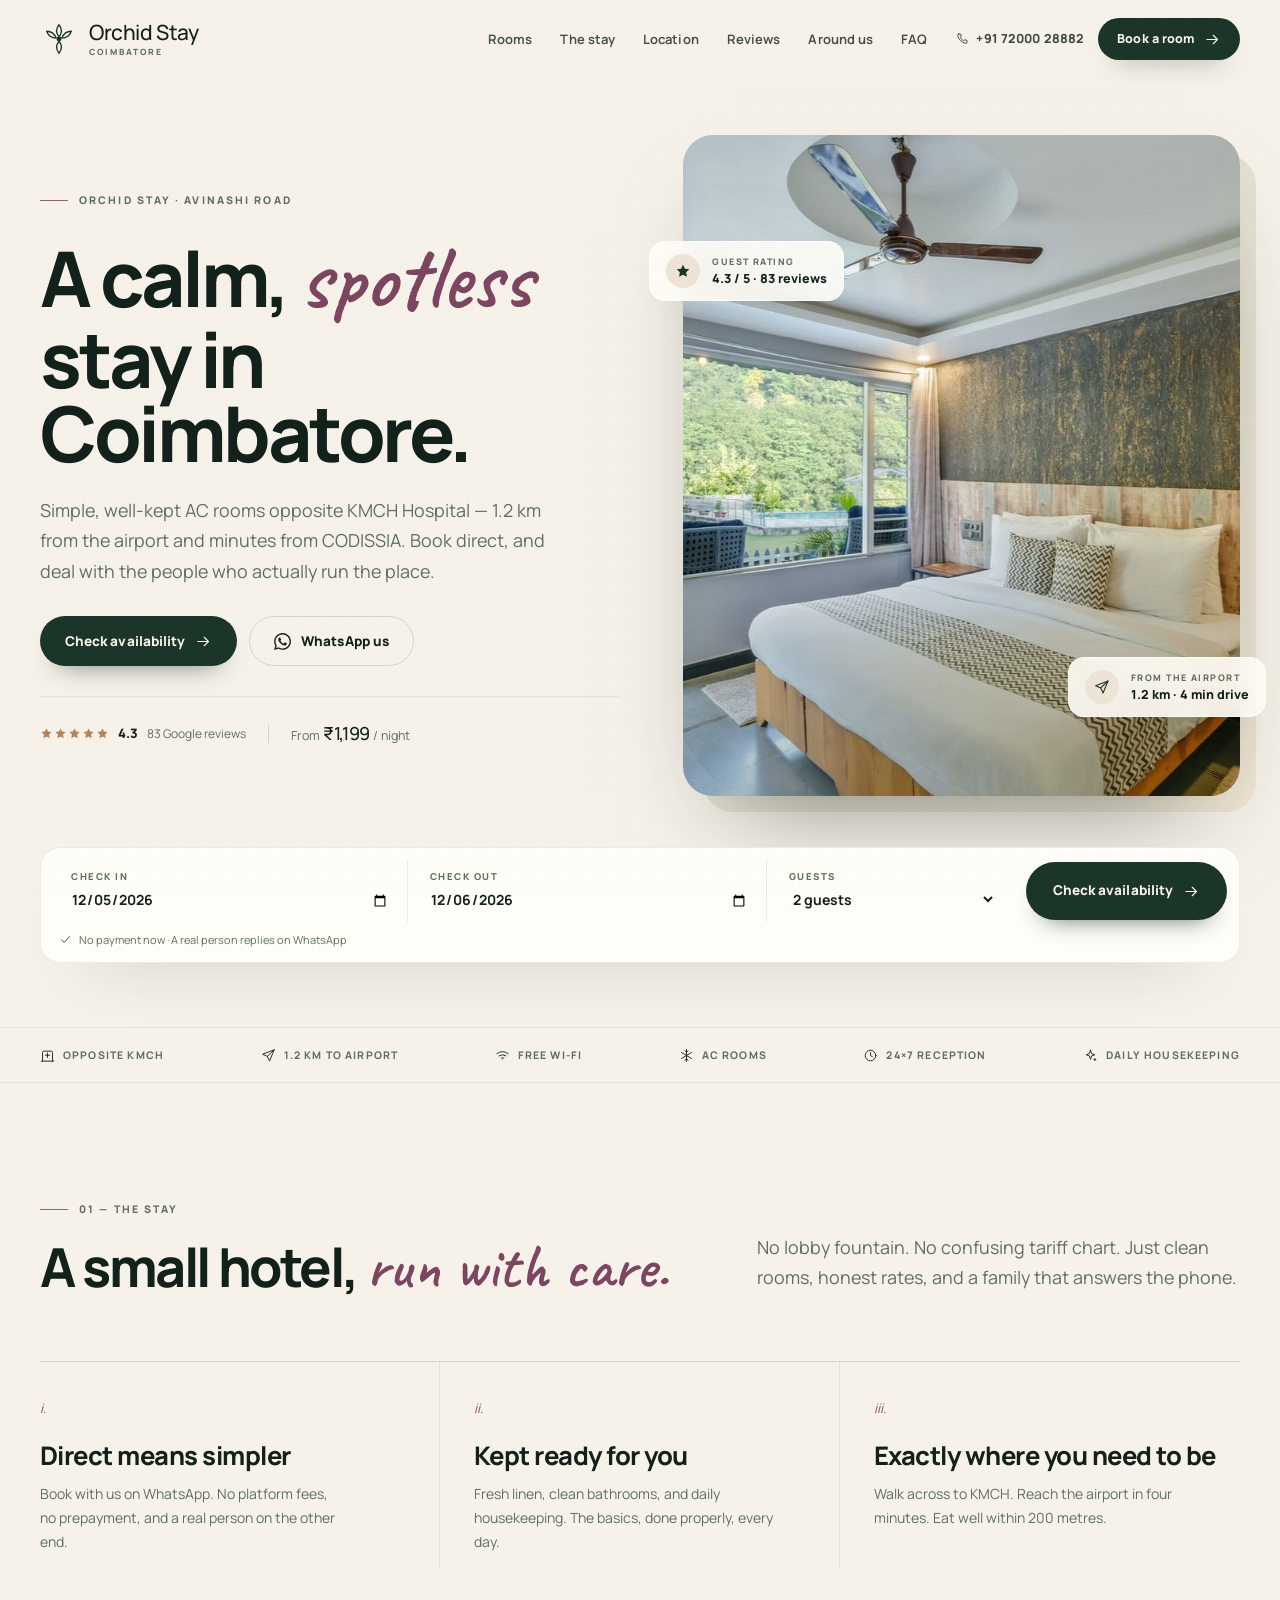
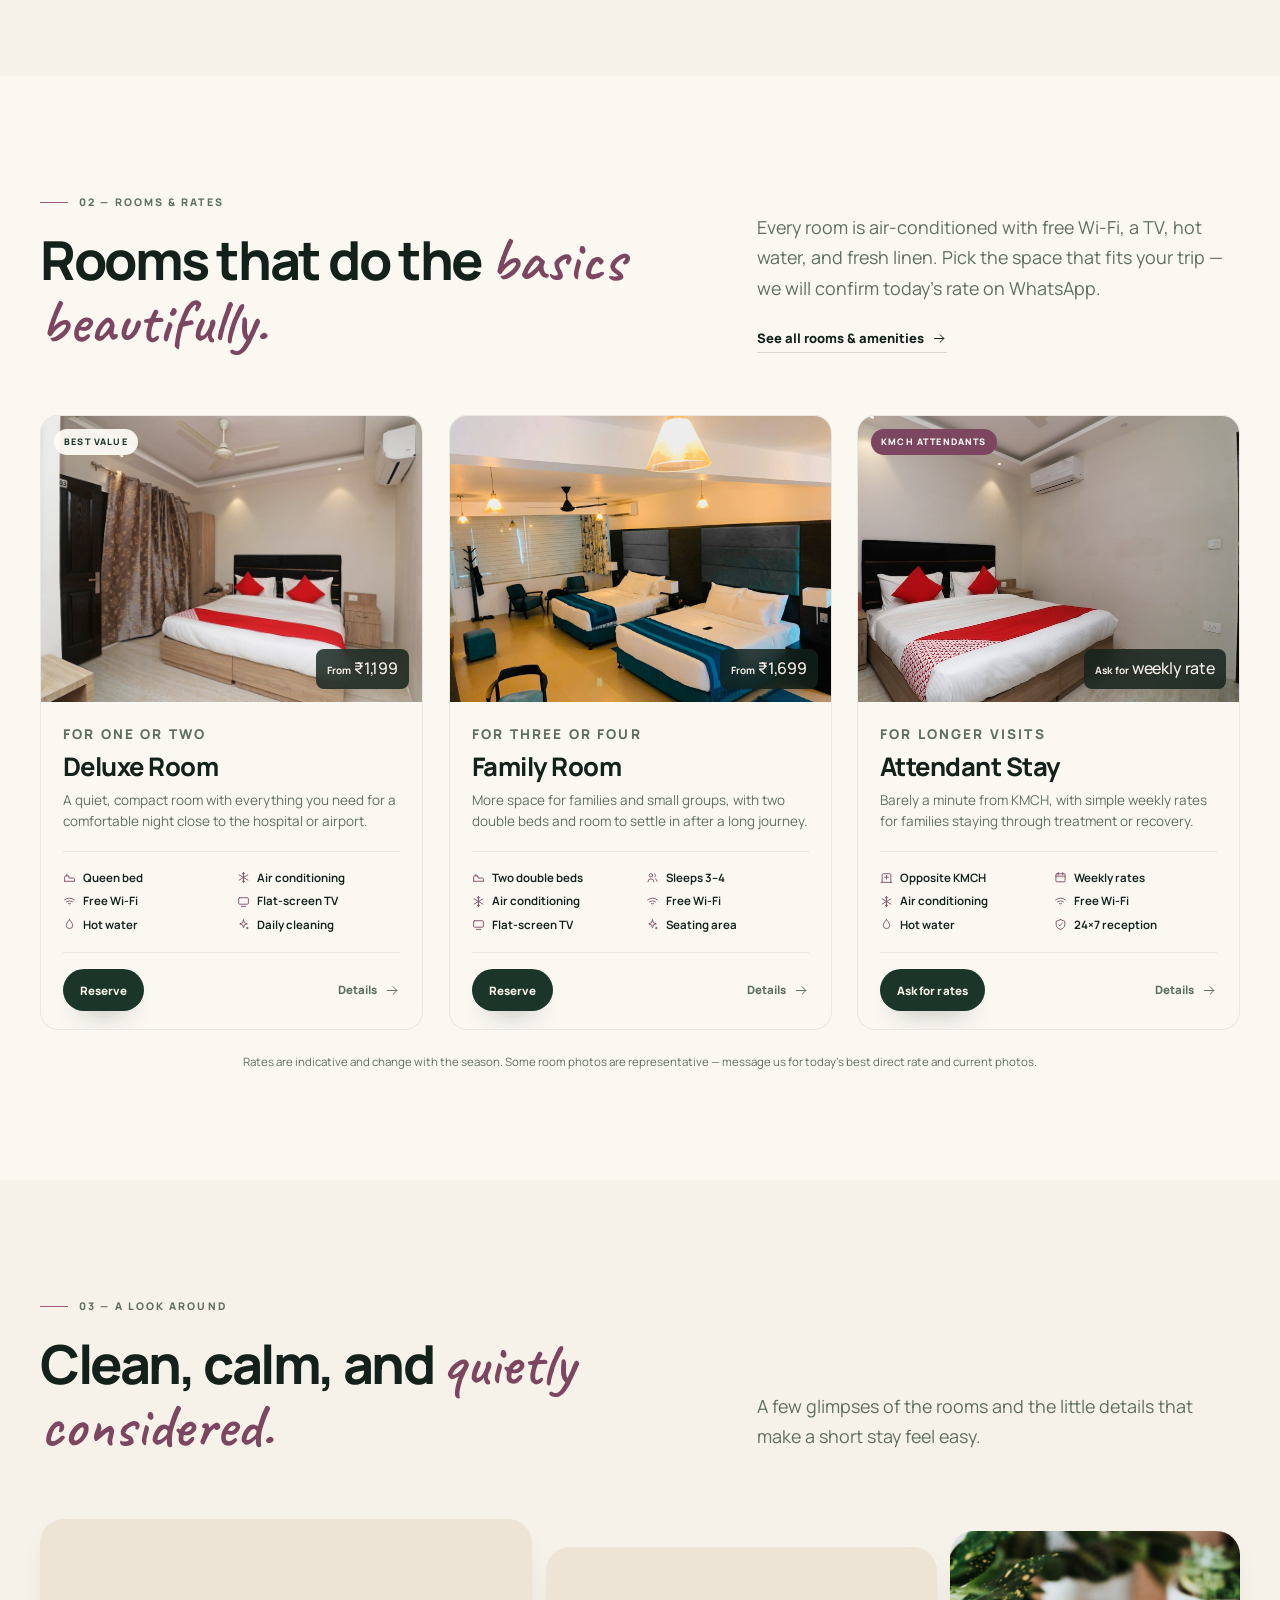
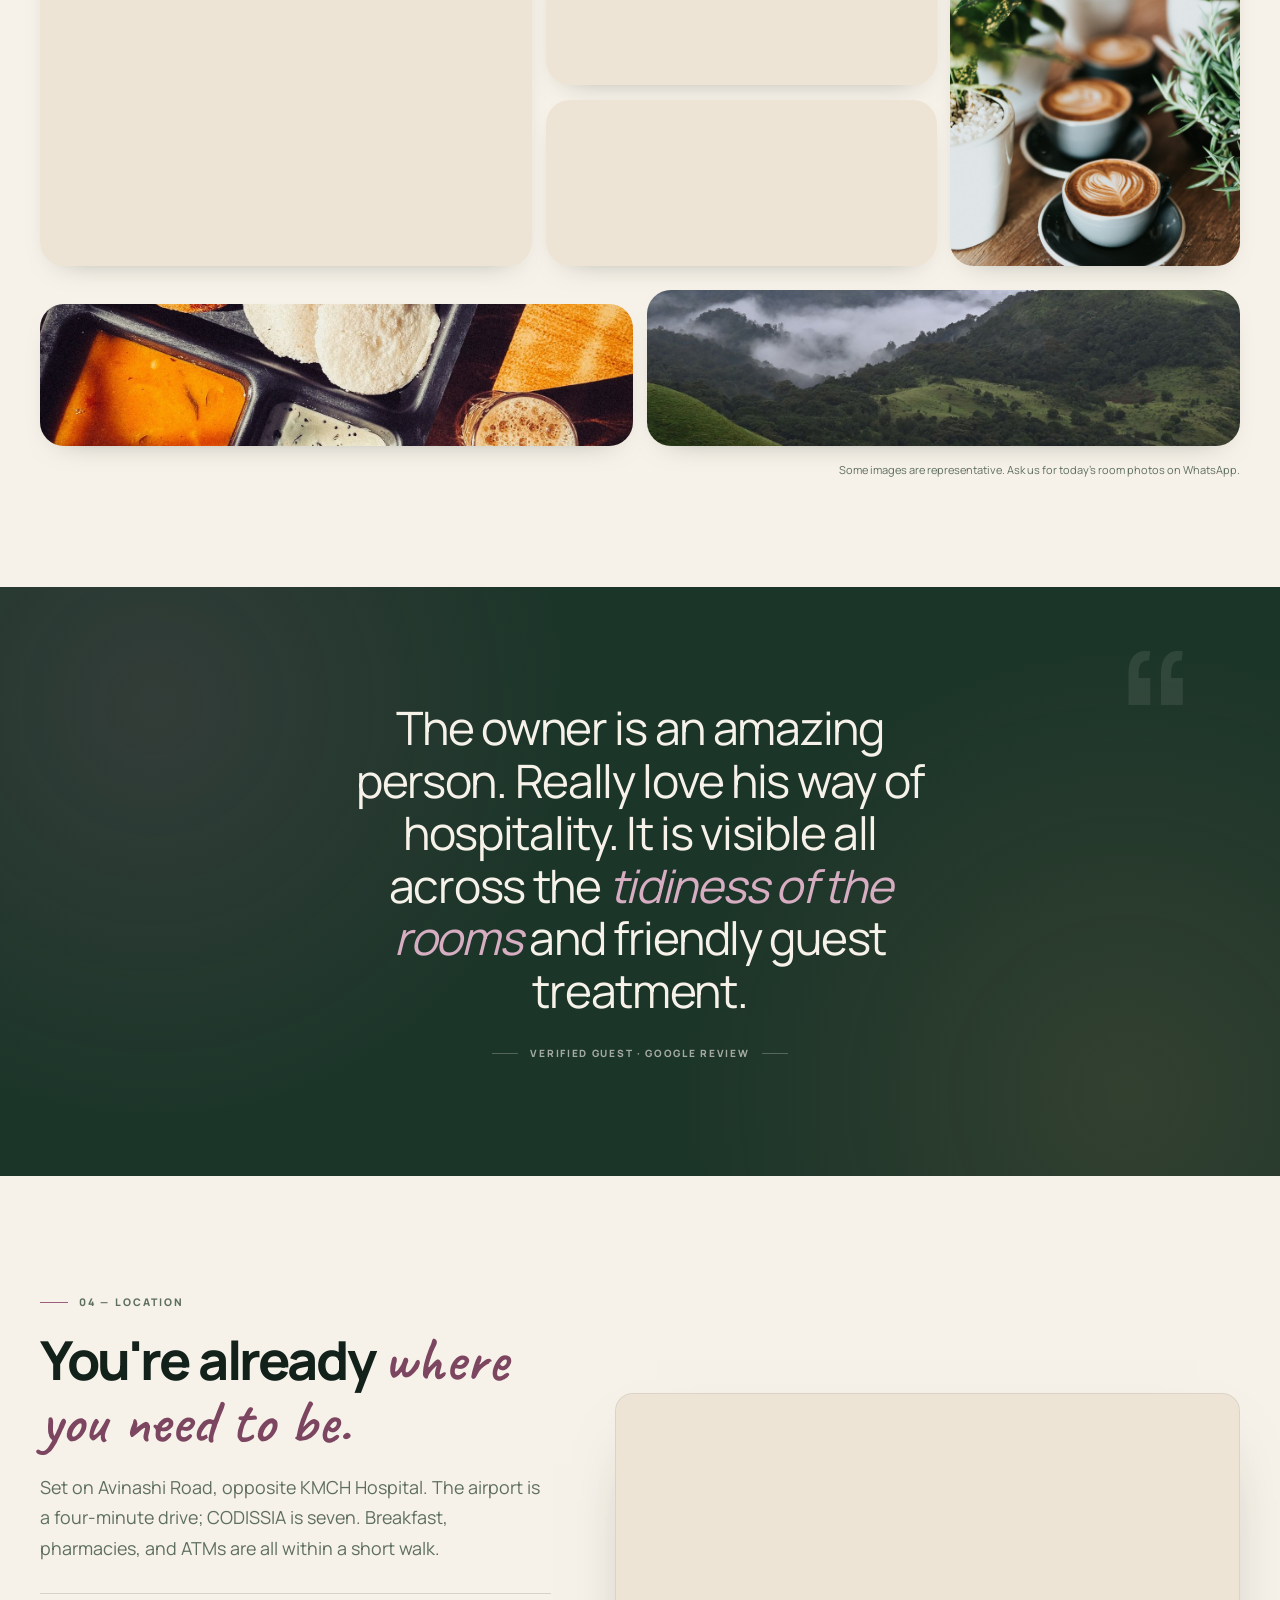
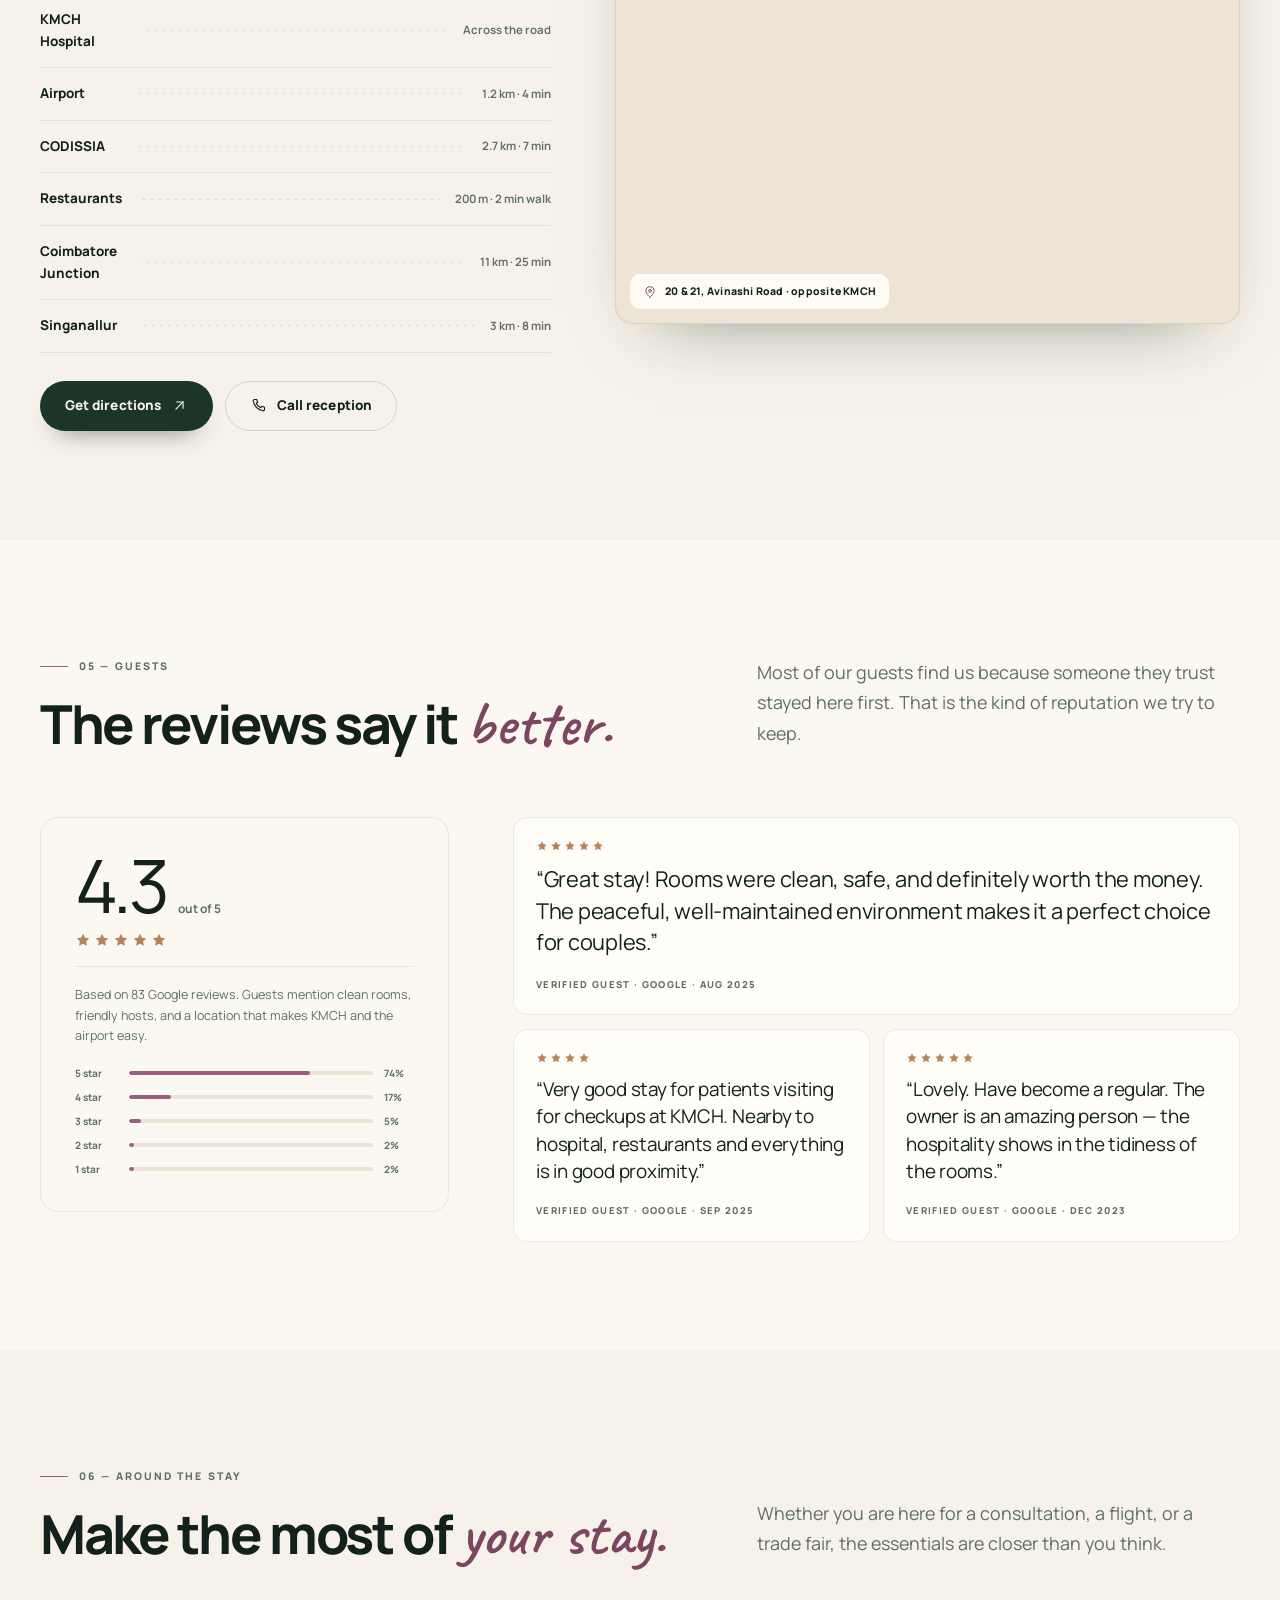
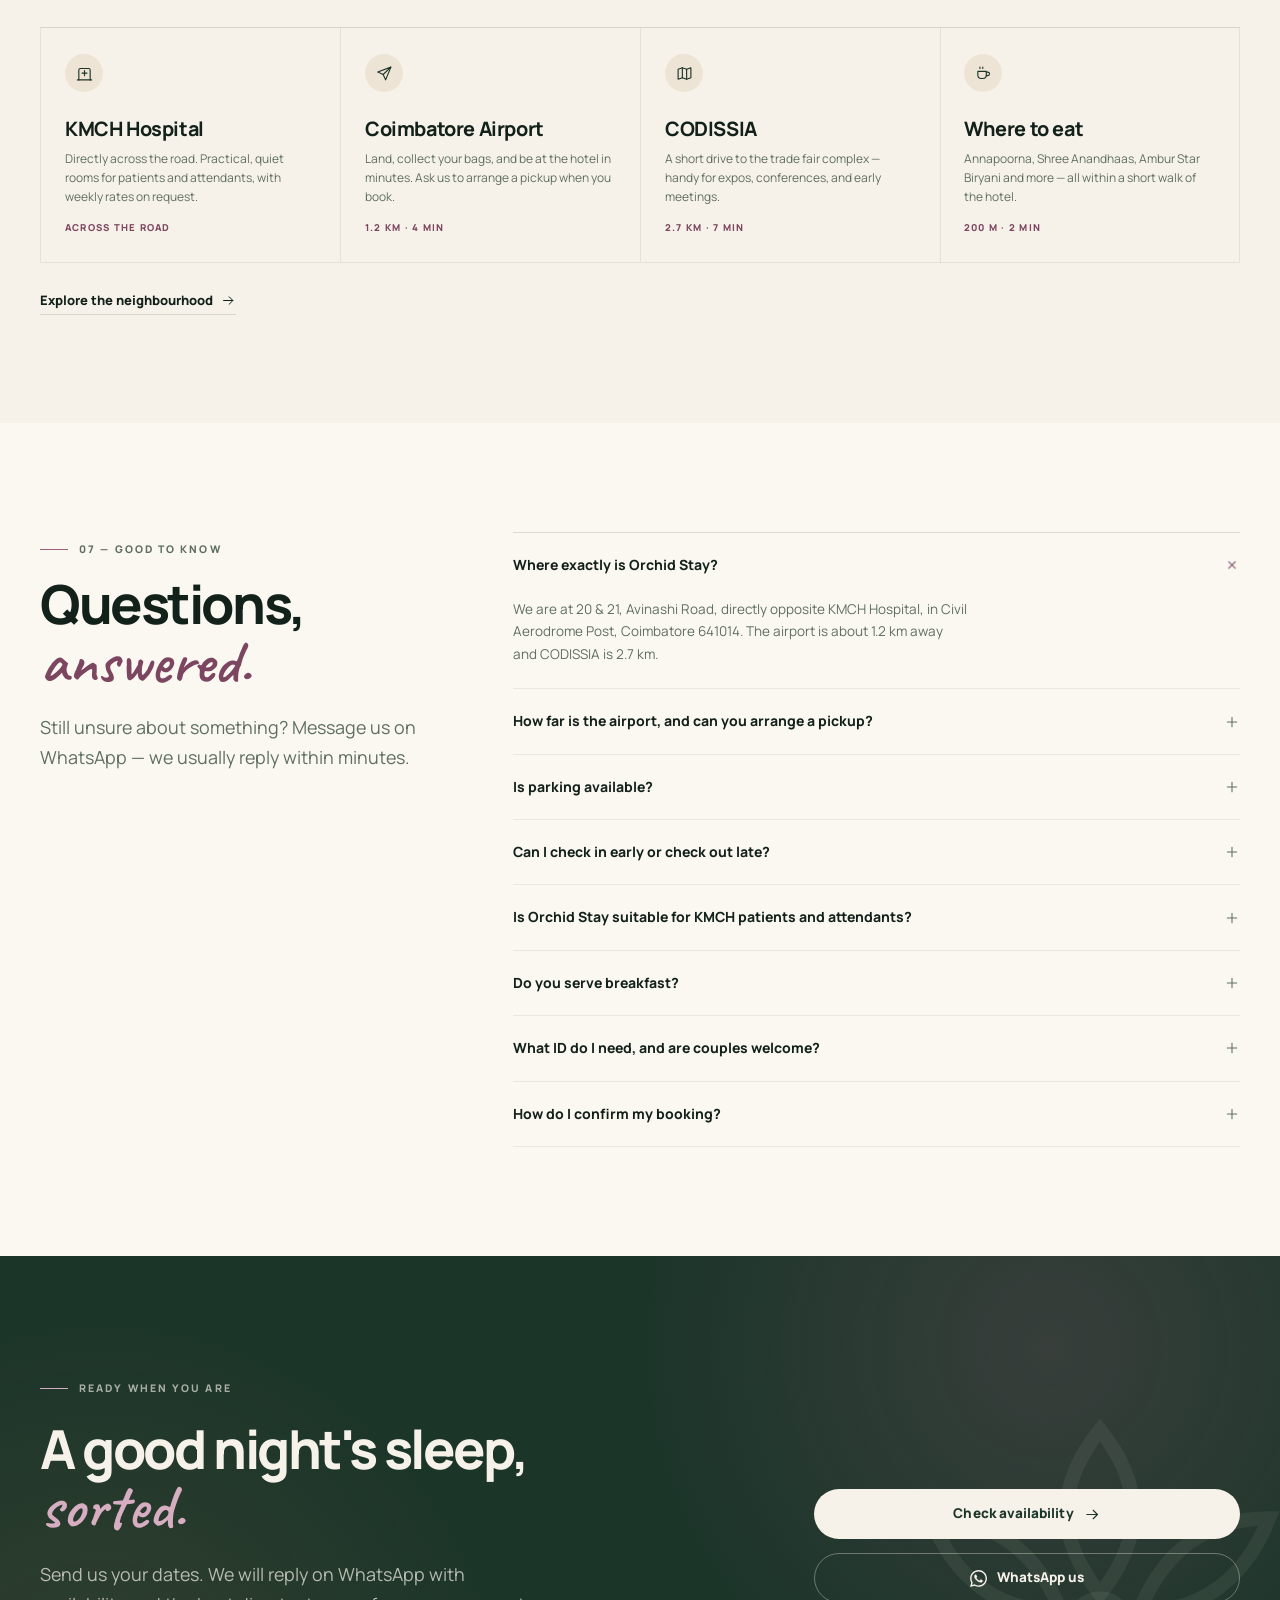
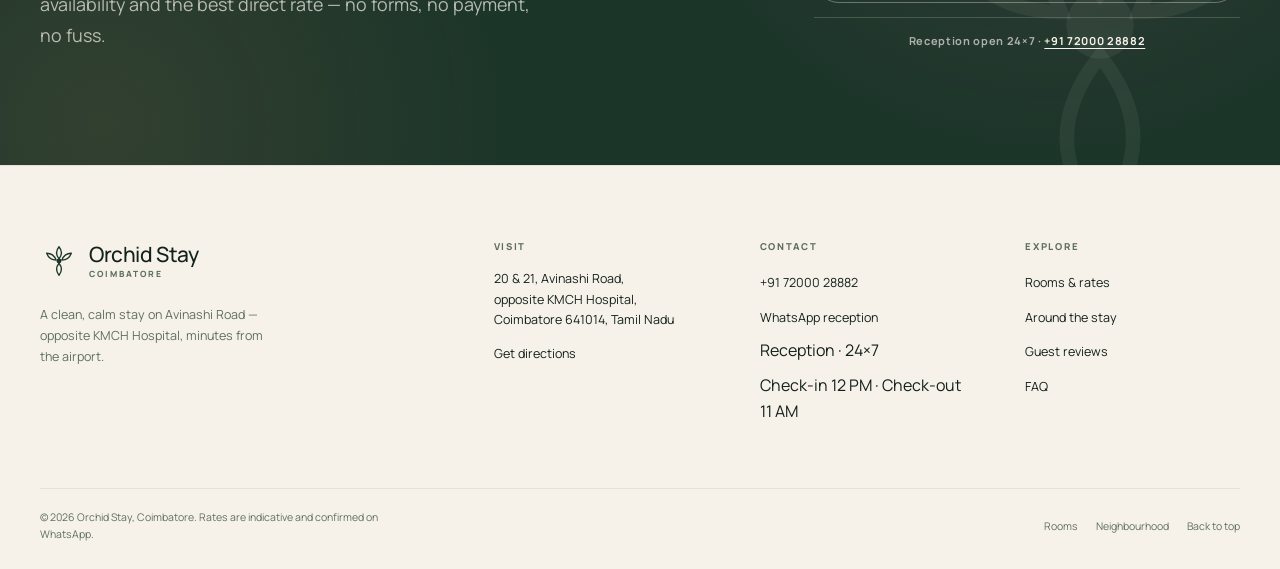
<file: index.html>
<!DOCTYPE html>
<html lang="en">
<head>
  <meta charset="utf-8">
  <meta name="viewport" content="width=device-width, initial-scale=1">
  <title>Orchid Stay Coimbatore | Rooms Opposite KMCH, 1.2 km from Airport</title>
  <meta name="description" content="Orchid Stay is a clean, calm budget hotel on Avinashi Road, Coimbatore — opposite KMCH Hospital, 1.2 km from Coimbatore International Airport and minutes from CODISSIA. Book direct on WhatsApp.">
  <meta name="theme-color" content="#1c3529">
  <link rel="canonical" href="https://orchidstay.in/">
  <meta name="robots" content="index, follow">
  <meta name="geo.region" content="IN-TN">
  <meta name="geo.placename" content="Coimbatore">
  <meta name="geo.position" content="11.041106;77.042745">
  <meta name="ICBM" content="11.041106, 77.042745">
  <link rel="icon" href="assets/favicon.svg" type="image/svg+xml">

  <meta property="og:type" content="website">
  <meta property="og:site_name" content="Orchid Stay Coimbatore">
  <meta property="og:title" content="Orchid Stay Coimbatore — A calm, spotless stay on Avinashi Road">
  <meta property="og:description" content="Clean AC rooms opposite KMCH, 1.2 km from the airport. Honest rates, friendly hosts, direct booking on WhatsApp.">
  <meta property="og:image" content="https://orchidstay.in/assets/img/05-room-c.jpg">
  <meta property="og:url" content="https://orchidstay.in/">
  <meta name="twitter:card" content="summary_large_image">

  <link rel="preconnect" href="https://fonts.googleapis.com">
  <link rel="preconnect" href="https://fonts.gstatic.com" crossorigin>
  <link href="https://fonts.googleapis.com/css2?family=Manrope:wght@300..800&family=Caveat:wght@600&display=swap" rel="stylesheet">
  <link rel="stylesheet" href="assets/css/styles.css">

  <script type="application/ld+json">
  {
    "@context": "https://schema.org",
    "@type": "Hotel",
    "name": "Orchid Stay",
    "description": "A clean, calm budget hotel on Avinashi Road, Coimbatore, opposite KMCH Hospital and 1.2 km from Coimbatore International Airport.",
    "url": "https://orchidstay.in/",
    "telephone": "+91-72000-28882",
    "priceRange": "₹1,199 – ₹1,699",
    "hasMap": "https://www.google.com/maps/search/?api=1&query=Orchid+Stay,+Avinashi+Road,+Coimbatore",
    "openingHoursSpecification": [
      {
        "@type": "OpeningHoursSpecification",
        "dayOfWeek": ["Monday", "Tuesday", "Wednesday", "Thursday", "Friday", "Saturday", "Sunday"],
        "opens": "00:00",
        "closes": "23:59"
      }
    ],
    "image": [
      "https://orchidstay.in/assets/img/05-room-c.jpg",
      "https://orchidstay.in/assets/img/real-01.jpg",
      "https://orchidstay.in/assets/img/15-corridor.jpg"
    ],
    "address": {
      "@type": "PostalAddress",
      "streetAddress": "20 & 21, Avinashi Road, opposite KMCH Hospital, TNHB Colony, Poongothai Nagar, Civil Aerodrome Post",
      "addressLocality": "Coimbatore",
      "addressRegion": "Tamil Nadu",
      "postalCode": "641014",
      "addressCountry": "IN"
    },
    "geo": {
      "@type": "GeoCoordinates",
      "latitude": 11.041106,
      "longitude": 77.042745
    },
    "checkinTime": "12:00",
    "checkoutTime": "11:00",
    "petsAllowed": false,
    "amenityFeature": [
      { "@type": "LocationFeatureSpecification", "name": "Free Wi-Fi", "value": true },
      { "@type": "LocationFeatureSpecification", "name": "Air conditioning", "value": true },
      { "@type": "LocationFeatureSpecification", "name": "Parking", "value": true },
      { "@type": "LocationFeatureSpecification", "name": "24-hour reception", "value": true },
      { "@type": "LocationFeatureSpecification", "name": "Daily housekeeping", "value": true },
      { "@type": "LocationFeatureSpecification", "name": "Airport shuttle on request", "value": true }
    ],
    "aggregateRating": {
      "@type": "AggregateRating",
      "ratingValue": "4.3",
      "reviewCount": "83",
      "bestRating": "5"
    },
    "review": [
      {
        "@type": "Review",
        "author": { "@type": "Person", "name": "Verified guest" },
        "reviewRating": { "@type": "Rating", "ratingValue": "5", "bestRating": "5" },
        "reviewBody": "Great stay! Rooms were clean, safe, and definitely worth the money. The peaceful, well-maintained environment makes it a perfect choice for couples."
      },
      {
        "@type": "Review",
        "author": { "@type": "Person", "name": "Verified guest" },
        "reviewRating": { "@type": "Rating", "ratingValue": "4", "bestRating": "5" },
        "reviewBody": "Very good stay for patients visiting for checkups at KMCH. Nearby to hospital, restaurants and everything is in good proximity."
      }
    ]
  }
  </script>

  <script type="application/ld+json">
  {
    "@context": "https://schema.org",
    "@type": "FAQPage",
    "mainEntity": [
      { "@type": "Question", "name": "Where exactly is Orchid Stay?", "acceptedAnswer": { "@type": "Answer", "text": "We are at 20 & 21, Avinashi Road, directly opposite KMCH Hospital, in Civil Aerodrome Post, Coimbatore 641014. The airport is about 1.2 km away and CODISSIA is 2.7 km." } },
      { "@type": "Question", "name": "How far is the airport, and can you arrange a pickup?", "acceptedAnswer": { "@type": "Answer", "text": "Coimbatore International Airport is roughly 1.2 km away — about four minutes by car. Tell us your flight details when you book and we will help arrange a pickup." } },
      { "@type": "Question", "name": "Is parking available?", "acceptedAnswer": { "@type": "Answer", "text": "On-site parking is limited. Let us know in advance if you are arriving by car and we will do our best to reserve a spot for you. There is also space on the street nearby." } },
      { "@type": "Question", "name": "Can I check in early or check out late?", "acceptedAnswer": { "@type": "Answer", "text": "Standard check-in is 12:00 PM and check-out is 11:00 AM. Early check-in and late check-out are often possible depending on the day — message us and we will try to accommodate you." } },
      { "@type": "Question", "name": "Is Orchid Stay suitable for KMCH patients and attendants?", "acceptedAnswer": { "@type": "Answer", "text": "Yes. We are directly opposite KMCH, which makes early appointments and long days much easier. Ask about weekly rates for attendants, and let us know if you need a quieter room away from the road." } },
      { "@type": "Question", "name": "Do you serve breakfast?", "acceptedAnswer": { "@type": "Answer", "text": "We do not have a restaurant on-site, but Annapoorna, Shree Anandhaas, Ambur Star Biryani and several local messes are within a two-minute walk. Tea and coffee are easy to find nearby." } },
      { "@type": "Question", "name": "What ID do I need, and are couples welcome?", "acceptedAnswer": { "@type": "Answer", "text": "Couples are welcome. Please carry a valid government-issued photo ID for every adult guest. PAN cards are not accepted as ID proof." } },
      { "@type": "Question", "name": "How do I confirm my booking?", "acceptedAnswer": { "@type": "Answer", "text": "Send us your dates on WhatsApp or call reception. We will confirm availability and the rate directly. No payment is taken online; payment is made at check-in." } }
    ]
  }
  </script>
</head>
<body>
  <a class="skip-link" href="#main">Skip to content</a>

  <noscript>
    <div class="noscript">JavaScript is off. You can still book by calling <a href="tel:+917200028882">+91 72000 28882</a> or messaging us on <a href="https://wa.me/917200028882">WhatsApp</a>.</div>
  </noscript>

  <!-- SVG icon sprite -->
  <svg width="0" height="0" style="position:absolute" aria-hidden="true" focusable="false">
    <defs>
      <symbol id="i-orchid" viewBox="0 0 40 40">
        <path d="M20 5c3.4 4.2 3.4 8.4 0 12.6C16.6 13.4 16.6 9.2 20 5Z"/>
        <path d="M20 22.4c3.4 4.2 3.4 8.4 0 12.6-3.4-4.2-3.4-8.4 0-12.6Z"/>
        <path d="M7 11.8c4.8 0 8.2 2.6 10 7.2-4.8 0-8.2-2.6-10-7.2Z"/>
        <path d="M33 11.8c-4.8 0-8.2 2.6-10 7.2 4.8 0 8.2-2.6 10-7.2Z"/>
        <circle cx="20" cy="20" r="2.6" fill="currentColor" stroke="none"/>
      </symbol>
      <symbol id="i-arrow" viewBox="0 0 24 24"><path d="M4 12h15"/><path d="m13 6 6 6-6 6"/></symbol>
      <symbol id="i-arrow-up" viewBox="0 0 24 24"><path d="M7 17 17 7"/><path d="M8 7h9v9"/></symbol>
      <symbol id="i-star" viewBox="0 0 24 24"><path d="m12 2.6 2.9 5.9 6.5.95-4.7 4.6 1.1 6.5-5.8-3.05-5.8 3.05 1.1-6.5-4.7-4.6 6.5-.95L12 2.6Z"/></symbol>
      <symbol id="i-wifi" viewBox="0 0 24 24"><path d="M3 9a15 15 0 0 1 18 0"/><path d="M6.5 12.5a10 10 0 0 1 11 0"/><path d="M10 16a5 5 0 0 1 4 0"/><circle cx="12" cy="19" r=".7" fill="currentColor" stroke="none"/></symbol>
      <symbol id="i-snow" viewBox="0 0 24 24"><path d="M12 2.5v19M4 7.2l16 9.6M20 7.2 4 16.8"/><path d="m9.5 4.5 2.5 2 2.5-2M9.5 19.5l2.5-2 2.5 2"/></symbol>
      <symbol id="i-plane" viewBox="0 0 24 24"><path d="m21 3-7.4 18-3.5-7.6L2.5 10 21 3Z"/><path d="M10.1 13.4 21 3"/></symbol>
      <symbol id="i-hospital" viewBox="0 0 24 24"><path d="M4 21V7a2 2 0 0 1 2-2h12a2 2 0 0 1 2 2v14"/><path d="M2 21h20"/><path d="M12 8v7M8.5 11.5h7"/></symbol>
      <symbol id="i-shield" viewBox="0 0 24 24"><path d="M12 3 20 6v6c0 4.6-3.4 7.8-8 9-4.6-1.2-8-4.4-8-9V6l8-3Z"/><path d="m8.5 12 2.3 2.3 4.7-4.7"/></symbol>
      <symbol id="i-clock" viewBox="0 0 24 24"><circle cx="12" cy="12" r="8.5"/><path d="M12 7.5V12l3 2"/></symbol>
      <symbol id="i-car" viewBox="0 0 24 24"><path d="M4 16.5v-3l1.9-4.3A2 2 0 0 1 7.7 8h8.6a2 2 0 0 1 1.8 1.2L20 13.5v3"/><path d="M4 16.5h16M6.5 16.5V19M17.5 16.5V19"/><circle cx="7.6" cy="13.8" r=".9"/><circle cx="16.4" cy="13.8" r=".9"/></symbol>
      <symbol id="i-coffee" viewBox="0 0 24 24"><path d="M4 9h12v5a5 5 0 0 1-5 5H9a5 5 0 0 1-5-5V9Z"/><path d="M16 10h2a2.5 2.5 0 0 1 0 5h-2"/><path d="M7 3v2M11 3v2"/></symbol>
      <symbol id="i-pin" viewBox="0 0 24 24"><path d="M12 21s7-5.6 7-11a7 7 0 1 0-14 0c0 5.4 7 11 7 11Z"/><circle cx="12" cy="10" r="2.4"/></symbol>
      <symbol id="i-phone" viewBox="0 0 24 24"><path d="M6.5 3.5h3l1.4 4-2 1.4a13 13 0 0 0 6.2 6.2l1.4-2 4 1.4v3a2 2 0 0 1-2.2 2A18.5 18.5 0 0 1 4.5 5.7a2 2 0 0 1 2-2.2Z"/></symbol>
      <symbol id="i-whatsapp" viewBox="0 0 24 24"><path d="M17.47 14.38c-.3-.15-1.76-.87-2.03-.97-.27-.1-.47-.15-.67.15-.2.3-.77.97-.94 1.16-.17.2-.35.22-.64.08-.3-.15-1.26-.46-2.4-1.48-.88-.79-1.48-1.76-1.65-2.06-.17-.3-.02-.46.13-.6.13-.14.3-.35.45-.52.15-.18.2-.3.3-.5.1-.2.05-.37-.03-.52-.07-.15-.67-1.61-.92-2.2-.24-.58-.49-.5-.67-.51h-.57c-.2 0-.52.07-.8.37-.27.3-1.03 1.02-1.03 2.48 0 1.46 1.06 2.87 1.21 3.07.15.2 2.1 3.2 5.08 4.49.7.3 1.26.49 1.69.62.71.23 1.36.2 1.87.12.57-.09 1.76-.72 2-1.41.25-.7.25-1.29.18-1.42-.08-.12-.28-.2-.57-.34M12.05 21.8h-.01a9.87 9.87 0 0 1-5.03-1.38l-.36-.21-3.74.98 1-3.65-.24-.37a9.86 9.86 0 0 1-1.51-5.26c0-5.45 4.44-9.88 9.89-9.88 2.64 0 5.12 1.03 6.99 2.9a9.82 9.82 0 0 1 2.89 6.99c0 5.45-4.44 9.88-9.88 9.88m8.41-18.3A11.82 11.82 0 0 0 12.05 0C5.5 0 .16 5.34.16 11.9c0 2.1.55 4.14 1.59 5.94L.06 24l6.3-1.65a11.88 11.88 0 0 0 5.68 1.45h.01c6.55 0 11.89-5.33 11.89-11.89 0-3.18-1.24-6.17-3.48-8.41"/></symbol>
      <symbol id="i-check" viewBox="0 0 24 24"><path d="m4.5 12.5 5 5 10-11"/></symbol>
      <symbol id="i-plus" viewBox="0 0 24 24"><path d="M12 5v14M5 12h14"/></symbol>
      <symbol id="i-menu" viewBox="0 0 24 24"><path d="M3.5 7h17M3.5 12h17M3.5 17h17"/></symbol>
      <symbol id="i-close" viewBox="0 0 24 24"><path d="m5 5 14 14M19 5 5 19"/></symbol>
      <symbol id="i-bed" viewBox="0 0 24 24"><path d="M3 19v-8a2 2 0 0 1 2-2h6v4h8a2 2 0 0 1 2 2v4"/><path d="M3 19h18"/><path d="M7 9V6"/></symbol>
      <symbol id="i-users" viewBox="0 0 24 24"><circle cx="9" cy="8" r="3.2"/><path d="M3.5 20a5.5 5.5 0 0 1 11 0"/><path d="M16 5.4a3 3 0 0 1 0 5.4"/><path d="M17.5 14.4A5.2 5.2 0 0 1 20.5 19"/></symbol>
      <symbol id="i-sparkle" viewBox="0 0 24 24"><path d="M12 3.5 13.8 9 19 10.8 13.8 12.6 12 18.1 10.2 12.6 5 10.8 10.2 9 12 3.5Z"/><path d="M19 17v3M17.5 18.5h3"/></symbol>
      <symbol id="i-chevron-left" viewBox="0 0 24 24"><path d="m14.5 6-6 6 6 6"/></symbol>
      <symbol id="i-chevron-right" viewBox="0 0 24 24"><path d="m9.5 6 6 6-6 6"/></symbol>
      <symbol id="i-key" viewBox="0 0 24 24"><circle cx="8" cy="8" r="4"/><path d="m11 11 8 8M16.5 16.5 19 14M14 14l2-2"/></symbol>
      <symbol id="i-tv" viewBox="0 0 24 24"><rect x="3" y="5" width="18" height="12" rx="2"/><path d="M8 21h8"/></symbol>
      <symbol id="i-water" viewBox="0 0 24 24"><path d="M12 3s6 6.5 6 10.5a6 6 0 0 1-12 0C6 9.5 12 3 12 3Z"/></symbol>
      <symbol id="i-map" viewBox="0 0 24 24"><path d="m9 4 6 2 6-2v14l-6 2-6-2-6 2V6l6-2Z"/><path d="M9 4v14M15 6v14"/></symbol>
      <symbol id="i-calendar" viewBox="0 0 24 24"><rect x="3.5" y="5" width="17" height="15" rx="2"/><path d="M8 3v4M16 3v4M3.5 9.5h17"/></symbol>
      <symbol id="i-train" viewBox="0 0 24 24"><rect x="5" y="3.5" width="14" height="14" rx="3"/><path d="M5 11h14M9 21l2-3.5M15 21l-2-3.5"/><circle cx="9" cy="14" r=".7" fill="currentColor" stroke="none"/><circle cx="15" cy="14" r=".7" fill="currentColor" stroke="none"/></symbol>
    </defs>
  </svg>

  <header class="site-header" data-header>
    <div class="wrap header-inner">
      <a class="brand" href="index.html" aria-label="Orchid Stay, Coimbatore — home">
        <svg class="brand-mark" aria-hidden="true"><use href="#i-orchid"/></svg>
        <span class="brand-text">
          <span class="brand-name">Orchid Stay</span>
          <span class="brand-place">Coimbatore</span>
        </span>
      </a>

      <nav class="nav" aria-label="Primary">
        <a href="#rooms">Rooms</a>
        <a href="#stay">The stay</a>
        <a href="#location">Location</a>
        <a href="#reviews">Reviews</a>
        <a href="explore.html">Around us</a>
        <a href="#faq">FAQ</a>
      </nav>

      <div class="header-actions">
        <a class="header-phone" href="tel:+917200028882">
          <svg class="icon" aria-hidden="true"><use href="#i-phone"/></svg>
          +91&nbsp;72000&nbsp;28882
        </a>
        <button class="btn btn--primary btn--sm" type="button" data-open-booking>
          Book a room
          <svg class="icon icon--arrow" aria-hidden="true"><use href="#i-arrow"/></svg>
        </button>
        <button class="menu-toggle" type="button" aria-expanded="false" aria-controls="mobile-nav" aria-label="Open menu" data-menu-toggle>
          <svg class="icon" aria-hidden="true"><use href="#i-menu"/></svg>
        </button>
      </div>
    </div>

    <div class="mobile-nav" id="mobile-nav">
      <ul>
        <li><a href="#rooms">Rooms <svg class="icon" aria-hidden="true"><use href="#i-arrow-up"/></svg></a></li>
        <li><a href="#stay">The stay <svg class="icon" aria-hidden="true"><use href="#i-arrow-up"/></svg></a></li>
        <li><a href="#location">Location <svg class="icon" aria-hidden="true"><use href="#i-arrow-up"/></svg></a></li>
        <li><a href="#reviews">Reviews <svg class="icon" aria-hidden="true"><use href="#i-arrow-up"/></svg></a></li>
        <li><a href="explore.html">Around us <svg class="icon" aria-hidden="true"><use href="#i-arrow-up"/></svg></a></li>
        <li><a href="#faq">FAQ <svg class="icon" aria-hidden="true"><use href="#i-arrow-up"/></svg></a></li>
      </ul>
      <button class="btn btn--primary" type="button" data-open-booking>Check availability</button>
      <a class="btn btn--ghost" href="tel:+917200028882">Call +91&nbsp;72000&nbsp;28882</a>
    </div>
  </header>

  <main id="main">
    <!-- ============================ HERO ============================ -->
    <section class="hero">
      <div class="wrap">
        <div class="hero-grid">
          <div class="hero-copy">
            <p class="eyebrow">Orchid Stay · Avinashi Road</p>
            <h1>A calm, <em>spotless</em> stay in Coimbatore.</h1>
            <p class="lead">Simple, well-kept AC rooms opposite KMCH Hospital — 1.2 km from the airport and minutes from CODISSIA. Book direct, and deal with the people who actually run the place.</p>

            <div class="hero-actions">
              <button class="btn btn--primary" type="button" data-open-booking>
                Check availability
                <svg class="icon icon--arrow" aria-hidden="true"><use href="#i-arrow"/></svg>
              </button>
              <a class="btn btn--ghost" href="https://wa.me/917200028882?text=Hi%20Orchid%20Stay%2C%20I%27d%20like%20to%20check%20availability." target="_blank" rel="noopener">
                <svg class="icon icon--fill" aria-hidden="true"><use href="#i-whatsapp"/></svg>
                WhatsApp us
              </a>
            </div>

            <div class="hero-proof">
              <div class="rating-inline">
                <span class="stars" aria-hidden="true">
                  <svg class="icon icon--fill" width="13" height="13"><use href="#i-star"/></svg>
                  <svg class="icon icon--fill" width="13" height="13"><use href="#i-star"/></svg>
                  <svg class="icon icon--fill" width="13" height="13"><use href="#i-star"/></svg>
                  <svg class="icon icon--fill" width="13" height="13"><use href="#i-star"/></svg>
                  <svg class="icon icon--fill" width="13" height="13"><use href="#i-star"/></svg>
                </span>
                <strong>4.3</strong>
                <span>83 Google reviews</span>
              </div>
              <span class="divider" aria-hidden="true"></span>
              <p class="price-inline">From <strong>₹1,199</strong> / night</p>
            </div>
          </div>

          <figure class="hero-figure">
            <div class="hero-outline" aria-hidden="true"></div>
            <div class="hero-frame">
              <img src="assets/img/05-room-c.jpg" alt="A tidy, well-lit hotel room with a comfortable double bed and clean, simple finish" width="1200" height="900" fetchpriority="high" decoding="async" data-parallax="0.06">
            </div>

            <div class="float-card float-card--rating">
              <span class="fc-icon"><svg class="icon icon--fill" aria-hidden="true"><use href="#i-star"/></svg></span>
              <span>
                <span class="fc-label">Guest rating</span>
                <span class="fc-value">4.3 / 5 · 83 reviews</span>
              </span>
            </div>

            <div class="float-card float-card--airport">
              <span class="fc-icon"><svg class="icon" aria-hidden="true"><use href="#i-plane"/></svg></span>
              <span>
                <span class="fc-label">From the airport</span>
                <span class="fc-value">1.2 km · 4 min drive</span>
              </span>
            </div>
          </figure>
        </div>

        <div class="booking-shell" id="book">
          <div class="booking-bar">
            <form class="booking-form" data-booking-form novalidate>
              <div class="bfield">
                <label for="checkin">Check in</label>
                <input type="date" id="checkin" name="checkin" required>
              </div>
              <div class="bfield">
                <label for="checkout">Check out</label>
                <input type="date" id="checkout" name="checkout" required>
              </div>
              <div class="bfield">
                <label for="guests">Guests</label>
                <select id="guests" name="guests">
                  <option value="1">1 guest</option>
                  <option value="2" selected>2 guests</option>
                  <option value="3">3 guests</option>
                  <option value="4">4 guests</option>
                  <option value="5+">5+ guests</option>
                </select>
              </div>
              <button class="btn btn--primary" type="submit">
                Check availability
                <svg class="icon icon--arrow" aria-hidden="true"><use href="#i-arrow"/></svg>
              </button>
            </form>
            <p class="booking-note">
              <svg class="icon" aria-hidden="true"><use href="#i-check"/></svg>
              No payment now · A real person replies on WhatsApp
            </p>
          </div>
        </div>
      </div>
    </section>

    <!-- ============================ TRUST STRIP ============================ -->
    <div class="trust-strip">
      <div class="wrap trust-inner" role="group" aria-label="At a glance" tabindex="0">
        <span class="trust-item"><svg class="icon" aria-hidden="true"><use href="#i-hospital"/></svg> Opposite KMCH</span>
        <span class="trust-item"><svg class="icon" aria-hidden="true"><use href="#i-plane"/></svg> 1.2 km to airport</span>
        <span class="trust-item"><svg class="icon" aria-hidden="true"><use href="#i-wifi"/></svg> Free Wi-Fi</span>
        <span class="trust-item"><svg class="icon" aria-hidden="true"><use href="#i-snow"/></svg> AC rooms</span>
        <span class="trust-item"><svg class="icon" aria-hidden="true"><use href="#i-clock"/></svg> 24×7 reception</span>
        <span class="trust-item"><svg class="icon" aria-hidden="true"><use href="#i-sparkle"/></svg> Daily housekeeping</span>
      </div>
    </div>

    <!-- ============================ WHY ============================ -->
    <section class="section" id="stay">
      <div class="wrap">
        <div class="section-head">
          <div data-reveal>
            <p class="eyebrow">01 — The stay</p>
            <h2>A small hotel, <em>run with care.</em></h2>
          </div>
          <p class="lead" data-reveal data-delay="80">No lobby fountain. No confusing tariff chart. Just clean rooms, honest rates, and a family that answers the phone.</p>
        </div>

        <div class="principles">
          <article class="principle" data-reveal>
            <span class="principle-num">i.</span>
            <h3>Direct means simpler</h3>
            <p>Book with us on WhatsApp. No platform fees, no prepayment, and a real person on the other end.</p>
          </article>
          <article class="principle" data-reveal data-delay="80">
            <span class="principle-num">ii.</span>
            <h3>Kept ready for you</h3>
            <p>Fresh linen, clean bathrooms, and daily housekeeping. The basics, done properly, every day.</p>
          </article>
          <article class="principle" data-reveal data-delay="160">
            <span class="principle-num">iii.</span>
            <h3>Exactly where you need to be</h3>
            <p>Walk across to KMCH. Reach the airport in four minutes. Eat well within 200 metres.</p>
          </article>
        </div>
      </div>
    </section>

    <!-- ============================ ROOMS ============================ -->
    <section class="section section--ivory2" id="rooms">
      <div class="wrap">
        <div class="section-head">
          <div data-reveal>
            <p class="eyebrow">02 — Rooms &amp; rates</p>
            <h2>Rooms that do the <em>basics beautifully.</em></h2>
          </div>
          <div data-reveal data-delay="80">
            <p class="lead">Every room is air-conditioned with free Wi-Fi, a TV, hot water, and fresh linen. Pick the space that fits your trip — we will confirm today's rate on WhatsApp.</p>
            <p style="margin-top:16px"><a class="link-arrow" href="rooms.html">See all rooms &amp; amenities <svg class="icon" aria-hidden="true"><use href="#i-arrow"/></svg></a></p>
          </div>
        </div>

        <div class="rooms-grid">
          <article class="room-card" data-reveal>
            <div class="room-media">
              <span class="room-badge">Best value</span>
              <img src="assets/img/real-01.jpg" alt="Deluxe room at Orchid Stay with a double bed, AC, wardrobe and warm lighting" width="960" height="640" loading="lazy" decoding="async">
              <span class="room-price">From <strong>₹1,199</strong></span>
            </div>
            <div class="room-body">
              <p class="room-kicker">For one or two</p>
              <h3>Deluxe Room</h3>
              <p>A quiet, compact room with everything you need for a comfortable night close to the hospital or airport.</p>
              <ul class="room-features">
                <li><svg class="icon" aria-hidden="true"><use href="#i-bed"/></svg> Queen bed</li>
                <li><svg class="icon" aria-hidden="true"><use href="#i-snow"/></svg> Air conditioning</li>
                <li><svg class="icon" aria-hidden="true"><use href="#i-wifi"/></svg> Free Wi-Fi</li>
                <li><svg class="icon" aria-hidden="true"><use href="#i-tv"/></svg> Flat-screen TV</li>
                <li><svg class="icon" aria-hidden="true"><use href="#i-water"/></svg> Hot water</li>
                <li><svg class="icon" aria-hidden="true"><use href="#i-sparkle"/></svg> Daily cleaning</li>
              </ul>
              <div class="room-foot">
                <button class="btn btn--primary" type="button" data-open-booking data-room="Deluxe Room">Reserve</button>
                <a class="link-arrow" href="rooms.html#deluxe">Details <svg class="icon" aria-hidden="true"><use href="#i-arrow"/></svg></a>
              </div>
            </div>
          </article>

          <article class="room-card" data-reveal data-delay="90">
            <div class="room-media">
              <img src="assets/img/15-corridor.jpg" alt="Family room at Orchid Stay with two double beds, AC and a seating area" width="1200" height="900" loading="lazy" decoding="async">
              <span class="room-price">From <strong>₹1,699</strong></span>
            </div>
            <div class="room-body">
              <p class="room-kicker">For three or four</p>
              <h3>Family Room</h3>
              <p>More space for families and small groups, with two double beds and room to settle in after a long journey.</p>
              <ul class="room-features">
                <li><svg class="icon" aria-hidden="true"><use href="#i-bed"/></svg> Two double beds</li>
                <li><svg class="icon" aria-hidden="true"><use href="#i-users"/></svg> Sleeps 3–4</li>
                <li><svg class="icon" aria-hidden="true"><use href="#i-snow"/></svg> Air conditioning</li>
                <li><svg class="icon" aria-hidden="true"><use href="#i-wifi"/></svg> Free Wi-Fi</li>
                <li><svg class="icon" aria-hidden="true"><use href="#i-tv"/></svg> Flat-screen TV</li>
                <li><svg class="icon" aria-hidden="true"><use href="#i-sparkle"/></svg> Seating area</li>
              </ul>
              <div class="room-foot">
                <button class="btn btn--primary" type="button" data-open-booking data-room="Family Room">Reserve</button>
                <a class="link-arrow" href="rooms.html#family">Details <svg class="icon" aria-hidden="true"><use href="#i-arrow"/></svg></a>
              </div>
            </div>
          </article>

          <article class="room-card" data-reveal data-delay="180">
            <div class="room-media">
              <span class="room-badge room-badge--orchid">KMCH attendants</span>
              <img src="assets/img/real-03.jpg" alt="A neat room at Orchid Stay with a double bed, wardrobe and air conditioning" width="960" height="640" loading="lazy" decoding="async">
              <span class="room-price">Ask for <strong>weekly rate</strong></span>
            </div>
            <div class="room-body">
              <p class="room-kicker">For longer visits</p>
              <h3>Attendant Stay</h3>
              <p>Barely a minute from KMCH, with simple weekly rates for families staying through treatment or recovery.</p>
              <ul class="room-features">
                <li><svg class="icon" aria-hidden="true"><use href="#i-hospital"/></svg> Opposite KMCH</li>
                <li><svg class="icon" aria-hidden="true"><use href="#i-calendar"/></svg> Weekly rates</li>
                <li><svg class="icon" aria-hidden="true"><use href="#i-snow"/></svg> Air conditioning</li>
                <li><svg class="icon" aria-hidden="true"><use href="#i-wifi"/></svg> Free Wi-Fi</li>
                <li><svg class="icon" aria-hidden="true"><use href="#i-water"/></svg> Hot water</li>
                <li><svg class="icon" aria-hidden="true"><use href="#i-shield"/></svg> 24×7 reception</li>
              </ul>
              <div class="room-foot">
                <button class="btn btn--primary" type="button" data-open-booking data-room="Attendant / long stay">Ask for rates</button>
                <a class="link-arrow" href="rooms.html#attendant">Details <svg class="icon" aria-hidden="true"><use href="#i-arrow"/></svg></a>
              </div>
            </div>
          </article>
        </div>

        <p class="rate-note">Rates are indicative and change with the season. Some room photos are representative — message us for today's best direct rate and current photos.</p>
      </div>
    </section>

    <!-- ============================ GALLERY ============================ -->
    <section class="section">
      <div class="wrap">
        <div class="section-head">
          <div data-reveal>
            <p class="eyebrow">03 — A look around</p>
            <h2>Clean, calm, and <em>quietly considered.</em></h2>
          </div>
          <p class="lead" data-reveal data-delay="80">A few glimpses of the rooms and the little details that make a short stay feel easy.</p>
        </div>

        <div class="gallery" data-gallery>
          <button class="gallery-item" type="button" data-src="assets/img/real-02.jpg" data-caption="Deluxe room · Orchid Stay" data-reveal>
            <img src="assets/img/real-02.jpg" alt="Deluxe room with a neatly made double bed and air conditioning" width="960" height="640" loading="lazy" decoding="async">
            <span class="gallery-caption">Deluxe room</span>
          </button>
          <button class="gallery-item" type="button" data-src="assets/img/06-bath.jpg" data-caption="Clean, bright bathrooms" data-reveal data-delay="70">
            <img src="assets/img/06-bath.jpg" alt="Clean hotel bathroom with a shower and fresh towels" width="1200" height="800" loading="lazy" decoding="async">
            <span class="gallery-caption">Bathroom</span>
          </button>
          <button class="gallery-item" type="button" data-src="assets/img/09-coffee.jpg" data-caption="Coffee, moments from the hotel" data-reveal data-delay="140">
            <img src="assets/img/09-coffee.jpg" alt="Cups of freshly made coffee on a wooden table" width="1200" height="1800" loading="lazy" decoding="async">
            <span class="gallery-caption">Nearby coffee</span>
          </button>
          <button class="gallery-item" type="button" data-src="assets/img/19-interior.jpg" data-caption="Simple rooms, well kept — representative image" data-reveal data-delay="100">
            <img src="assets/img/19-interior.jpg" alt="Neat hotel room with a wide bed and wardrobe" width="1200" height="675" loading="lazy" decoding="async">
            <span class="gallery-caption">Simple rooms</span>
          </button>
          <button class="gallery-item" type="button" data-src="assets/img/11-breakfast.jpg" data-caption="Idli, vada and filter coffee, a short walk away" data-reveal data-delay="90">
            <img src="assets/img/11-breakfast.jpg" alt="Idli, vada and filter coffee — classic South Indian breakfast" width="1200" height="800" loading="lazy" decoding="async">
            <span class="gallery-caption">Breakfast nearby</span>
          </button>
          <button class="gallery-item" type="button" data-src="assets/img/07-balcony.jpg" data-caption="The Western Ghats, an easy half-day trip" data-reveal data-delay="150">
            <img src="assets/img/07-balcony.jpg" alt="Misty green hills of the Western Ghats near Coimbatore" width="1200" height="797" loading="lazy" decoding="async">
            <span class="gallery-caption">Hills nearby</span>
          </button>
        </div>
        <p class="gallery-note">Some images are representative. Ask us for today's room photos on WhatsApp.</p>
      </div>
    </section>

    <!-- ============================ QUOTE ============================ -->
    <section class="quote-band band band--dark" aria-label="Guest quote">
      <span class="quote-mark" aria-hidden="true">&ldquo;</span>
      <div class="wrap">
        <blockquote data-reveal>The owner is an amazing person. Really love his way of hospitality. It is visible all across the <em>tidiness of the rooms</em> and friendly guest treatment.</blockquote>
        <p class="quote-attribution" data-reveal data-delay="100">Verified guest · Google review</p>
      </div>
    </section>

    <!-- ============================ LOCATION ============================ -->
    <section class="section" id="location">
      <div class="wrap">
        <div class="location-grid">
          <div data-reveal>
            <p class="eyebrow">04 — Location</p>
            <h2>You're already <em>where you need to be.</em></h2>
            <p class="lead" style="margin-top:18px">Set on Avinashi Road, opposite KMCH Hospital. The airport is a four-minute drive; CODISSIA is seven. Breakfast, pharmacies, and ATMs are all within a short walk.</p>

            <div class="distance-list">
              <div class="distance">
                <span class="d-name">KMCH Hospital</span>
                <span class="d-line" aria-hidden="true"></span>
                <span class="d-meta">Across the road</span>
              </div>
              <div class="distance">
                <span class="d-name">Airport</span>
                <span class="d-line" aria-hidden="true"></span>
                <span class="d-meta">1.2 km · 4 min</span>
              </div>
              <div class="distance">
                <span class="d-name">CODISSIA</span>
                <span class="d-line" aria-hidden="true"></span>
                <span class="d-meta">2.7 km · 7 min</span>
              </div>
              <div class="distance">
                <span class="d-name">Restaurants</span>
                <span class="d-line" aria-hidden="true"></span>
                <span class="d-meta">200 m · 2 min walk</span>
              </div>
              <div class="distance">
                <span class="d-name">Coimbatore Junction</span>
                <span class="d-line" aria-hidden="true"></span>
                <span class="d-meta">11 km · 25 min</span>
              </div>
              <div class="distance">
                <span class="d-name">Singanallur</span>
                <span class="d-line" aria-hidden="true"></span>
                <span class="d-meta">3 km · 8 min</span>
              </div>
            </div>

            <div class="location-actions">
              <a class="btn btn--primary" href="https://www.google.com/maps/dir/?api=1&destination=Orchid+Stay,+Avinashi+Road,+Coimbatore" target="_blank" rel="noopener">
                Get directions
                <svg class="icon icon--arrow" aria-hidden="true"><use href="#i-arrow-up"/></svg>
              </a>
              <a class="btn btn--ghost" href="tel:+917200028882">
                <svg class="icon" aria-hidden="true"><use href="#i-phone"/></svg>
                Call reception
              </a>
            </div>
          </div>

          <div class="map-card" data-reveal="right">
            <iframe
              title="Map showing Orchid Stay on Avinashi Road, Coimbatore"
              src="https://www.google.com/maps?q=Orchid%20Stay%2C%20Avinashi%20Road%2C%20Coimbatore&output=embed"
              loading="lazy"
              referrerpolicy="no-referrer-when-downgrade"
              allowfullscreen></iframe>
            <span class="map-caption">
              <svg class="icon" aria-hidden="true"><use href="#i-pin"/></svg>
              20 &amp; 21, Avinashi Road · opposite KMCH
            </span>
          </div>
        </div>
      </div>
    </section>

    <!-- ============================ REVIEWS ============================ -->
    <section class="section section--ivory2" id="reviews">
      <div class="wrap">
        <div class="section-head">
          <div data-reveal>
            <p class="eyebrow">05 — Guests</p>
            <h2>The reviews say it <em>better.</em></h2>
          </div>
          <p class="lead" data-reveal data-delay="80">Most of our guests find us because someone they trust stayed here first. That is the kind of reputation we try to keep.</p>
        </div>

        <div class="reviews-grid">
          <div class="rating-panel" data-reveal>
            <div class="rating-score">
              <strong>4.3</strong>
              <span>out of 5</span>
            </div>
            <div class="rating-stars" role="img" aria-label="Rated 4.3 out of 5">
              <svg class="icon icon--fill" aria-hidden="true"><use href="#i-star"/></svg>
              <svg class="icon icon--fill" aria-hidden="true"><use href="#i-star"/></svg>
              <svg class="icon icon--fill" aria-hidden="true"><use href="#i-star"/></svg>
              <svg class="icon icon--fill" aria-hidden="true"><use href="#i-star"/></svg>
              <svg class="icon icon--fill" aria-hidden="true"><use href="#i-star"/></svg>
            </div>
            <p>Based on 83 Google reviews. Guests mention clean rooms, friendly hosts, and a location that makes KMCH and the airport easy.</p>
            <div class="rating-bars" aria-hidden="true">
              <div class="rating-bar"><span>5 star</span><span class="bar"><span style="width:74%"></span></span><span>74%</span></div>
              <div class="rating-bar"><span>4 star</span><span class="bar"><span style="width:17%"></span></span><span>17%</span></div>
              <div class="rating-bar"><span>3 star</span><span class="bar"><span style="width:5%"></span></span><span>5%</span></div>
              <div class="rating-bar"><span>2 star</span><span class="bar"><span style="width:2%"></span></span><span>2%</span></div>
              <div class="rating-bar"><span>1 star</span><span class="bar"><span style="width:2%"></span></span><span>2%</span></div>
            </div>
          </div>

          <div class="review-cards">
            <figure class="review-card" data-reveal data-delay="60">
              <div class="rc-stars" role="img" aria-label="5 out of 5">
                <svg class="icon icon--fill" aria-hidden="true"><use href="#i-star"/></svg>
                <svg class="icon icon--fill" aria-hidden="true"><use href="#i-star"/></svg>
                <svg class="icon icon--fill" aria-hidden="true"><use href="#i-star"/></svg>
                <svg class="icon icon--fill" aria-hidden="true"><use href="#i-star"/></svg>
                <svg class="icon icon--fill" aria-hidden="true"><use href="#i-star"/></svg>
              </div>
              <blockquote>“Great stay! Rooms were clean, safe, and definitely worth the money. The peaceful, well-maintained environment makes it a perfect choice for couples.”</blockquote>
              <figcaption>Verified guest · Google · Aug 2025</figcaption>
            </figure>

            <figure class="review-card" data-reveal data-delay="120">
              <div class="rc-stars" role="img" aria-label="4 out of 5">
                <svg class="icon icon--fill" aria-hidden="true"><use href="#i-star"/></svg>
                <svg class="icon icon--fill" aria-hidden="true"><use href="#i-star"/></svg>
                <svg class="icon icon--fill" aria-hidden="true"><use href="#i-star"/></svg>
                <svg class="icon icon--fill" aria-hidden="true"><use href="#i-star"/></svg>
              </div>
              <blockquote>“Very good stay for patients visiting for checkups at KMCH. Nearby to hospital, restaurants and everything is in good proximity.”</blockquote>
              <figcaption>Verified guest · Google · Sep 2025</figcaption>
            </figure>

            <figure class="review-card" data-reveal data-delay="180">
              <div class="rc-stars" role="img" aria-label="5 out of 5">
                <svg class="icon icon--fill" aria-hidden="true"><use href="#i-star"/></svg>
                <svg class="icon icon--fill" aria-hidden="true"><use href="#i-star"/></svg>
                <svg class="icon icon--fill" aria-hidden="true"><use href="#i-star"/></svg>
                <svg class="icon icon--fill" aria-hidden="true"><use href="#i-star"/></svg>
                <svg class="icon icon--fill" aria-hidden="true"><use href="#i-star"/></svg>
              </div>
              <blockquote>“Lovely. Have become a regular. The owner is an amazing person — the hospitality shows in the tidiness of the rooms.”</blockquote>
              <figcaption>Verified guest · Google · Dec 2023</figcaption>
            </figure>
          </div>
        </div>
      </div>
    </section>

    <!-- ============================ EXPLORE ============================ -->
    <section class="section" id="around">
      <div class="wrap">
        <div class="section-head">
          <div data-reveal>
            <p class="eyebrow">06 — Around the stay</p>
            <h2>Make the most of <em>your stay.</em></h2>
          </div>
          <p class="lead" data-reveal data-delay="80">Whether you are here for a consultation, a flight, or a trade fair, the essentials are closer than you think.</p>
        </div>

        <div class="explore-grid">
          <a class="explore-card" href="explore.html#kmch" data-reveal>
            <span class="ec-icon"><svg class="icon" aria-hidden="true"><use href="#i-hospital"/></svg></span>
            <h3>KMCH Hospital</h3>
            <p>Directly across the road. Practical, quiet rooms for patients and attendants, with weekly rates on request.</p>
            <span class="ec-meta">Across the road</span>
          </a>
          <a class="explore-card" href="explore.html#airport" data-reveal data-delay="70">
            <span class="ec-icon"><svg class="icon" aria-hidden="true"><use href="#i-plane"/></svg></span>
            <h3>Coimbatore Airport</h3>
            <p>Land, collect your bags, and be at the hotel in minutes. Ask us to arrange a pickup when you book.</p>
            <span class="ec-meta">1.2 km · 4 min</span>
          </a>
          <a class="explore-card" href="explore.html#codissia" data-reveal data-delay="140">
            <span class="ec-icon"><svg class="icon" aria-hidden="true"><use href="#i-map"/></svg></span>
            <h3>CODISSIA</h3>
            <p>A short drive to the trade fair complex — handy for expos, conferences, and early meetings.</p>
            <span class="ec-meta">2.7 km · 7 min</span>
          </a>
          <a class="explore-card" href="explore.html#food" data-reveal data-delay="210">
            <span class="ec-icon"><svg class="icon" aria-hidden="true"><use href="#i-coffee"/></svg></span>
            <h3>Where to eat</h3>
            <p>Annapoorna, Shree Anandhaas, Ambur Star Biryani and more — all within a short walk of the hotel.</p>
            <span class="ec-meta">200 m · 2 min</span>
          </a>
        </div>

        <p class="explore-foot"><a class="link-arrow" href="explore.html">Explore the neighbourhood <svg class="icon" aria-hidden="true"><use href="#i-arrow"/></svg></a></p>
      </div>
    </section>

    <!-- ============================ FAQ ============================ -->
    <section class="section section--ivory2" id="faq">
      <div class="wrap">
        <div class="faq-grid">
          <div class="faq-intro" data-reveal>
            <p class="eyebrow">07 — Good to know</p>
            <h2>Questions, <em>answered.</em></h2>
            <p class="lead">Still unsure about something? Message us on WhatsApp — we usually reply within minutes.</p>
          </div>

          <div class="faq-list" data-faq>
            <div class="faq-item is-open">
              <button class="faq-q" type="button" aria-expanded="true" aria-controls="faq-1">
                Where exactly is Orchid Stay?
                <svg class="icon" aria-hidden="true"><use href="#i-plus"/></svg>
              </button>
              <div class="faq-a" id="faq-1">
                <div><p>We are at 20 &amp; 21, Avinashi Road, directly opposite KMCH Hospital, in Civil Aerodrome Post, Coimbatore 641014. The airport is about 1.2 km away and CODISSIA is 2.7 km.</p></div>
              </div>
            </div>

            <div class="faq-item">
              <button class="faq-q" type="button" aria-expanded="false" aria-controls="faq-2">
                How far is the airport, and can you arrange a pickup?
                <svg class="icon" aria-hidden="true"><use href="#i-plus"/></svg>
              </button>
              <div class="faq-a" id="faq-2">
                <div><p>Coimbatore International Airport is roughly 1.2 km away — about four minutes by car. Tell us your flight details when you book and we will help arrange a pickup.</p></div>
              </div>
            </div>

            <div class="faq-item">
              <button class="faq-q" type="button" aria-expanded="false" aria-controls="faq-3">
                Is parking available?
                <svg class="icon" aria-hidden="true"><use href="#i-plus"/></svg>
              </button>
              <div class="faq-a" id="faq-3">
                <div><p>On-site parking is limited. Let us know in advance if you are arriving by car and we will do our best to reserve a spot for you. There is also space on the street nearby.</p></div>
              </div>
            </div>

            <div class="faq-item">
              <button class="faq-q" type="button" aria-expanded="false" aria-controls="faq-4">
                Can I check in early or check out late?
                <svg class="icon" aria-hidden="true"><use href="#i-plus"/></svg>
              </button>
              <div class="faq-a" id="faq-4">
                <div><p>Standard check-in is 12:00 PM and check-out is 11:00 AM. Early check-in and late check-out are often possible depending on the day — message us and we will try to accommodate you.</p></div>
              </div>
            </div>

            <div class="faq-item">
              <button class="faq-q" type="button" aria-expanded="false" aria-controls="faq-5">
                Is Orchid Stay suitable for KMCH patients and attendants?
                <svg class="icon" aria-hidden="true"><use href="#i-plus"/></svg>
              </button>
              <div class="faq-a" id="faq-5">
                <div><p>Yes. We are directly opposite KMCH, which makes early appointments and long days much easier. Ask about weekly rates for attendants, and let us know if you need a quieter room away from the road.</p></div>
              </div>
            </div>

            <div class="faq-item">
              <button class="faq-q" type="button" aria-expanded="false" aria-controls="faq-6">
                Do you serve breakfast?
                <svg class="icon" aria-hidden="true"><use href="#i-plus"/></svg>
              </button>
              <div class="faq-a" id="faq-6">
                <div><p>We do not have a restaurant on-site, but Annapoorna, Shree Anandhaas, Ambur Star Biryani and several local messes are within a two-minute walk. Tea and coffee are easy to find nearby.</p></div>
              </div>
            </div>

            <div class="faq-item">
              <button class="faq-q" type="button" aria-expanded="false" aria-controls="faq-7">
                What ID do I need, and are couples welcome?
                <svg class="icon" aria-hidden="true"><use href="#i-plus"/></svg>
              </button>
              <div class="faq-a" id="faq-7">
                <div><p>Couples are welcome. Please carry a valid government-issued photo ID for every adult guest. PAN cards are not accepted as ID proof.</p></div>
              </div>
            </div>

            <div class="faq-item">
              <button class="faq-q" type="button" aria-expanded="false" aria-controls="faq-8">
                How do I confirm my booking?
                <svg class="icon" aria-hidden="true"><use href="#i-plus"/></svg>
              </button>
              <div class="faq-a" id="faq-8">
                <div><p>Send us your dates on WhatsApp or call reception. We will confirm availability and the rate directly. No payment is taken online; payment is made at check-in.</p></div>
              </div>
            </div>
          </div>
        </div>
      </div>
    </section>

    <!-- ============================ CTA ============================ -->
    <section class="cta-band band band--dark" id="contact">
      <svg class="cta-orchid" viewBox="0 0 40 40" aria-hidden="true"><use href="#i-orchid"/></svg>
      <div class="wrap cta-inner">
        <div data-reveal>
          <p class="eyebrow eyebrow--light">Ready when you are</p>
          <h2>A good night's sleep, <em>sorted.</em></h2>
          <p class="lead">Send us your dates. We will reply on WhatsApp with availability and the best direct rate — no forms, no payment, no fuss.</p>
        </div>
        <div class="cta-actions" data-reveal data-delay="100">
          <button class="btn btn--light" type="button" data-open-booking>
            Check availability
            <svg class="icon icon--arrow" aria-hidden="true"><use href="#i-arrow"/></svg>
          </button>
          <a class="btn btn--outline-light" href="https://wa.me/917200028882?text=Hi%20Orchid%20Stay%2C%20I%27d%20like%20to%20check%20availability." target="_blank" rel="noopener">
            <svg class="icon icon--fill" aria-hidden="true"><use href="#i-whatsapp"/></svg>
            WhatsApp us
          </a>
          <p class="cta-call">Reception open 24×7 · <a href="tel:+917200028882">+91&nbsp;72000&nbsp;28882</a></p>
        </div>
      </div>
    </section>
  </main>

  <!-- ============================ FOOTER ============================ -->
  <footer class="site-footer">
    <div class="wrap">
      <div class="footer-grid">
        <div class="footer-brand">
          <a class="brand" href="index.html" aria-label="Orchid Stay, Coimbatore — home">
            <svg class="brand-mark" aria-hidden="true"><use href="#i-orchid"/></svg>
            <span class="brand-text">
              <span class="brand-name">Orchid Stay</span>
              <span class="brand-place">Coimbatore</span>
            </span>
          </a>
          <p>A clean, calm stay on Avinashi Road — opposite KMCH Hospital, minutes from the airport.</p>
        </div>

        <div class="footer-col">
          <h3>Visit</h3>
          <ul>
            <li><address>20 &amp; 21, Avinashi Road,<br>opposite KMCH Hospital,<br>Coimbatore 641014, Tamil Nadu</address></li>
            <li><a href="https://www.google.com/maps/dir/?api=1&destination=Orchid+Stay,+Avinashi+Road,+Coimbatore" target="_blank" rel="noopener">Get directions</a></li>
          </ul>
        </div>

        <div class="footer-col">
          <h3>Contact</h3>
          <ul>
            <li><a href="tel:+917200028882">+91&nbsp;72000&nbsp;28882</a></li>
            <li><a href="https://wa.me/917200028882" target="_blank" rel="noopener">WhatsApp reception</a></li>
            <li>Reception · 24×7</li>
            <li>Check-in 12 PM · Check-out 11 AM</li>
          </ul>
        </div>

        <div class="footer-col">
          <h3>Explore</h3>
          <ul>
            <li><a href="rooms.html">Rooms &amp; rates</a></li>
            <li><a href="explore.html">Around the stay</a></li>
            <li><a href="#reviews">Guest reviews</a></li>
            <li><a href="#faq">FAQ</a></li>
          </ul>
        </div>
      </div>

      <div class="footer-bottom">
        <p>© <span data-year>2026</span> Orchid Stay, Coimbatore. Rates are indicative and confirmed on WhatsApp.</p>
        <div class="fb-links">
          <a href="rooms.html">Rooms</a>
          <a href="explore.html">Neighbourhood</a>
          <a href="#main">Back to top</a>
        </div>
      </div>
    </div>
  </footer>

  <!-- ============================ MOBILE ACTION BAR ============================ -->
  <nav class="mobile-bar" aria-label="Quick actions">
    <a class="btn btn--ghost" href="tel:+917200028882">
      <svg class="icon" aria-hidden="true"><use href="#i-phone"/></svg>
      Call
    </a>
    <a class="btn btn--ghost" href="https://wa.me/917200028882?text=Hi%20Orchid%20Stay%2C%20I%27d%20like%20to%20check%20availability." target="_blank" rel="noopener">
      <svg class="icon icon--fill" aria-hidden="true"><use href="#i-whatsapp"/></svg>
      WhatsApp
    </a>
    <button class="btn btn--primary" type="button" data-open-booking>
      Book a room
      <svg class="icon icon--arrow" aria-hidden="true"><use href="#i-arrow"/></svg>
    </button>
  </nav>


  <!-- ============================ LIGHTBOX ============================ -->
  <dialog id="lightbox" class="lightbox" aria-label="Photo viewer">
    <div class="lb-stage">
      <button class="lb-close" type="button" data-lb-close aria-label="Close photo viewer">
        <svg class="icon" aria-hidden="true"><use href="#i-close"/></svg>
      </button>
      <button class="lb-nav lb-prev" type="button" data-lb-prev aria-label="Previous photo">
        <svg class="icon" aria-hidden="true"><use href="#i-chevron-left"/></svg>
      </button>
      <figure>
        <img id="lb-img" src="assets/img/real-02.jpg" alt="">
        <figcaption id="lb-caption"></figcaption>
      </figure>
      <button class="lb-nav lb-next" type="button" data-lb-next aria-label="Next photo">
        <svg class="icon" aria-hidden="true"><use href="#i-chevron-right"/></svg>
      </button>
    </div>
  </dialog>

  <script src="assets/js/main.js" defer></script>
  <script src="assets/js/booking.js" defer></script>
</body>
</html>
</file>
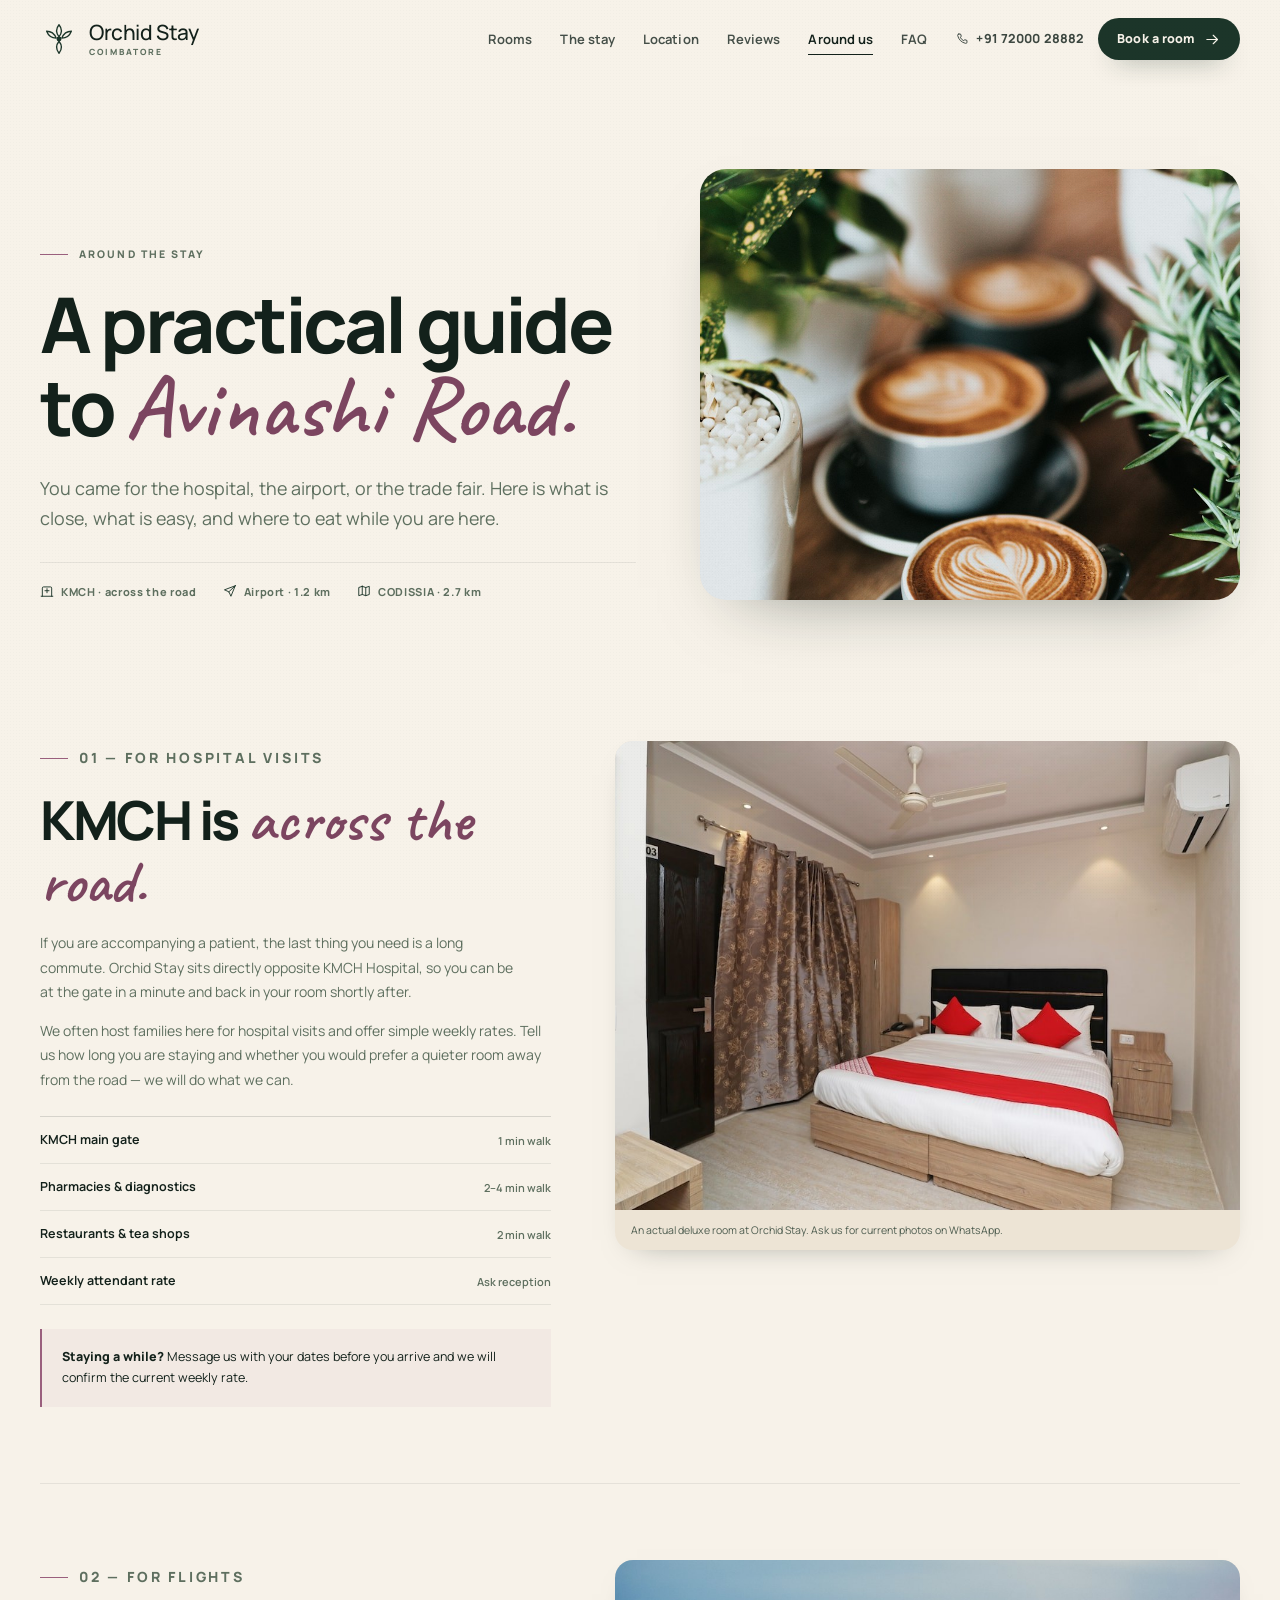
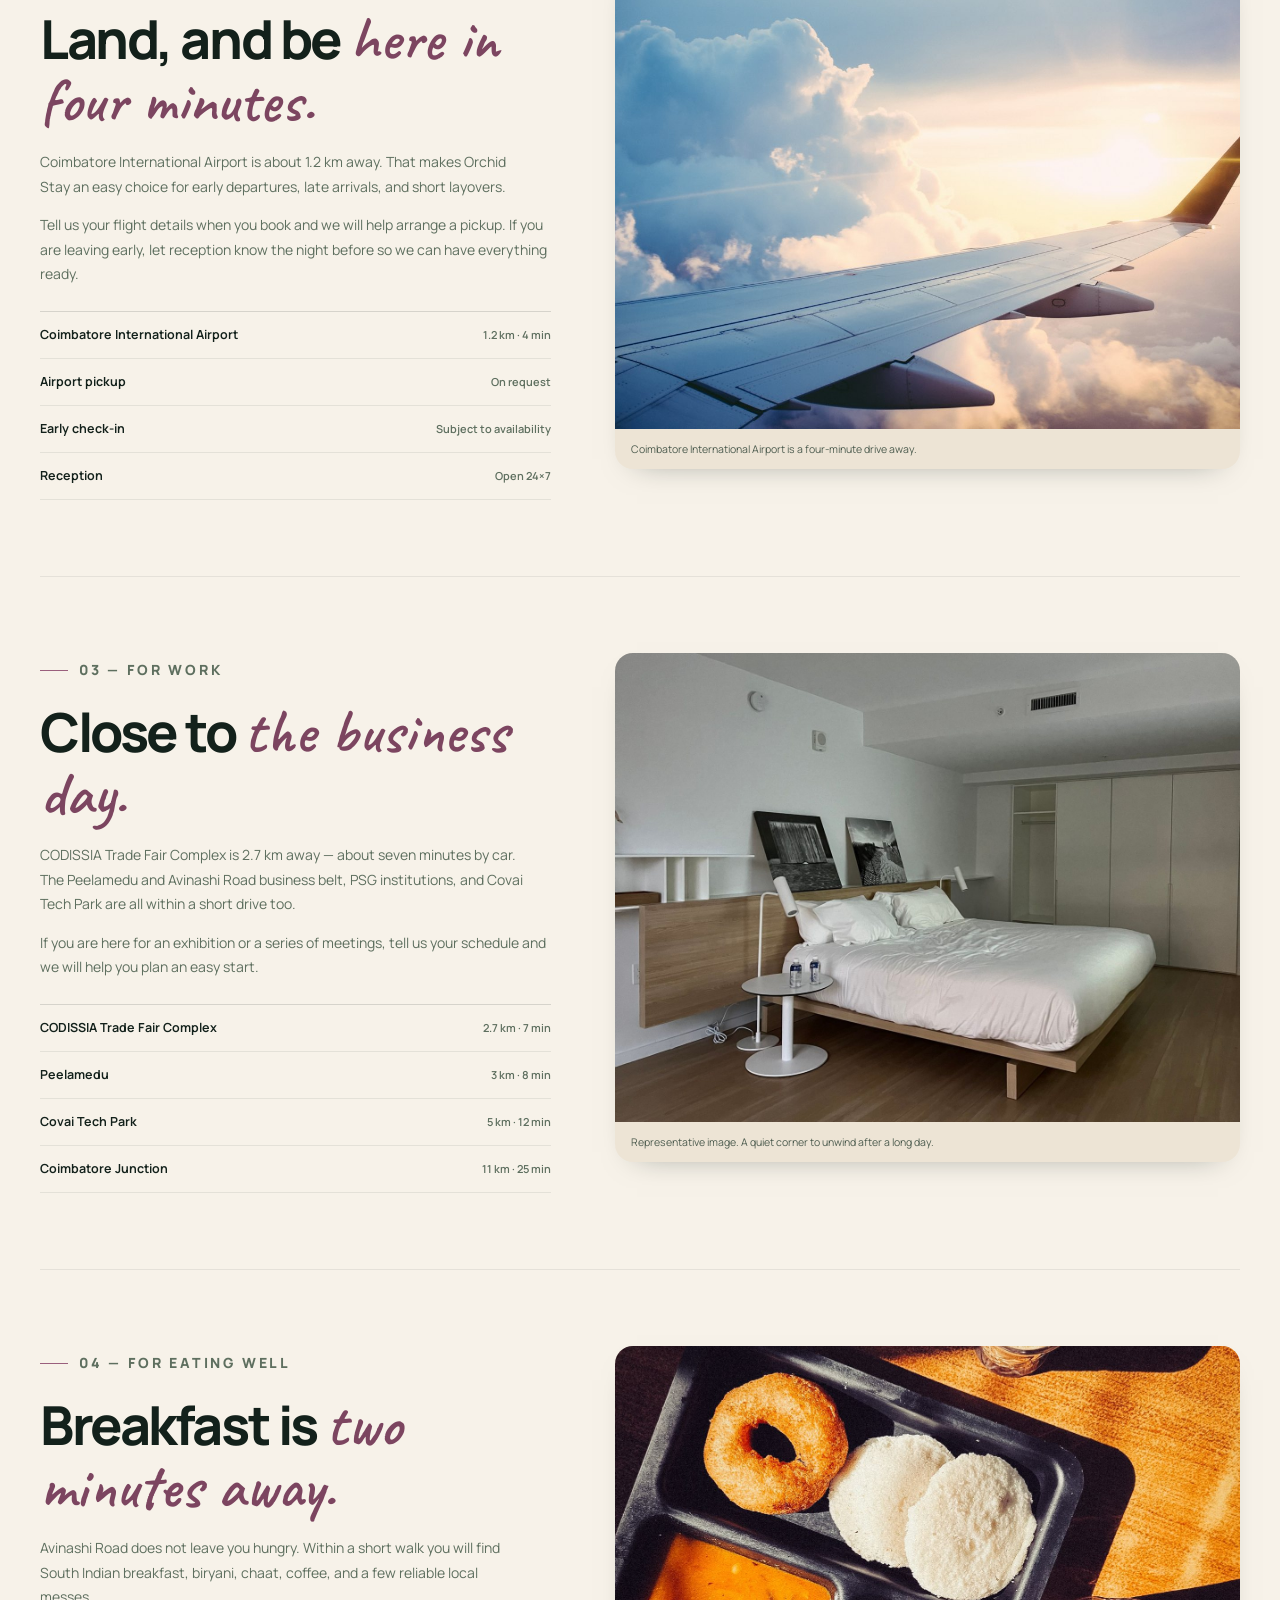
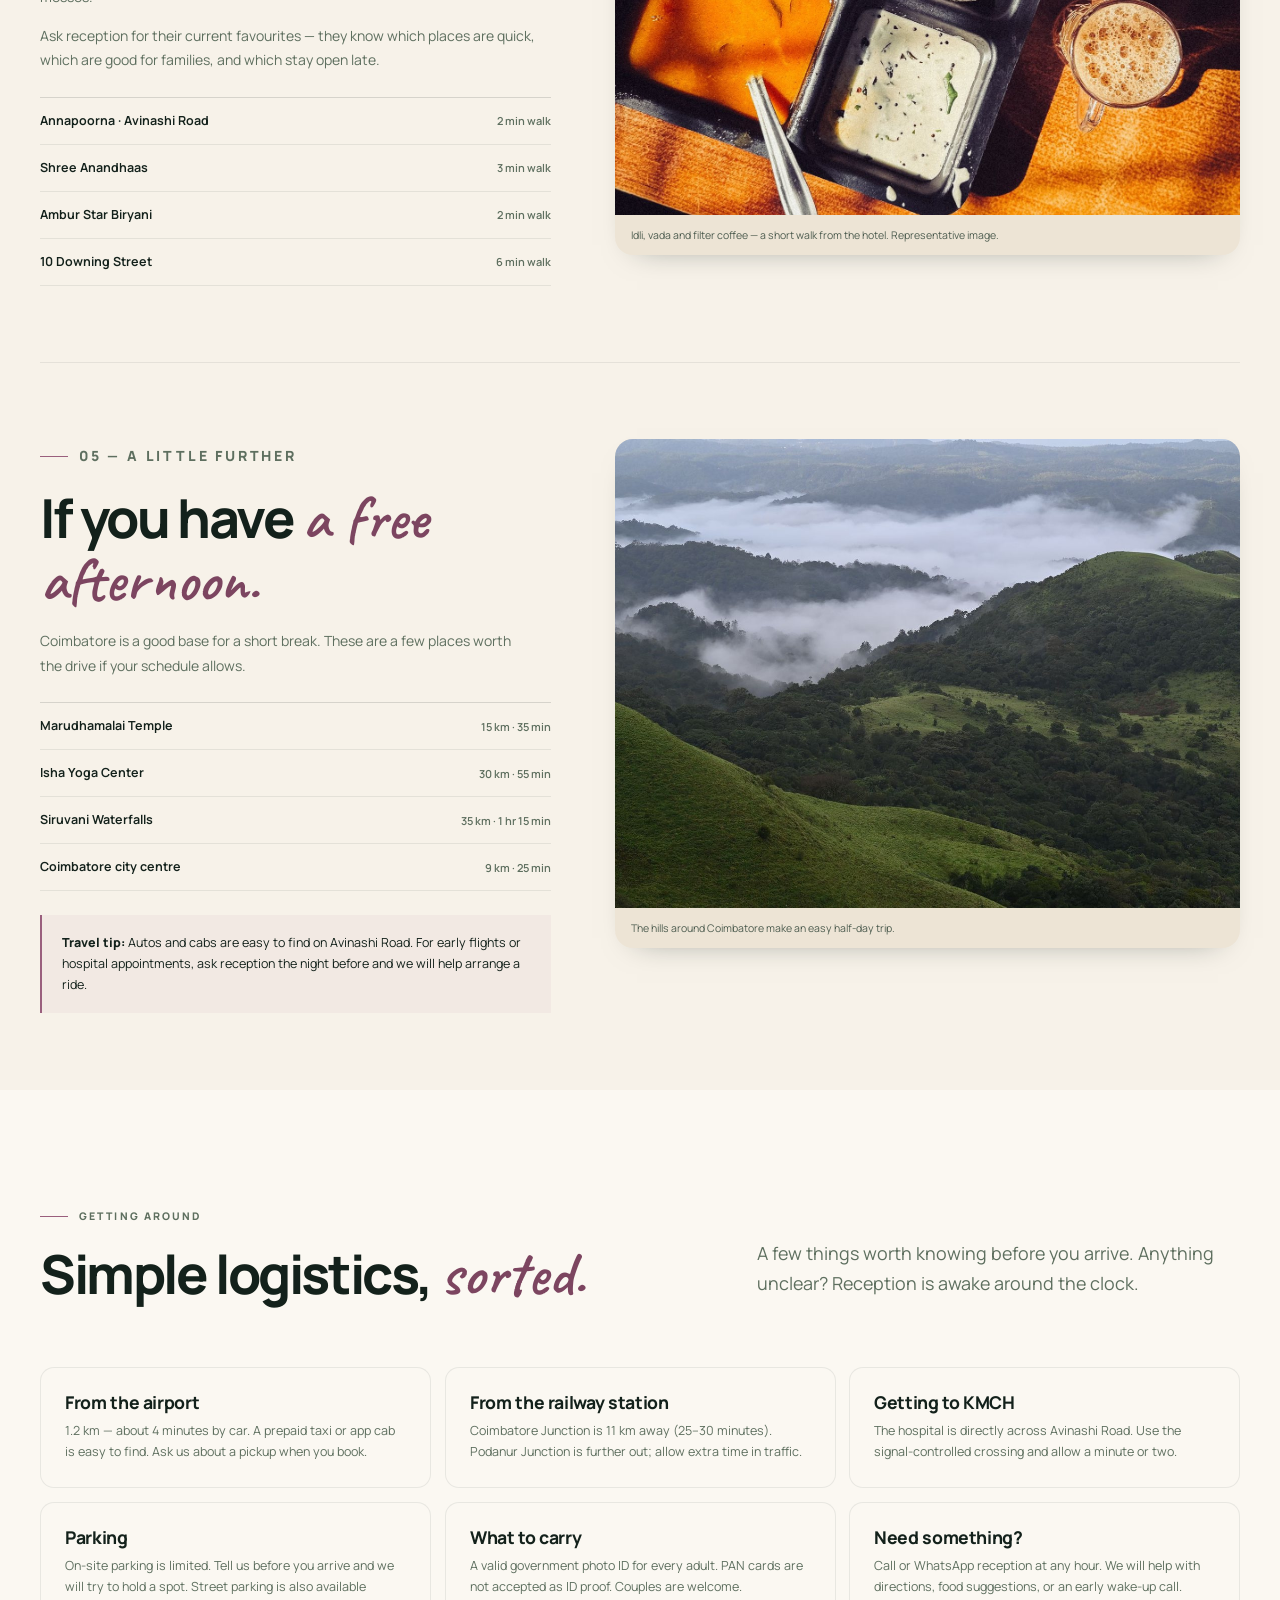
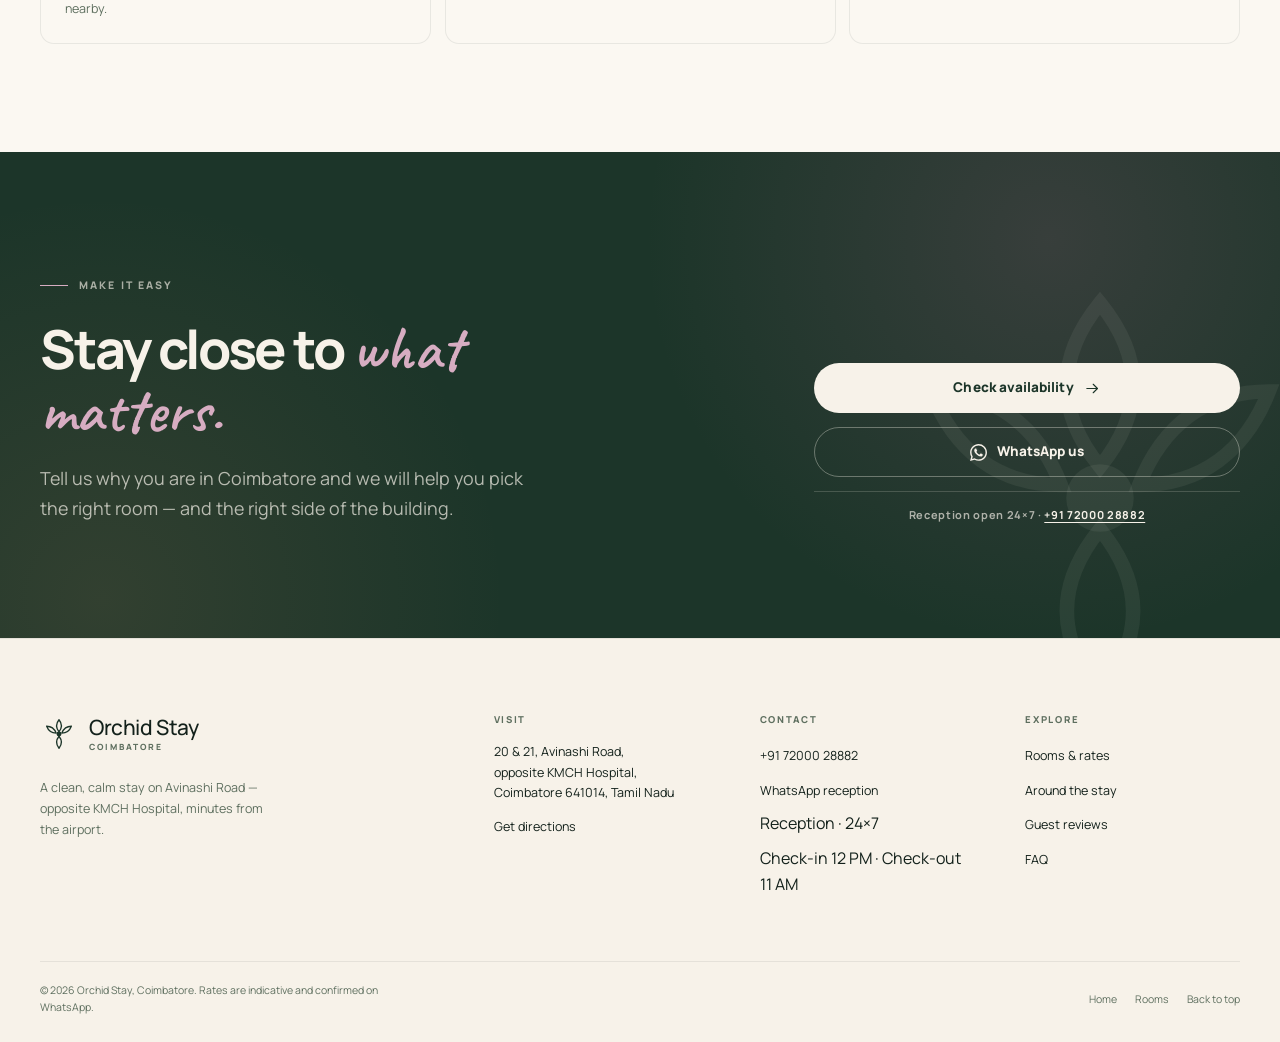
<file: explore.html>
<!DOCTYPE html>
<html lang="en">
<head>
  <meta charset="utf-8">
  <meta name="viewport" content="width=device-width, initial-scale=1">
  <title>Around Orchid Stay | KMCH, Airport &amp; CODISSIA Guide</title>
  <meta name="description" content="A practical local guide to staying at Orchid Stay, Coimbatore — walking distance to KMCH Hospital, 1.2 km from the airport, 2.7 km from CODISSIA, and good food within 200 metres.">
  <meta name="theme-color" content="#1c3529">
  <link rel="canonical" href="https://orchidstay.in/explore.html">
  <meta name="robots" content="index, follow">
  <meta name="geo.region" content="IN-TN">
  <meta name="geo.placename" content="Coimbatore">
  <meta name="geo.position" content="11.041106;77.042745">
  <meta name="ICBM" content="11.041106, 77.042745">
  <link rel="icon" href="assets/favicon.svg" type="image/svg+xml">

  <meta property="og:type" content="article">
  <meta property="og:site_name" content="Orchid Stay Coimbatore">
  <meta property="og:title" content="Around Orchid Stay — A practical guide to Avinashi Road">
  <meta property="og:description" content="KMCH across the road, the airport in four minutes, CODISSIA in seven, and breakfast within a two-minute walk.">
  <meta property="og:image" content="https://orchidstay.in/assets/img/09-coffee.jpg">
  <meta property="og:url" content="https://orchidstay.in/explore.html">
  <meta name="twitter:card" content="summary_large_image">

  <script type="application/ld+json">
  {
    "@context": "https://schema.org",
    "@type": "BreadcrumbList",
    "itemListElement": [
      { "@type": "ListItem", "position": 1, "name": "Home", "item": "https://orchidstay.in/" },
      { "@type": "ListItem", "position": 2, "name": "Around the stay", "item": "https://orchidstay.in/explore.html" }
    ]
  }
  </script>
  <link rel="preconnect" href="https://fonts.googleapis.com">
  <link rel="preconnect" href="https://fonts.gstatic.com" crossorigin>
  <link href="https://fonts.googleapis.com/css2?family=Manrope:wght@300..800&family=Caveat:wght@600&display=swap" rel="stylesheet">
  <link rel="stylesheet" href="assets/css/styles.css">
</head>
<body>
  <a class="skip-link" href="#main">Skip to content</a>

  <noscript>
    <div class="noscript">JavaScript is off. You can still book by calling <a href="tel:+917200028882">+91 72000 28882</a> or messaging us on <a href="https://wa.me/917200028882">WhatsApp</a>.</div>
  </noscript>

  <svg width="0" height="0" style="position:absolute" aria-hidden="true" focusable="false">
    <defs>
      <symbol id="i-orchid" viewBox="0 0 40 40">
        <path d="M20 5c3.4 4.2 3.4 8.4 0 12.6C16.6 13.4 16.6 9.2 20 5Z"/>
        <path d="M20 22.4c3.4 4.2 3.4 8.4 0 12.6-3.4-4.2-3.4-8.4 0-12.6Z"/>
        <path d="M7 11.8c4.8 0 8.2 2.6 10 7.2-4.8 0-8.2-2.6-10-7.2Z"/>
        <path d="M33 11.8c-4.8 0-8.2 2.6-10 7.2 4.8 0 8.2-2.6 10-7.2Z"/>
        <circle cx="20" cy="20" r="2.6" fill="currentColor" stroke="none"/>
      </symbol>
      <symbol id="i-arrow" viewBox="0 0 24 24"><path d="M4 12h15"/><path d="m13 6 6 6-6 6"/></symbol>
      <symbol id="i-arrow-up" viewBox="0 0 24 24"><path d="M7 17 17 7"/><path d="M8 7h9v9"/></symbol>
      <symbol id="i-phone" viewBox="0 0 24 24"><path d="M6.5 3.5h3l1.4 4-2 1.4a13 13 0 0 0 6.2 6.2l1.4-2 4 1.4v3a2 2 0 0 1-2.2 2A18.5 18.5 0 0 1 4.5 5.7a2 2 0 0 1 2-2.2Z"/></symbol>
      <symbol id="i-whatsapp" viewBox="0 0 24 24"><path d="M17.47 14.38c-.3-.15-1.76-.87-2.03-.97-.27-.1-.47-.15-.67.15-.2.3-.77.97-.94 1.16-.17.2-.35.22-.64.08-.3-.15-1.26-.46-2.4-1.48-.88-.79-1.48-1.76-1.65-2.06-.17-.3-.02-.46.13-.6.13-.14.3-.35.45-.52.15-.18.2-.3.3-.5.1-.2.05-.37-.03-.52-.07-.15-.67-1.61-.92-2.2-.24-.58-.49-.5-.67-.51h-.57c-.2 0-.52.07-.8.37-.27.3-1.03 1.02-1.03 2.48 0 1.46 1.06 2.87 1.21 3.07.15.2 2.1 3.2 5.08 4.49.7.3 1.26.49 1.69.62.71.23 1.36.2 1.87.12.57-.09 1.76-.72 2-1.41.25-.7.25-1.29.18-1.42-.08-.12-.28-.2-.57-.34M12.05 21.8h-.01a9.87 9.87 0 0 1-5.03-1.38l-.36-.21-3.74.98 1-3.65-.24-.37a9.86 9.86 0 0 1-1.51-5.26c0-5.45 4.44-9.88 9.89-9.88 2.64 0 5.12 1.03 6.99 2.9a9.82 9.82 0 0 1 2.89 6.99c0 5.45-4.44 9.88-9.88 9.88m8.41-18.3A11.82 11.82 0 0 0 12.05 0C5.5 0 .16 5.34.16 11.9c0 2.1.55 4.14 1.59 5.94L.06 24l6.3-1.65a11.88 11.88 0 0 0 5.68 1.45h.01c6.55 0 11.89-5.33 11.89-11.89 0-3.18-1.24-6.17-3.48-8.41"/></symbol>
      <symbol id="i-check" viewBox="0 0 24 24"><path d="m4.5 12.5 5 5 10-11"/></symbol>
      <symbol id="i-close" viewBox="0 0 24 24"><path d="m5 5 14 14M19 5 5 19"/></symbol>
      <symbol id="i-menu" viewBox="0 0 24 24"><path d="M3.5 7h17M3.5 12h17M3.5 17h17"/></symbol>
      <symbol id="i-hospital" viewBox="0 0 24 24"><path d="M4 21V7a2 2 0 0 1 2-2h12a2 2 0 0 1 2 2v14"/><path d="M2 21h20"/><path d="M12 8v7M8.5 11.5h7"/></symbol>
      <symbol id="i-plane" viewBox="0 0 24 24"><path d="m21 3-7.4 18-3.5-7.6L2.5 10 21 3Z"/><path d="M10.1 13.4 21 3"/></symbol>
      <symbol id="i-coffee" viewBox="0 0 24 24"><path d="M4 9h12v5a5 5 0 0 1-5 5H9a5 5 0 0 1-5-5V9Z"/><path d="M16 10h2a2.5 2.5 0 0 1 0 5h-2"/><path d="M7 3v2M11 3v2"/></symbol>
      <symbol id="i-map" viewBox="0 0 24 24"><path d="m9 4 6 2 6-2v14l-6 2-6-2-6 2V6l6-2Z"/><path d="M9 4v14M15 6v14"/></symbol>
      <symbol id="i-pin" viewBox="0 0 24 24"><path d="M12 21s7-5.6 7-11a7 7 0 1 0-14 0c0 5.4 7 11 7 11Z"/><circle cx="12" cy="10" r="2.4"/></symbol>
      <symbol id="i-clock" viewBox="0 0 24 24"><circle cx="12" cy="12" r="8.5"/><path d="M12 7.5V12l3 2"/></symbol>
      <symbol id="i-car" viewBox="0 0 24 24"><path d="M4 16.5v-3l1.9-4.3A2 2 0 0 1 7.7 8h8.6a2 2 0 0 1 1.8 1.2L20 13.5v3"/><path d="M4 16.5h16M6.5 16.5V19M17.5 16.5V19"/><circle cx="7.6" cy="13.8" r=".9"/><circle cx="16.4" cy="13.8" r=".9"/></symbol>
      <symbol id="i-train" viewBox="0 0 24 24"><rect x="5" y="3.5" width="14" height="14" rx="3"/><path d="M5 11h14M9 21l2-3.5M15 21l-2-3.5"/><circle cx="9" cy="14" r=".7" fill="currentColor" stroke="none"/><circle cx="15" cy="14" r=".7" fill="currentColor" stroke="none"/></symbol>
      <symbol id="i-sparkle" viewBox="0 0 24 24"><path d="M12 3.5 13.8 9 19 10.8 13.8 12.6 12 18.1 10.2 12.6 5 10.8 10.2 9 12 3.5Z"/><path d="M19 17v3M17.5 18.5h3"/></symbol>
      <symbol id="i-shield" viewBox="0 0 24 24"><path d="M12 3 20 6v6c0 4.6-3.4 7.8-8 9-4.6-1.2-8-4.4-8-9V6l8-3Z"/><path d="m8.5 12 2.3 2.3 4.7-4.7"/></symbol>
      <symbol id="i-plus" viewBox="0 0 24 24"><path d="M12 5v14M5 12h14"/></symbol>
    </defs>
  </svg>

  <header class="site-header" data-header>
    <div class="wrap header-inner">
      <a class="brand" href="index.html" aria-label="Orchid Stay, Coimbatore — home">
        <svg class="brand-mark" aria-hidden="true"><use href="#i-orchid"/></svg>
        <span class="brand-text">
          <span class="brand-name">Orchid Stay</span>
          <span class="brand-place">Coimbatore</span>
        </span>
      </a>

      <nav class="nav" aria-label="Primary">
        <a href="rooms.html">Rooms</a>
        <a href="index.html#stay">The stay</a>
        <a href="index.html#location">Location</a>
        <a href="index.html#reviews">Reviews</a>
        <a href="explore.html" aria-current="page">Around us</a>
        <a href="index.html#faq">FAQ</a>
      </nav>

      <div class="header-actions">
        <a class="header-phone" href="tel:+917200028882">
          <svg class="icon" aria-hidden="true"><use href="#i-phone"/></svg>
          +91&nbsp;72000&nbsp;28882
        </a>
        <button class="btn btn--primary btn--sm" type="button" data-open-booking>
          Book a room
          <svg class="icon icon--arrow" aria-hidden="true"><use href="#i-arrow"/></svg>
        </button>
        <button class="menu-toggle" type="button" aria-expanded="false" aria-controls="mobile-nav" aria-label="Open menu" data-menu-toggle>
          <svg class="icon" aria-hidden="true"><use href="#i-menu"/></svg>
        </button>
      </div>
    </div>

    <div class="mobile-nav" id="mobile-nav">
      <ul>
        <li><a href="rooms.html">Rooms <svg class="icon" aria-hidden="true"><use href="#i-arrow-up"/></svg></a></li>
        <li><a href="index.html#stay">The stay <svg class="icon" aria-hidden="true"><use href="#i-arrow-up"/></svg></a></li>
        <li><a href="index.html#location">Location <svg class="icon" aria-hidden="true"><use href="#i-arrow-up"/></svg></a></li>
        <li><a href="index.html#reviews">Reviews <svg class="icon" aria-hidden="true"><use href="#i-arrow-up"/></svg></a></li>
        <li><a href="explore.html" aria-current="page">Around us <svg class="icon" aria-hidden="true"><use href="#i-arrow-up"/></svg></a></li>
        <li><a href="index.html#faq">FAQ <svg class="icon" aria-hidden="true"><use href="#i-arrow-up"/></svg></a></li>
      </ul>
      <button class="btn btn--primary" type="button" data-open-booking>Check availability</button>
      <a class="btn btn--ghost" href="tel:+917200028882">Call +91&nbsp;72000&nbsp;28882</a>
    </div>
  </header>

  <main id="main">
    <section class="page-hero">
      <div class="wrap">
        <div class="page-hero-grid">
          <div>
            <p class="eyebrow">Around the stay</p>
            <h1>A practical guide to <em>Avinashi Road.</em></h1>
            <p class="lead">You came for the hospital, the airport, or the trade fair. Here is what is close, what is easy, and where to eat while you are here.</p>
            <div class="page-hero-meta">
              <span><svg class="icon" aria-hidden="true"><use href="#i-hospital"/></svg> KMCH · across the road</span>
              <span><svg class="icon" aria-hidden="true"><use href="#i-plane"/></svg> Airport · 1.2 km</span>
              <span><svg class="icon" aria-hidden="true"><use href="#i-map"/></svg> CODISSIA · 2.7 km</span>
            </div>
          </div>
          <figure class="page-hero-figure">
            <img src="assets/img/09-coffee.jpg" alt="Freshly made coffee and green plants at a cafe near Orchid Stay" width="1200" height="1800" fetchpriority="high" decoding="async" data-parallax="0.07">
          </figure>
        </div>
      </div>
    </section>

    <section class="section--tight">
      <div class="wrap">
        <div class="editorial-grid" id="kmch">
          <div class="editorial-copy" data-reveal="left">
            <p class="eyebrow">01 — For hospital visits</p>
            <h2>KMCH is <em>across the road.</em></h2>
            <p class="lead">If you are accompanying a patient, the last thing you need is a long commute. Orchid Stay sits directly opposite KMCH Hospital, so you can be at the gate in a minute and back in your room shortly after.</p>
            <p>We often host families here for hospital visits and offer simple weekly rates. Tell us how long you are staying and whether you would prefer a quieter room away from the road — we will do what we can.</p>
            <ul class="mini-list">
              <li><span>KMCH main gate</span><span>1 min walk</span></li>
              <li><span>Pharmacies &amp; diagnostics</span><span>2–4 min walk</span></li>
              <li><span>Restaurants &amp; tea shops</span><span>2 min walk</span></li>
              <li><span>Weekly attendant rate</span><span>Ask reception</span></li>
            </ul>
            <div class="note-card"><strong>Staying a while?</strong> Message us with your dates before you arrive and we will confirm the current weekly rate.</div>
          </div>
          <figure class="editorial-media" data-reveal="right">
            <img src="assets/img/real-01.jpg" alt="A clean deluxe room at Orchid Stay with a double bed, AC and wardrobe" width="960" height="640" loading="lazy" decoding="async">
            <figcaption>An actual deluxe room at Orchid Stay. Ask us for current photos on WhatsApp.</figcaption>
          </figure>
        </div>

        <div class="editorial-grid" id="airport">
          <div class="editorial-copy" data-reveal="right">
            <p class="eyebrow">02 — For flights</p>
            <h2>Land, and be <em>here in four minutes.</em></h2>
            <p class="lead">Coimbatore International Airport is about 1.2 km away. That makes Orchid Stay an easy choice for early departures, late arrivals, and short layovers.</p>
            <p>Tell us your flight details when you book and we will help arrange a pickup. If you are leaving early, let reception know the night before so we can have everything ready.</p>
            <ul class="mini-list">
              <li><span>Coimbatore International Airport</span><span>1.2 km · 4 min</span></li>
              <li><span>Airport pickup</span><span>On request</span></li>
              <li><span>Early check-in</span><span>Subject to availability</span></li>
              <li><span>Reception</span><span>Open 24×7</span></li>
            </ul>
          </div>
          <figure class="editorial-media" data-reveal="left">
            <img src="assets/img/10-airport.jpg" alt="An airplane wing above the clouds at sunset" width="1200" height="797" loading="lazy" decoding="async">
            <figcaption>Coimbatore International Airport is a four-minute drive away.</figcaption>
          </figure>
        </div>

        <div class="editorial-grid" id="codissia">
          <div class="editorial-copy" data-reveal="left">
            <p class="eyebrow">03 — For work</p>
            <h2>Close to <em>the business day.</em></h2>
            <p class="lead">CODISSIA Trade Fair Complex is 2.7 km away — about seven minutes by car. The Peelamedu and Avinashi Road business belt, PSG institutions, and Covai Tech Park are all within a short drive too.</p>
            <p>If you are here for an exhibition or a series of meetings, tell us your schedule and we will help you plan an easy start.</p>
            <ul class="mini-list">
              <li><span>CODISSIA Trade Fair Complex</span><span>2.7 km · 7 min</span></li>
              <li><span>Peelamedu</span><span>3 km · 8 min</span></li>
              <li><span>Covai Tech Park</span><span>5 km · 12 min</span></li>
              <li><span>Coimbatore Junction</span><span>11 km · 25 min</span></li>
            </ul>
          </div>
          <figure class="editorial-media" data-reveal="right">
            <img src="assets/img/19-interior.jpg" alt="Neat, simple hotel room with a wide bed and wardrobe" width="1200" height="675" loading="lazy" decoding="async">
            <figcaption>Representative image. A quiet corner to unwind after a long day.</figcaption>
          </figure>
        </div>

        <div class="editorial-grid" id="food">
          <div class="editorial-copy" data-reveal="right">
            <p class="eyebrow">04 — For eating well</p>
            <h2>Breakfast is <em>two minutes away.</em></h2>
            <p class="lead">Avinashi Road does not leave you hungry. Within a short walk you will find South Indian breakfast, biryani, chaat, coffee, and a few reliable local messes.</p>
            <p>Ask reception for their current favourites — they know which places are quick, which are good for families, and which stay open late.</p>
            <ul class="mini-list">
              <li><span>Annapoorna · Avinashi Road</span><span>2 min walk</span></li>
              <li><span>Shree Anandhaas</span><span>3 min walk</span></li>
              <li><span>Ambur Star Biryani</span><span>2 min walk</span></li>
              <li><span>10 Downing Street</span><span>6 min walk</span></li>
            </ul>
          </div>
          <figure class="editorial-media" data-reveal="left">
            <img src="assets/img/11-breakfast.jpg" alt="Idli, vada and filter coffee — a classic South Indian breakfast" width="1200" height="800" loading="lazy" decoding="async">
            <figcaption>Idli, vada and filter coffee — a short walk from the hotel. Representative image.</figcaption>
          </figure>
        </div>

        <div class="editorial-grid" id="further">
          <div class="editorial-copy" data-reveal="left">
            <p class="eyebrow">05 — A little further</p>
            <h2>If you have <em>a free afternoon.</em></h2>
            <p class="lead">Coimbatore is a good base for a short break. These are a few places worth the drive if your schedule allows.</p>
            <ul class="mini-list">
              <li><span>Marudhamalai Temple</span><span>15 km · 35 min</span></li>
              <li><span>Isha Yoga Center</span><span>30 km · 55 min</span></li>
              <li><span>Siruvani Waterfalls</span><span>35 km · 1 hr 15 min</span></li>
              <li><span>Coimbatore city centre</span><span>9 km · 25 min</span></li>
            </ul>
            <div class="note-card"><strong>Travel tip:</strong> Autos and cabs are easy to find on Avinashi Road. For early flights or hospital appointments, ask reception the night before and we will help arrange a ride.</div>
          </div>
          <figure class="editorial-media" data-reveal="right">
            <img src="assets/img/07-balcony.jpg" alt="Misty green hills of the Western Ghats near Coimbatore" width="1200" height="797" loading="lazy" decoding="async">
            <figcaption>The hills around Coimbatore make an easy half-day trip.</figcaption>
          </figure>
        </div>
      </div>
    </section>

    <section class="section section--ivory2">
      <div class="wrap">
        <div class="section-head">
          <div data-reveal>
            <p class="eyebrow">Getting around</p>
            <h2>Simple logistics, <em>sorted.</em></h2>
          </div>
          <p class="lead" data-reveal data-delay="80">A few things worth knowing before you arrive. Anything unclear? Reception is awake around the clock.</p>
        </div>

        <div class="policy-grid">
          <article class="policy-card" data-reveal>
            <h3>From the airport</h3>
            <p>1.2 km — about 4 minutes by car. A prepaid taxi or app cab is easy to find. Ask us about a pickup when you book.</p>
          </article>
          <article class="policy-card" data-reveal data-delay="60">
            <h3>From the railway station</h3>
            <p>Coimbatore Junction is 11 km away (25–30 minutes). Podanur Junction is further out; allow extra time in traffic.</p>
          </article>
          <article class="policy-card" data-reveal data-delay="120">
            <h3>Getting to KMCH</h3>
            <p>The hospital is directly across Avinashi Road. Use the signal-controlled crossing and allow a minute or two.</p>
          </article>
          <article class="policy-card" data-reveal data-delay="180">
            <h3>Parking</h3>
            <p>On-site parking is limited. Tell us before you arrive and we will try to hold a spot. Street parking is also available nearby.</p>
          </article>
          <article class="policy-card" data-reveal data-delay="240">
            <h3>What to carry</h3>
            <p>A valid government photo ID for every adult. PAN cards are not accepted as ID proof. Couples are welcome.</p>
          </article>
          <article class="policy-card" data-reveal data-delay="300">
            <h3>Need something?</h3>
            <p>Call or WhatsApp reception at any hour. We will help with directions, food suggestions, or an early wake-up call.</p>
          </article>
        </div>
      </div>
    </section>

    <section class="cta-band band band--dark">
      <svg class="cta-orchid" viewBox="0 0 40 40" aria-hidden="true"><use href="#i-orchid"/></svg>
      <div class="wrap cta-inner">
        <div data-reveal>
          <p class="eyebrow eyebrow--light">Make it easy</p>
          <h2>Stay close to <em>what matters.</em></h2>
          <p class="lead">Tell us why you are in Coimbatore and we will help you pick the right room — and the right side of the building.</p>
        </div>
        <div class="cta-actions" data-reveal data-delay="100">
          <button class="btn btn--light" type="button" data-open-booking>
            Check availability
            <svg class="icon icon--arrow" aria-hidden="true"><use href="#i-arrow"/></svg>
          </button>
          <a class="btn btn--outline-light" href="https://wa.me/917200028882?text=Hi%20Orchid%20Stay%2C%20I%27d%20like%20to%20check%20availability." target="_blank" rel="noopener">
            <svg class="icon icon--fill" aria-hidden="true"><use href="#i-whatsapp"/></svg>
            WhatsApp us
          </a>
          <p class="cta-call">Reception open 24×7 · <a href="tel:+917200028882">+91&nbsp;72000&nbsp;28882</a></p>
        </div>
      </div>
    </section>
  </main>

  <footer class="site-footer">
    <div class="wrap">
      <div class="footer-grid">
        <div class="footer-brand">
          <a class="brand" href="index.html" aria-label="Orchid Stay, Coimbatore — home">
            <svg class="brand-mark" aria-hidden="true"><use href="#i-orchid"/></svg>
            <span class="brand-text">
              <span class="brand-name">Orchid Stay</span>
              <span class="brand-place">Coimbatore</span>
            </span>
          </a>
          <p>A clean, calm stay on Avinashi Road — opposite KMCH Hospital, minutes from the airport.</p>
        </div>

        <div class="footer-col">
          <h3>Visit</h3>
          <ul>
            <li><address>20 &amp; 21, Avinashi Road,<br>opposite KMCH Hospital,<br>Coimbatore 641014, Tamil Nadu</address></li>
            <li><a href="https://www.google.com/maps/dir/?api=1&destination=Orchid+Stay,+Avinashi+Road,+Coimbatore" target="_blank" rel="noopener">Get directions</a></li>
          </ul>
        </div>

        <div class="footer-col">
          <h3>Contact</h3>
          <ul>
            <li><a href="tel:+917200028882">+91&nbsp;72000&nbsp;28882</a></li>
            <li><a href="https://wa.me/917200028882" target="_blank" rel="noopener">WhatsApp reception</a></li>
            <li>Reception · 24×7</li>
            <li>Check-in 12 PM · Check-out 11 AM</li>
          </ul>
        </div>

        <div class="footer-col">
          <h3>Explore</h3>
          <ul>
            <li><a href="rooms.html">Rooms &amp; rates</a></li>
            <li><a href="explore.html">Around the stay</a></li>
            <li><a href="index.html#reviews">Guest reviews</a></li>
            <li><a href="index.html#faq">FAQ</a></li>
          </ul>
        </div>
      </div>

      <div class="footer-bottom">
        <p>© <span data-year>2026</span> Orchid Stay, Coimbatore. Rates are indicative and confirmed on WhatsApp.</p>
        <div class="fb-links">
          <a href="index.html">Home</a>
          <a href="rooms.html">Rooms</a>
          <a href="#main">Back to top</a>
        </div>
      </div>
    </div>
  </footer>

  <nav class="mobile-bar" aria-label="Quick actions">
    <a class="btn btn--ghost" href="tel:+917200028882">
      <svg class="icon" aria-hidden="true"><use href="#i-phone"/></svg>
      Call
    </a>
    <a class="btn btn--ghost" href="https://wa.me/917200028882?text=Hi%20Orchid%20Stay%2C%20I%27d%20like%20to%20check%20availability." target="_blank" rel="noopener">
      <svg class="icon icon--fill" aria-hidden="true"><use href="#i-whatsapp"/></svg>
      WhatsApp
    </a>
    <button class="btn btn--primary" type="button" data-open-booking>
      Book a room
      <svg class="icon icon--arrow" aria-hidden="true"><use href="#i-arrow"/></svg>
    </button>
  </nav>

  
  <script src="assets/js/main.js" defer></script>
  <script src="assets/js/booking.js" defer></script>
</body>
</html>
</file>
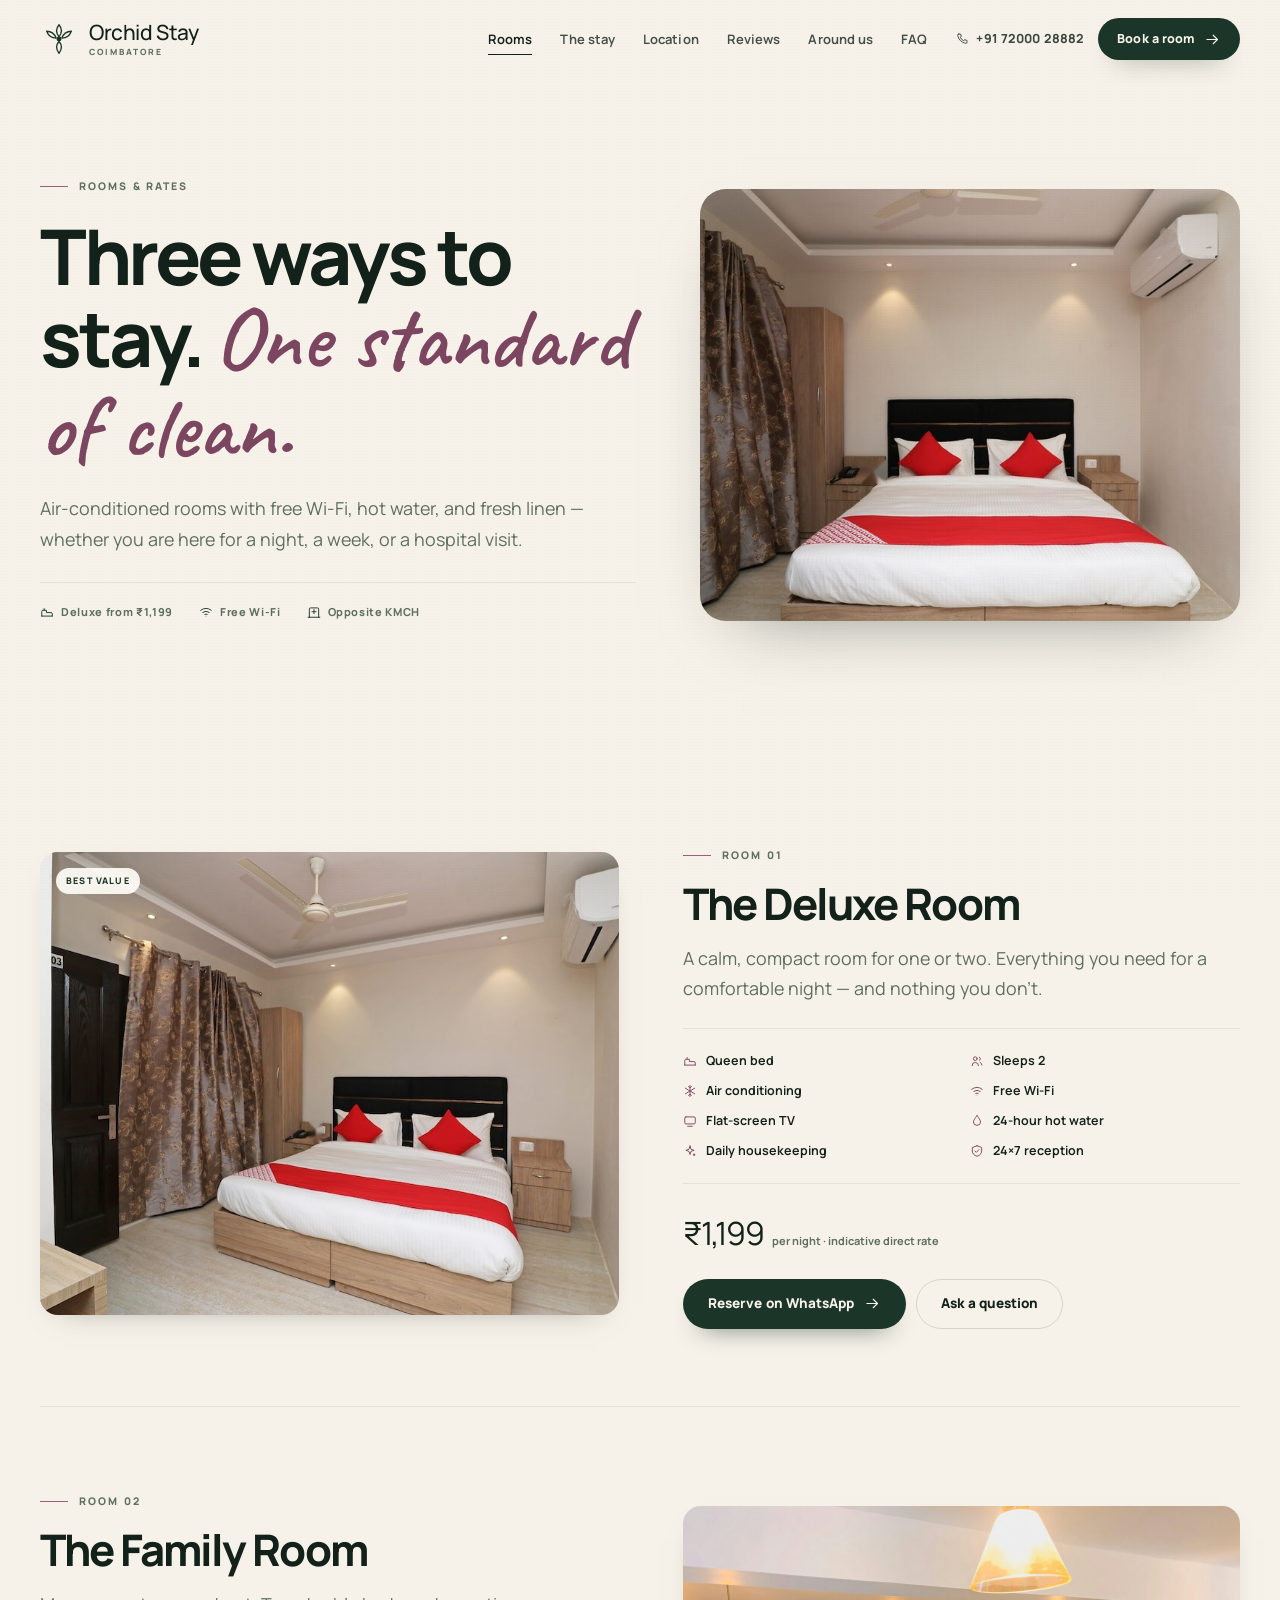
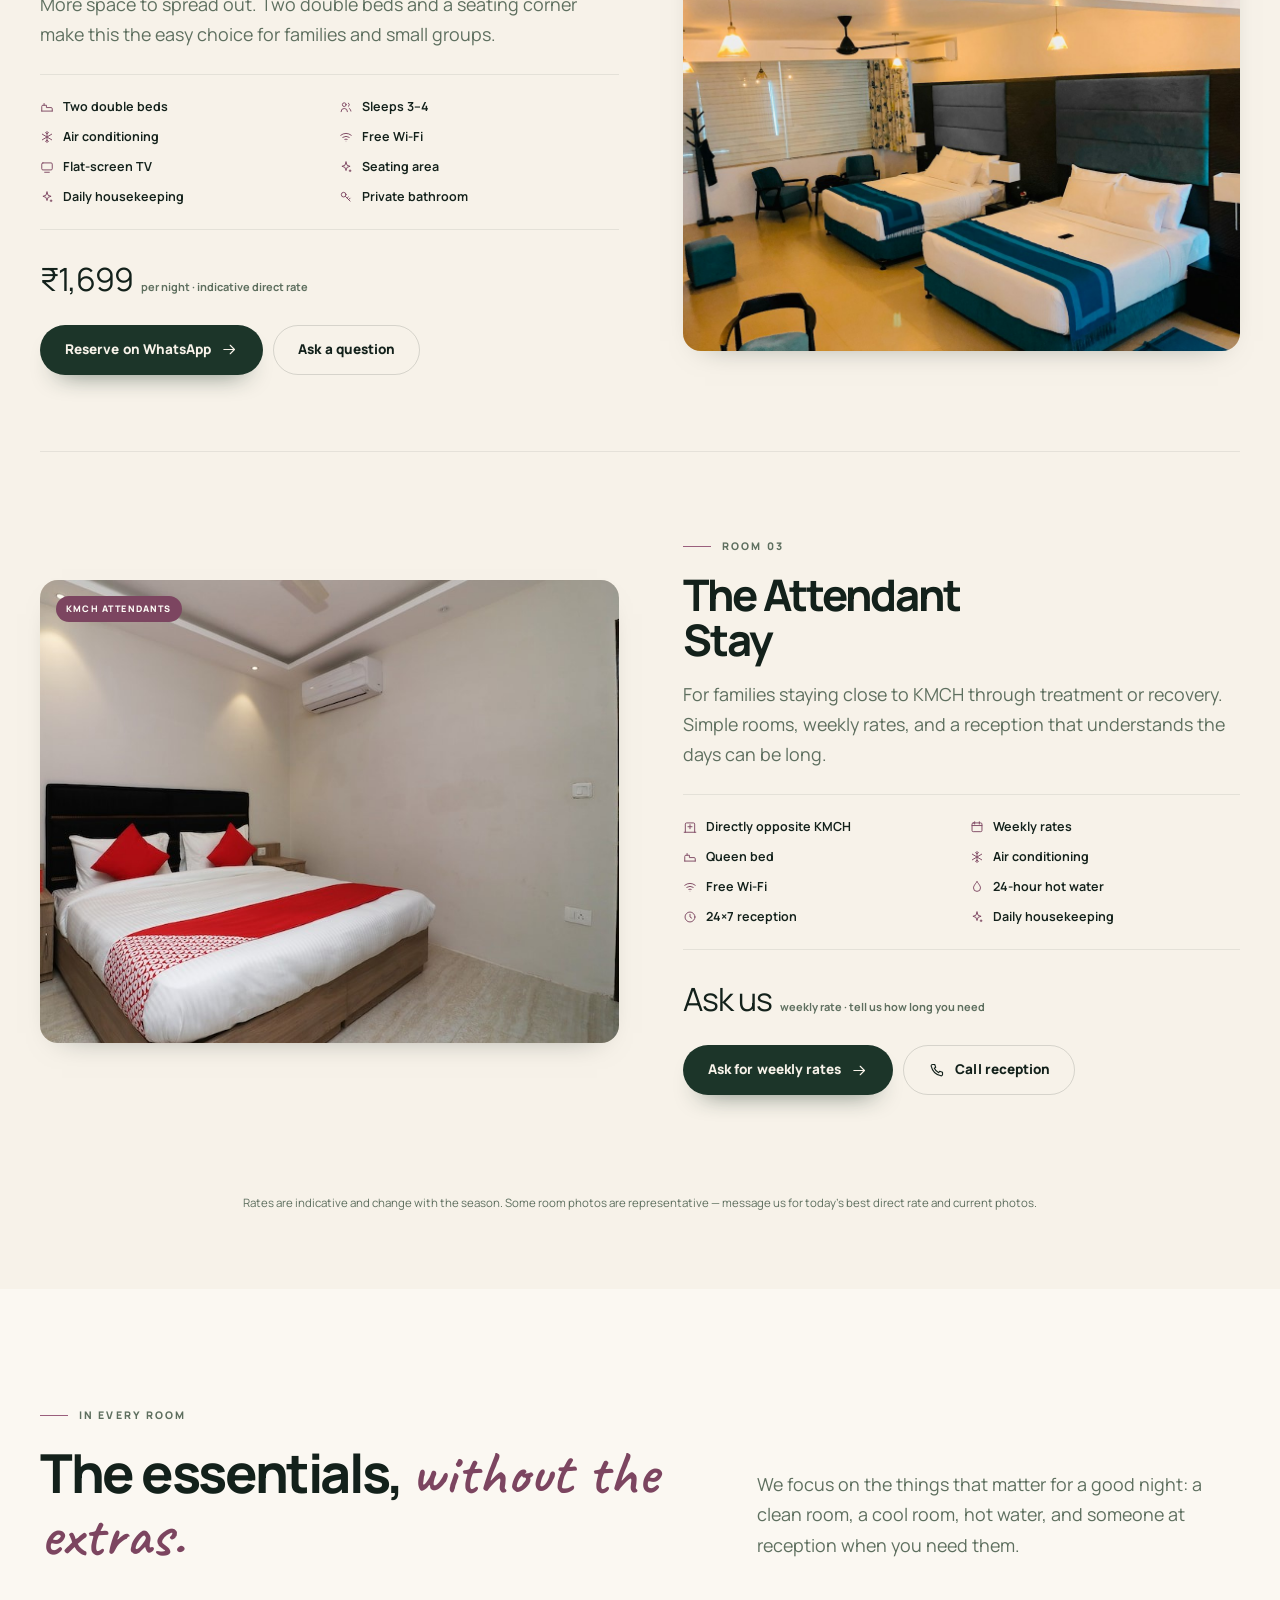
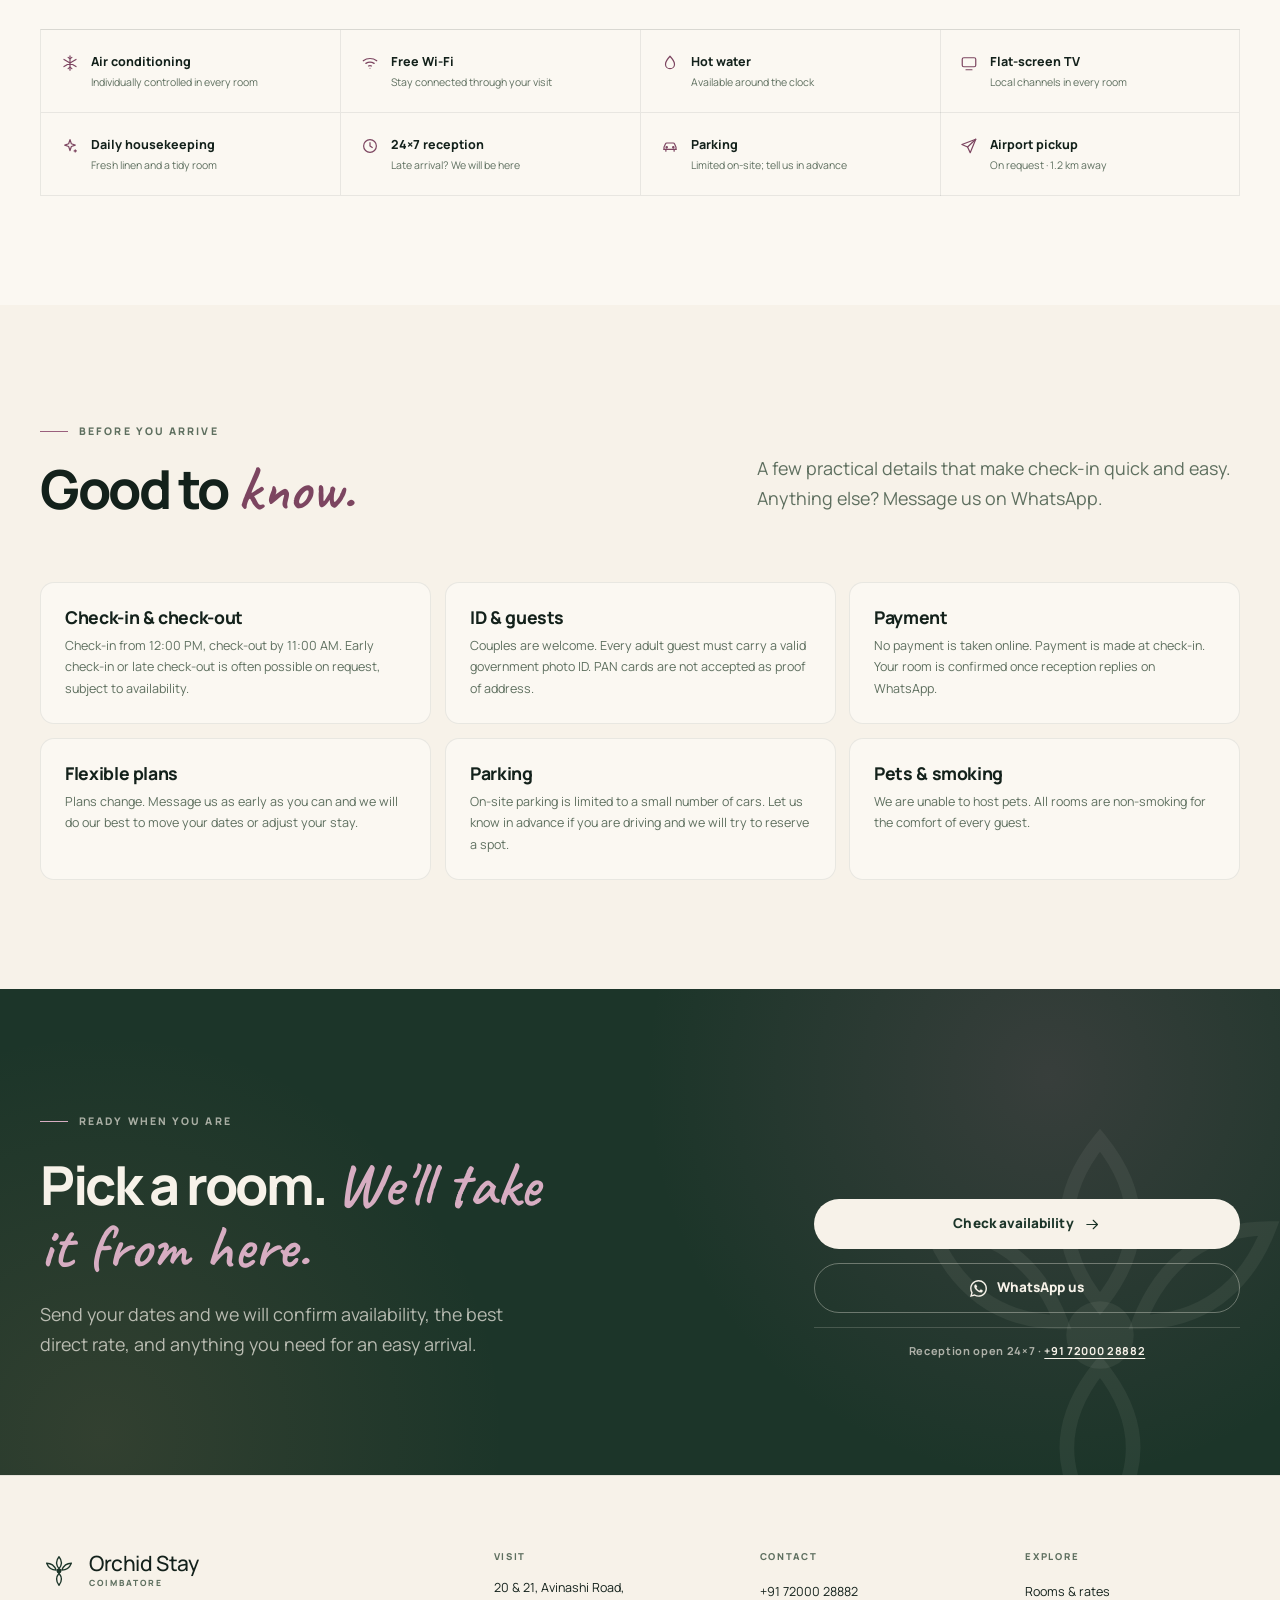
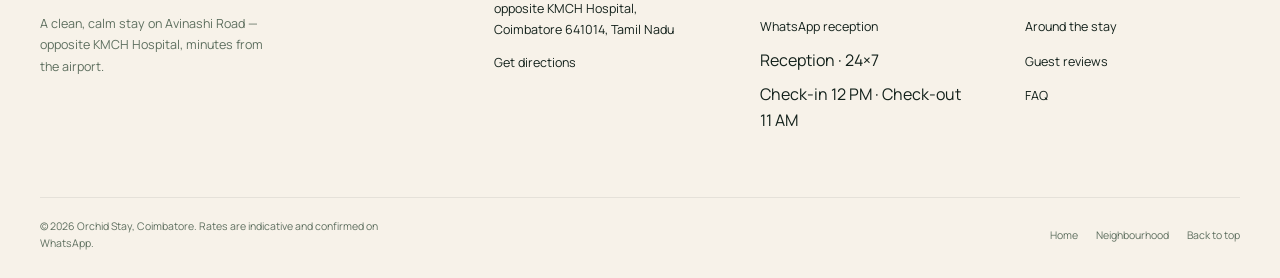
<file: rooms.html>
<!DOCTYPE html>
<html lang="en">
<head>
  <meta charset="utf-8">
  <meta name="viewport" content="width=device-width, initial-scale=1">
  <title>Rooms &amp; Rates | Orchid Stay Coimbatore</title>
  <meta name="description" content="Clean, air-conditioned rooms at Orchid Stay, Coimbatore. Deluxe rooms from ₹1,199, family rooms from ₹1,699, and weekly rates for KMCH attendants. Book direct on WhatsApp.">
  <meta name="theme-color" content="#1c3529">
  <link rel="canonical" href="https://orchidstay.in/rooms.html">
  <meta name="robots" content="index, follow">
  <meta name="geo.region" content="IN-TN">
  <meta name="geo.placename" content="Coimbatore">
  <meta name="geo.position" content="11.041106;77.042745">
  <meta name="ICBM" content="11.041106, 77.042745">
  <link rel="icon" href="assets/favicon.svg" type="image/svg+xml">

  <meta property="og:type" content="website">
  <meta property="og:site_name" content="Orchid Stay Coimbatore">
  <meta property="og:title" content="Rooms & Rates — Orchid Stay Coimbatore">
  <meta property="og:description" content="Clean AC rooms opposite KMCH, 1.2 km from the airport. Deluxe, family, and weekly attendant stays.">
  <meta property="og:image" content="https://orchidstay.in/assets/img/real-02.jpg">
  <meta property="og:url" content="https://orchidstay.in/rooms.html">
  <meta name="twitter:card" content="summary_large_image">

  <script type="application/ld+json">
  {
    "@context": "https://schema.org",
    "@type": "BreadcrumbList",
    "itemListElement": [
      { "@type": "ListItem", "position": 1, "name": "Home", "item": "https://orchidstay.in/" },
      { "@type": "ListItem", "position": 2, "name": "Rooms & rates", "item": "https://orchidstay.in/rooms.html" }
    ]
  }
  </script>
  <link rel="preconnect" href="https://fonts.googleapis.com">
  <link rel="preconnect" href="https://fonts.gstatic.com" crossorigin>
  <link href="https://fonts.googleapis.com/css2?family=Manrope:wght@300..800&family=Caveat:wght@600&display=swap" rel="stylesheet">
  <link rel="stylesheet" href="assets/css/styles.css">
</head>
<body>
  <a class="skip-link" href="#main">Skip to content</a>

  <noscript>
    <div class="noscript">JavaScript is off. You can still book by calling <a href="tel:+917200028882">+91 72000 28882</a> or messaging us on <a href="https://wa.me/917200028882">WhatsApp</a>.</div>
  </noscript>

  <svg width="0" height="0" style="position:absolute" aria-hidden="true" focusable="false">
    <defs>
      <symbol id="i-orchid" viewBox="0 0 40 40">
        <path d="M20 5c3.4 4.2 3.4 8.4 0 12.6C16.6 13.4 16.6 9.2 20 5Z"/>
        <path d="M20 22.4c3.4 4.2 3.4 8.4 0 12.6-3.4-4.2-3.4-8.4 0-12.6Z"/>
        <path d="M7 11.8c4.8 0 8.2 2.6 10 7.2-4.8 0-8.2-2.6-10-7.2Z"/>
        <path d="M33 11.8c-4.8 0-8.2 2.6-10 7.2 4.8 0 8.2-2.6 10-7.2Z"/>
        <circle cx="20" cy="20" r="2.6" fill="currentColor" stroke="none"/>
      </symbol>
      <symbol id="i-arrow" viewBox="0 0 24 24"><path d="M4 12h15"/><path d="m13 6 6 6-6 6"/></symbol>
      <symbol id="i-arrow-up" viewBox="0 0 24 24"><path d="M7 17 17 7"/><path d="M8 7h9v9"/></symbol>
      <symbol id="i-phone" viewBox="0 0 24 24"><path d="M6.5 3.5h3l1.4 4-2 1.4a13 13 0 0 0 6.2 6.2l1.4-2 4 1.4v3a2 2 0 0 1-2.2 2A18.5 18.5 0 0 1 4.5 5.7a2 2 0 0 1 2-2.2Z"/></symbol>
      <symbol id="i-whatsapp" viewBox="0 0 24 24"><path d="M17.47 14.38c-.3-.15-1.76-.87-2.03-.97-.27-.1-.47-.15-.67.15-.2.3-.77.97-.94 1.16-.17.2-.35.22-.64.08-.3-.15-1.26-.46-2.4-1.48-.88-.79-1.48-1.76-1.65-2.06-.17-.3-.02-.46.13-.6.13-.14.3-.35.45-.52.15-.18.2-.3.3-.5.1-.2.05-.37-.03-.52-.07-.15-.67-1.61-.92-2.2-.24-.58-.49-.5-.67-.51h-.57c-.2 0-.52.07-.8.37-.27.3-1.03 1.02-1.03 2.48 0 1.46 1.06 2.87 1.21 3.07.15.2 2.1 3.2 5.08 4.49.7.3 1.26.49 1.69.62.71.23 1.36.2 1.87.12.57-.09 1.76-.72 2-1.41.25-.7.25-1.29.18-1.42-.08-.12-.28-.2-.57-.34M12.05 21.8h-.01a9.87 9.87 0 0 1-5.03-1.38l-.36-.21-3.74.98 1-3.65-.24-.37a9.86 9.86 0 0 1-1.51-5.26c0-5.45 4.44-9.88 9.89-9.88 2.64 0 5.12 1.03 6.99 2.9a9.82 9.82 0 0 1 2.89 6.99c0 5.45-4.44 9.88-9.88 9.88m8.41-18.3A11.82 11.82 0 0 0 12.05 0C5.5 0 .16 5.34.16 11.9c0 2.1.55 4.14 1.59 5.94L.06 24l6.3-1.65a11.88 11.88 0 0 0 5.68 1.45h.01c6.55 0 11.89-5.33 11.89-11.89 0-3.18-1.24-6.17-3.48-8.41"/></symbol>
      <symbol id="i-check" viewBox="0 0 24 24"><path d="m4.5 12.5 5 5 10-11"/></symbol>
      <symbol id="i-close" viewBox="0 0 24 24"><path d="m5 5 14 14M19 5 5 19"/></symbol>
      <symbol id="i-menu" viewBox="0 0 24 24"><path d="M3.5 7h17M3.5 12h17M3.5 17h17"/></symbol>
      <symbol id="i-bed" viewBox="0 0 24 24"><path d="M3 19v-8a2 2 0 0 1 2-2h6v4h8a2 2 0 0 1 2 2v4"/><path d="M3 19h18"/><path d="M7 9V6"/></symbol>
      <symbol id="i-users" viewBox="0 0 24 24"><circle cx="9" cy="8" r="3.2"/><path d="M3.5 20a5.5 5.5 0 0 1 11 0"/><path d="M16 5.4a3 3 0 0 1 0 5.4"/><path d="M17.5 14.4A5.2 5.2 0 0 1 20.5 19"/></symbol>
      <symbol id="i-snow" viewBox="0 0 24 24"><path d="M12 2.5v19M4 7.2l16 9.6M20 7.2 4 16.8"/><path d="m9.5 4.5 2.5 2 2.5-2M9.5 19.5l2.5-2 2.5 2"/></symbol>
      <symbol id="i-wifi" viewBox="0 0 24 24"><path d="M3 9a15 15 0 0 1 18 0"/><path d="M6.5 12.5a10 10 0 0 1 11 0"/><path d="M10 16a5 5 0 0 1 4 0"/><circle cx="12" cy="19" r=".7" fill="currentColor" stroke="none"/></symbol>
      <symbol id="i-tv" viewBox="0 0 24 24"><rect x="3" y="5" width="18" height="12" rx="2"/><path d="M8 21h8"/></symbol>
      <symbol id="i-water" viewBox="0 0 24 24"><path d="M12 3s6 6.5 6 10.5a6 6 0 0 1-12 0C6 9.5 12 3 12 3Z"/></symbol>
      <symbol id="i-coffee" viewBox="0 0 24 24"><path d="M4 9h12v5a5 5 0 0 1-5 5H9a5 5 0 0 1-5-5V9Z"/><path d="M16 10h2a2.5 2.5 0 0 1 0 5h-2"/><path d="M7 3v2M11 3v2"/></symbol>
      <symbol id="i-hospital" viewBox="0 0 24 24"><path d="M4 21V7a2 2 0 0 1 2-2h12a2 2 0 0 1 2 2v14"/><path d="M2 21h20"/><path d="M12 8v7M8.5 11.5h7"/></symbol>
      <symbol id="i-plane" viewBox="0 0 24 24"><path d="m21 3-7.4 18-3.5-7.6L2.5 10 21 3Z"/><path d="M10.1 13.4 21 3"/></symbol>
      <symbol id="i-car" viewBox="0 0 24 24"><path d="M4 16.5v-3l1.9-4.3A2 2 0 0 1 7.7 8h8.6a2 2 0 0 1 1.8 1.2L20 13.5v3"/><path d="M4 16.5h16M6.5 16.5V19M17.5 16.5V19"/><circle cx="7.6" cy="13.8" r=".9"/><circle cx="16.4" cy="13.8" r=".9"/></symbol>
      <symbol id="i-clock" viewBox="0 0 24 24"><circle cx="12" cy="12" r="8.5"/><path d="M12 7.5V12l3 2"/></symbol>
      <symbol id="i-shield" viewBox="0 0 24 24"><path d="M12 3 20 6v6c0 4.6-3.4 7.8-8 9-4.6-1.2-8-4.4-8-9V6l8-3Z"/><path d="m8.5 12 2.3 2.3 4.7-4.7"/></symbol>
      <symbol id="i-sparkle" viewBox="0 0 24 24"><path d="M12 3.5 13.8 9 19 10.8 13.8 12.6 12 18.1 10.2 12.6 5 10.8 10.2 9 12 3.5Z"/><path d="M19 17v3M17.5 18.5h3"/></symbol>
      <symbol id="i-key" viewBox="0 0 24 24"><circle cx="8" cy="8" r="4"/><path d="m11 11 8 8M16.5 16.5 19 14M14 14l2-2"/></symbol>
      <symbol id="i-calendar" viewBox="0 0 24 24"><rect x="3.5" y="5" width="17" height="15" rx="2"/><path d="M8 3v4M16 3v4M3.5 9.5h17"/></symbol>
      <symbol id="i-pin" viewBox="0 0 24 24"><path d="M12 21s7-5.6 7-11a7 7 0 1 0-14 0c0 5.4 7 11 7 11Z"/><circle cx="12" cy="10" r="2.4"/></symbol>
      <symbol id="i-star" viewBox="0 0 24 24"><path d="m12 2.6 2.9 5.9 6.5.95-4.7 4.6 1.1 6.5-5.8-3.05-5.8 3.05 1.1-6.5-4.7-4.6 6.5-.95L12 2.6Z"/></symbol>
      <symbol id="i-plus" viewBox="0 0 24 24"><path d="M12 5v14M5 12h14"/></symbol>
    </defs>
  </svg>

  <header class="site-header" data-header>
    <div class="wrap header-inner">
      <a class="brand" href="index.html" aria-label="Orchid Stay, Coimbatore — home">
        <svg class="brand-mark" aria-hidden="true"><use href="#i-orchid"/></svg>
        <span class="brand-text">
          <span class="brand-name">Orchid Stay</span>
          <span class="brand-place">Coimbatore</span>
        </span>
      </a>

      <nav class="nav" aria-label="Primary">
        <a href="rooms.html" aria-current="page">Rooms</a>
        <a href="index.html#stay">The stay</a>
        <a href="index.html#location">Location</a>
        <a href="index.html#reviews">Reviews</a>
        <a href="explore.html">Around us</a>
        <a href="index.html#faq">FAQ</a>
      </nav>

      <div class="header-actions">
        <a class="header-phone" href="tel:+917200028882">
          <svg class="icon" aria-hidden="true"><use href="#i-phone"/></svg>
          +91&nbsp;72000&nbsp;28882
        </a>
        <button class="btn btn--primary btn--sm" type="button" data-open-booking>
          Book a room
          <svg class="icon icon--arrow" aria-hidden="true"><use href="#i-arrow"/></svg>
        </button>
        <button class="menu-toggle" type="button" aria-expanded="false" aria-controls="mobile-nav" aria-label="Open menu" data-menu-toggle>
          <svg class="icon" aria-hidden="true"><use href="#i-menu"/></svg>
        </button>
      </div>
    </div>

    <div class="mobile-nav" id="mobile-nav">
      <ul>
        <li><a href="rooms.html" aria-current="page">Rooms <svg class="icon" aria-hidden="true"><use href="#i-arrow-up"/></svg></a></li>
        <li><a href="index.html#stay">The stay <svg class="icon" aria-hidden="true"><use href="#i-arrow-up"/></svg></a></li>
        <li><a href="index.html#location">Location <svg class="icon" aria-hidden="true"><use href="#i-arrow-up"/></svg></a></li>
        <li><a href="index.html#reviews">Reviews <svg class="icon" aria-hidden="true"><use href="#i-arrow-up"/></svg></a></li>
        <li><a href="explore.html">Around us <svg class="icon" aria-hidden="true"><use href="#i-arrow-up"/></svg></a></li>
        <li><a href="index.html#faq">FAQ <svg class="icon" aria-hidden="true"><use href="#i-arrow-up"/></svg></a></li>
      </ul>
      <button class="btn btn--primary" type="button" data-open-booking>Check availability</button>
      <a class="btn btn--ghost" href="tel:+917200028882">Call +91&nbsp;72000&nbsp;28882</a>
    </div>
  </header>

  <main id="main">
    <section class="page-hero">
      <div class="wrap">
        <div class="page-hero-grid">
          <div>
            <p class="eyebrow">Rooms &amp; rates</p>
            <h1>Three ways to stay. <em>One standard of clean.</em></h1>
            <p class="lead">Air-conditioned rooms with free Wi-Fi, hot water, and fresh linen — whether you are here for a night, a week, or a hospital visit.</p>
            <div class="page-hero-meta">
              <span><svg class="icon" aria-hidden="true"><use href="#i-bed"/></svg> Deluxe from ₹1,199</span>
              <span><svg class="icon" aria-hidden="true"><use href="#i-wifi"/></svg> Free Wi-Fi</span>
              <span><svg class="icon" aria-hidden="true"><use href="#i-hospital"/></svg> Opposite KMCH</span>
            </div>
          </div>
          <figure class="page-hero-figure">
            <img src="assets/img/real-02.jpg" alt="A neatly made deluxe room at Orchid Stay with air conditioning and warm lighting" width="960" height="640" fetchpriority="high" decoding="async" data-parallax="0.07">
          </figure>
        </div>
      </div>
    </section>

    <section class="section--tight">
      <div class="wrap">
        <div class="room-detail" id="deluxe">
          <figure class="room-detail-media" data-reveal="left">
              <span class="room-badge">Best value</span>
            <img src="assets/img/real-01.jpg" alt="Deluxe room with a double bed, wardrobe, AC and bedside tables" width="960" height="640" loading="lazy" decoding="async">
          </figure>
          <div class="room-detail-copy" data-reveal="right">
            <p class="eyebrow">Room 01</p>
            <h2>The Deluxe Room</h2>
            <p class="lead">A calm, compact room for one or two. Everything you need for a comfortable night — and nothing you don't.</p>
            <ul class="detail-features">
              <li><svg class="icon" aria-hidden="true"><use href="#i-bed"/></svg> Queen bed</li>
              <li><svg class="icon" aria-hidden="true"><use href="#i-users"/></svg> Sleeps 2</li>
              <li><svg class="icon" aria-hidden="true"><use href="#i-snow"/></svg> Air conditioning</li>
              <li><svg class="icon" aria-hidden="true"><use href="#i-wifi"/></svg> Free Wi-Fi</li>
              <li><svg class="icon" aria-hidden="true"><use href="#i-tv"/></svg> Flat-screen TV</li>
              <li><svg class="icon" aria-hidden="true"><use href="#i-water"/></svg> 24-hour hot water</li>
              <li><svg class="icon" aria-hidden="true"><use href="#i-sparkle"/></svg> Daily housekeeping</li>
              <li><svg class="icon" aria-hidden="true"><use href="#i-shield"/></svg> 24×7 reception</li>
            </ul>
            <div class="detail-rate"><strong>₹1,199</strong><span>per night · indicative direct rate</span></div>
            <div class="detail-actions">
              <button class="btn btn--primary" type="button" data-open-booking data-room="Deluxe Room">
                Reserve on WhatsApp
                <svg class="icon icon--arrow" aria-hidden="true"><use href="#i-arrow"/></svg>
              </button>
              <a class="btn btn--ghost" href="https://wa.me/917200028882?text=Hi%20Orchid%20Stay%2C%20I%27d%20like%20to%20ask%20about%20the%20Deluxe%20Room." target="_blank" rel="noopener">
                Ask a question
              </a>
            </div>
          </div>
        </div>

        <div class="room-detail" id="family">
          <figure class="room-detail-media" data-reveal="right">
            <img src="assets/img/15-corridor.jpg" alt="Family room with two beds, air conditioning, seating and warm lighting" width="1200" height="900" loading="lazy" decoding="async">
          </figure>
          <div class="room-detail-copy" data-reveal="left">
            <p class="eyebrow">Room 02</p>
            <h2>The Family Room</h2>
            <p class="lead">More space to spread out. Two double beds and a seating corner make this the easy choice for families and small groups.</p>
            <ul class="detail-features">
                <li><svg class="icon" aria-hidden="true"><use href="#i-bed"/></svg> Two double beds</li>
              <li><svg class="icon" aria-hidden="true"><use href="#i-users"/></svg> Sleeps 3–4</li>
              <li><svg class="icon" aria-hidden="true"><use href="#i-snow"/></svg> Air conditioning</li>
              <li><svg class="icon" aria-hidden="true"><use href="#i-wifi"/></svg> Free Wi-Fi</li>
              <li><svg class="icon" aria-hidden="true"><use href="#i-tv"/></svg> Flat-screen TV</li>
                <li><svg class="icon" aria-hidden="true"><use href="#i-sparkle"/></svg> Seating area</li>
              <li><svg class="icon" aria-hidden="true"><use href="#i-sparkle"/></svg> Daily housekeeping</li>
              <li><svg class="icon" aria-hidden="true"><use href="#i-key"/></svg> Private bathroom</li>
            </ul>
            <div class="detail-rate"><strong>₹1,699</strong><span>per night · indicative direct rate</span></div>
            <div class="detail-actions">
              <button class="btn btn--primary" type="button" data-open-booking data-room="Family Room">
                Reserve on WhatsApp
                <svg class="icon icon--arrow" aria-hidden="true"><use href="#i-arrow"/></svg>
              </button>
              <a class="btn btn--ghost" href="https://wa.me/917200028882?text=Hi%20Orchid%20Stay%2C%20I%27d%20like%20to%20ask%20about%20the%20Family%20Room." target="_blank" rel="noopener">
                Ask a question
              </a>
            </div>
          </div>
        </div>

        <div class="room-detail" id="attendant">
          <figure class="room-detail-media" data-reveal="left">
            <span class="room-badge room-badge--orchid">KMCH attendants</span>
            <img src="assets/img/real-03.jpg" alt="A simple, clean room at Orchid Stay with a double bed and wardrobe" width="960" height="640" loading="lazy" decoding="async">
          </figure>
          <div class="room-detail-copy" data-reveal="right">
            <p class="eyebrow">Room 03</p>
            <h2>The Attendant Stay</h2>
            <p class="lead">For families staying close to KMCH through treatment or recovery. Simple rooms, weekly rates, and a reception that understands the days can be long.</p>
            <ul class="detail-features">
              <li><svg class="icon" aria-hidden="true"><use href="#i-hospital"/></svg> Directly opposite KMCH</li>
              <li><svg class="icon" aria-hidden="true"><use href="#i-calendar"/></svg> Weekly rates</li>
              <li><svg class="icon" aria-hidden="true"><use href="#i-bed"/></svg> Queen bed</li>
              <li><svg class="icon" aria-hidden="true"><use href="#i-snow"/></svg> Air conditioning</li>
              <li><svg class="icon" aria-hidden="true"><use href="#i-wifi"/></svg> Free Wi-Fi</li>
              <li><svg class="icon" aria-hidden="true"><use href="#i-water"/></svg> 24-hour hot water</li>
              <li><svg class="icon" aria-hidden="true"><use href="#i-clock"/></svg> 24×7 reception</li>
              <li><svg class="icon" aria-hidden="true"><use href="#i-sparkle"/></svg> Daily housekeeping</li>
            </ul>
            <div class="detail-rate"><strong>Ask us</strong><span>weekly rate · tell us how long you need</span></div>
            <div class="detail-actions">
              <button class="btn btn--primary" type="button" data-open-booking data-room="Attendant / long stay">
                Ask for weekly rates
                <svg class="icon icon--arrow" aria-hidden="true"><use href="#i-arrow"/></svg>
              </button>
              <a class="btn btn--ghost" href="tel:+917200028882">
                <svg class="icon" aria-hidden="true"><use href="#i-phone"/></svg>
                Call reception
              </a>
            </div>
          </div>
        </div>

        <p class="rate-note">Rates are indicative and change with the season. Some room photos are representative — message us for today's best direct rate and current photos.</p>
      </div>
    </section>

    <section class="section section--ivory2">
      <div class="wrap">
        <div class="section-head">
          <div data-reveal>
            <p class="eyebrow">In every room</p>
            <h2>The essentials, <em>without the extras.</em></h2>
          </div>
          <p class="lead" data-reveal data-delay="80">We focus on the things that matter for a good night: a clean room, a cool room, hot water, and someone at reception when you need them.</p>
        </div>

        <div class="amenities-grid">
          <div class="amenity" data-reveal><svg class="icon" aria-hidden="true"><use href="#i-snow"/></svg><div><strong>Air conditioning</strong><span>Individually controlled in every room</span></div></div>
          <div class="amenity" data-reveal data-delay="40"><svg class="icon" aria-hidden="true"><use href="#i-wifi"/></svg><div><strong>Free Wi-Fi</strong><span>Stay connected through your visit</span></div></div>
          <div class="amenity" data-reveal data-delay="80"><svg class="icon" aria-hidden="true"><use href="#i-water"/></svg><div><strong>Hot water</strong><span>Available around the clock</span></div></div>
          <div class="amenity" data-reveal data-delay="120"><svg class="icon" aria-hidden="true"><use href="#i-tv"/></svg><div><strong>Flat-screen TV</strong><span>Local channels in every room</span></div></div>
          <div class="amenity" data-reveal data-delay="160"><svg class="icon" aria-hidden="true"><use href="#i-sparkle"/></svg><div><strong>Daily housekeeping</strong><span>Fresh linen and a tidy room</span></div></div>
          <div class="amenity" data-reveal data-delay="200"><svg class="icon" aria-hidden="true"><use href="#i-clock"/></svg><div><strong>24×7 reception</strong><span>Late arrival? We will be here</span></div></div>
          <div class="amenity" data-reveal data-delay="240"><svg class="icon" aria-hidden="true"><use href="#i-car"/></svg><div><strong>Parking</strong><span>Limited on-site; tell us in advance</span></div></div>
          <div class="amenity" data-reveal data-delay="280"><svg class="icon" aria-hidden="true"><use href="#i-plane"/></svg><div><strong>Airport pickup</strong><span>On request · 1.2 km away</span></div></div>
        </div>
      </div>
    </section>

    <section class="section">
      <div class="wrap">
        <div class="section-head">
          <div data-reveal>
            <p class="eyebrow">Before you arrive</p>
            <h2>Good to <em>know.</em></h2>
          </div>
          <p class="lead" data-reveal data-delay="80">A few practical details that make check-in quick and easy. Anything else? Message us on WhatsApp.</p>
        </div>

        <div class="policy-grid">
          <article class="policy-card" data-reveal>
            <h3>Check-in &amp; check-out</h3>
            <p>Check-in from 12:00 PM, check-out by 11:00 AM. Early check-in or late check-out is often possible on request, subject to availability.</p>
          </article>
          <article class="policy-card" data-reveal data-delay="60">
            <h3>ID &amp; guests</h3>
            <p>Couples are welcome. Every adult guest must carry a valid government photo ID. PAN cards are not accepted as proof of address.</p>
          </article>
          <article class="policy-card" data-reveal data-delay="120">
            <h3>Payment</h3>
            <p>No payment is taken online. Payment is made at check-in. Your room is confirmed once reception replies on WhatsApp.</p>
          </article>
          <article class="policy-card" data-reveal data-delay="180">
            <h3>Flexible plans</h3>
            <p>Plans change. Message us as early as you can and we will do our best to move your dates or adjust your stay.</p>
          </article>
          <article class="policy-card" data-reveal data-delay="240">
            <h3>Parking</h3>
            <p>On-site parking is limited to a small number of cars. Let us know in advance if you are driving and we will try to reserve a spot.</p>
          </article>
          <article class="policy-card" data-reveal data-delay="300">
            <h3>Pets &amp; smoking</h3>
            <p>We are unable to host pets. All rooms are non-smoking for the comfort of every guest.</p>
          </article>
        </div>
      </div>
    </section>

    <section class="cta-band band band--dark">
      <svg class="cta-orchid" viewBox="0 0 40 40" aria-hidden="true"><use href="#i-orchid"/></svg>
      <div class="wrap cta-inner">
        <div data-reveal>
          <p class="eyebrow eyebrow--light">Ready when you are</p>
          <h2>Pick a room. <em>We'll take it from here.</em></h2>
          <p class="lead">Send your dates and we will confirm availability, the best direct rate, and anything you need for an easy arrival.</p>
        </div>
        <div class="cta-actions" data-reveal data-delay="100">
          <button class="btn btn--light" type="button" data-open-booking>
            Check availability
            <svg class="icon icon--arrow" aria-hidden="true"><use href="#i-arrow"/></svg>
          </button>
          <a class="btn btn--outline-light" href="https://wa.me/917200028882?text=Hi%20Orchid%20Stay%2C%20I%27d%20like%20to%20check%20availability." target="_blank" rel="noopener">
            <svg class="icon icon--fill" aria-hidden="true"><use href="#i-whatsapp"/></svg>
            WhatsApp us
          </a>
          <p class="cta-call">Reception open 24×7 · <a href="tel:+917200028882">+91&nbsp;72000&nbsp;28882</a></p>
        </div>
      </div>
    </section>
  </main>

  <footer class="site-footer">
    <div class="wrap">
      <div class="footer-grid">
        <div class="footer-brand">
          <a class="brand" href="index.html" aria-label="Orchid Stay, Coimbatore — home">
            <svg class="brand-mark" aria-hidden="true"><use href="#i-orchid"/></svg>
            <span class="brand-text">
              <span class="brand-name">Orchid Stay</span>
              <span class="brand-place">Coimbatore</span>
            </span>
          </a>
          <p>A clean, calm stay on Avinashi Road — opposite KMCH Hospital, minutes from the airport.</p>
        </div>

        <div class="footer-col">
          <h3>Visit</h3>
          <ul>
            <li><address>20 &amp; 21, Avinashi Road,<br>opposite KMCH Hospital,<br>Coimbatore 641014, Tamil Nadu</address></li>
            <li><a href="https://www.google.com/maps/dir/?api=1&destination=Orchid+Stay,+Avinashi+Road,+Coimbatore" target="_blank" rel="noopener">Get directions</a></li>
          </ul>
        </div>

        <div class="footer-col">
          <h3>Contact</h3>
          <ul>
            <li><a href="tel:+917200028882">+91&nbsp;72000&nbsp;28882</a></li>
            <li><a href="https://wa.me/917200028882" target="_blank" rel="noopener">WhatsApp reception</a></li>
            <li>Reception · 24×7</li>
            <li>Check-in 12 PM · Check-out 11 AM</li>
          </ul>
        </div>

        <div class="footer-col">
          <h3>Explore</h3>
          <ul>
            <li><a href="rooms.html">Rooms &amp; rates</a></li>
            <li><a href="explore.html">Around the stay</a></li>
            <li><a href="index.html#reviews">Guest reviews</a></li>
            <li><a href="index.html#faq">FAQ</a></li>
          </ul>
        </div>
      </div>

      <div class="footer-bottom">
        <p>© <span data-year>2026</span> Orchid Stay, Coimbatore. Rates are indicative and confirmed on WhatsApp.</p>
        <div class="fb-links">
          <a href="index.html">Home</a>
          <a href="explore.html">Neighbourhood</a>
          <a href="#main">Back to top</a>
        </div>
      </div>
    </div>
  </footer>

  <nav class="mobile-bar" aria-label="Quick actions">
    <a class="btn btn--ghost" href="tel:+917200028882">
      <svg class="icon" aria-hidden="true"><use href="#i-phone"/></svg>
      Call
    </a>
    <a class="btn btn--ghost" href="https://wa.me/917200028882?text=Hi%20Orchid%20Stay%2C%20I%27d%20like%20to%20check%20availability." target="_blank" rel="noopener">
      <svg class="icon icon--fill" aria-hidden="true"><use href="#i-whatsapp"/></svg>
      WhatsApp
    </a>
    <button class="btn btn--primary" type="button" data-open-booking>
      Book a room
      <svg class="icon icon--arrow" aria-hidden="true"><use href="#i-arrow"/></svg>
    </button>
  </nav>

  
  <script src="assets/js/main.js" defer></script>
  <script src="assets/js/booking.js" defer></script>
</body>
</html>
</file>
<file: assets/css/styles.css>
/* ==========================================================================
   Orchid Stay — Coimbatore
   A warm, editorial design system built for direct bookings.
   ========================================================================== */

/* --------------------------------------------------------------------------
   1. Tokens
   -------------------------------------------------------------------------- */
:root {
  --ink: #13211b;
  --forest: #1c3529;
  --forest-2: #264536;
  --forest-3: #315542;
  --moss: #5e6f5f;
  --orchid: #9a5f7d;
  --orchid-ink: #7c4560;
  --clay: #b8825b;
  --ivory: #f7f2e9;
  --ivory-2: #fbf8f2;
  --sand: #ede4d5;
  --white: #fffdf8;
  --line: rgba(19, 33, 27, 0.14);
  --line-soft: rgba(19, 33, 27, 0.08);
  --line-light: rgba(247, 242, 233, 0.18);
  --shadow-sm: 0 12px 30px -22px rgba(19, 33, 27, 0.5);
  --shadow: 0 30px 70px -42px rgba(19, 33, 27, 0.55);
  --shadow-lg: 0 50px 100px -50px rgba(19, 33, 27, 0.55);
  --ease-out: cubic-bezier(0.23, 1, 0.32, 1);
  --ease-in-out: cubic-bezier(0.77, 0, 0.175, 1);
  --font-serif: "Manrope", ui-sans-serif, system-ui, "Segoe UI", sans-serif;
  --font-sans: "Manrope", ui-sans-serif, system-ui, -apple-system, "Segoe UI", sans-serif;
  --wrap: 1240px;
  --gutter: clamp(18px, 4vw, 40px);
  --radius-sm: 10px;
  --radius: 18px;
  --radius-lg: 26px;
  --header-h: 78px;
}

/* --------------------------------------------------------------------------
   2. Reset & base
   -------------------------------------------------------------------------- */
*,
*::before,
*::after {
  box-sizing: border-box;
}

html {
  scroll-behavior: smooth;
  scroll-padding-top: calc(var(--header-h) + 18px);
  -webkit-text-size-adjust: 100%;
}

body {
  margin: 0;
  background: var(--ivory);
  color: var(--ink);
  font-family: var(--font-sans);
  font-size: 16px;
  line-height: 1.6;
  font-weight: 400;
  -webkit-font-smoothing: antialiased;
  -moz-osx-font-smoothing: grayscale;
  overflow-x: hidden;
}

body::before {
  content: "";
  position: fixed;
  inset: 0;
  z-index: 60;
  pointer-events: none;
  opacity: 0.022;
  background-image: radial-gradient(rgba(19, 33, 27, 0.9) 0.45px, transparent 0.45px);
  background-size: 3px 3px;
}

body.is-locked {
  overflow: hidden;
}

img,
svg,
iframe {
  display: block;
  max-width: 100%;
}

img {
  height: auto;
}

a {
  color: inherit;
  text-decoration: none;
}

button,
input,
select,
textarea {
  font: inherit;
  color: inherit;
}

button {
  cursor: pointer;
}

h1,
h2,
h3,
h4,
p,
figure,
blockquote {
  margin: 0;
}

ul,
ol {
  margin: 0;
  padding: 0;
  list-style: none;
}

::selection {
  background: var(--orchid);
  color: var(--white);
}

:focus-visible {
  outline: 2px solid var(--orchid-ink);
  outline-offset: 3px;
  border-radius: 4px;
}

.sr-only {
  position: absolute;
  width: 1px;
  height: 1px;
  padding: 0;
  margin: -1px;
  overflow: hidden;
  clip: rect(0, 0, 0, 0);
  white-space: nowrap;
  border: 0;
}

.noscript {
  padding: 12px var(--gutter);
  background: var(--forest);
  color: var(--ivory);
  font-size: 13px;
  text-align: center;
}

.noscript a {
  color: var(--ivory);
  text-decoration: underline;
  text-underline-offset: 3px;
}

.skip-link {
  position: absolute;
  top: -100px;
  left: 16px;
  z-index: 100;
  padding: 12px 18px;
  border-radius: 0 0 10px 10px;
  background: var(--forest);
  color: var(--ivory);
  font-size: 13px;
  font-weight: 700;
  transition: top 0.2s var(--ease-out);
}

.skip-link:focus {
  top: 0;
}

/* --------------------------------------------------------------------------
   3. Typography helpers
   -------------------------------------------------------------------------- */
.wrap {
  width: min(var(--wrap), calc(100% - var(--gutter) * 2));
  margin-inline: auto;
}

.display,
h1,
h2,
h3 {
  font-family: var(--font-serif);
  font-weight: 750;
  letter-spacing: -0.045em;
}

h1 {
  font-size: clamp(2.85rem, 6vw, 5.25rem);
  line-height: 0.97;
}

h2 {
  font-size: clamp(2.1rem, 4.2vw, 3.65rem);
  line-height: 1.03;
}

h3 {
  font-size: clamp(1.35rem, 2vw, 1.7rem);
  line-height: 1.15;
  letter-spacing: -0.02em;
}

h1 em,
h2 em,
h3 em {
  font-family: "Caveat", cursive;
  font-style: normal;
  font-weight: 600;
  font-size: 1.16em;
  line-height: 1;
  color: var(--orchid-ink);
  letter-spacing: 0;
}

.band--dark h1 em,
.band--dark h2 em,
.band--dark h3 em {
  color: #d7adc2;
}

.lead {
  max-width: 54ch;
  font-size: clamp(1.02rem, 1.4vw, 1.16rem);
  line-height: 1.7;
  color: var(--moss);
}

.eyebrow {
  display: inline-flex;
  align-items: center;
  gap: 11px;
  margin-bottom: 18px;
  color: var(--moss);
  font-size: 10.5px;
  font-weight: 800;
  letter-spacing: 0.2em;
  text-transform: uppercase;
}

.eyebrow::before {
  content: "";
  width: 28px;
  height: 1px;
  background: var(--orchid);
  flex: none;
}

.eyebrow--light {
  color: rgba(247, 242, 233, 0.64);
}

.eyebrow--light::before {
  background: #d7adc2;
}

.section {
  padding: clamp(64px, 8.5vw, 124px) 0;
}

.section--tight {
  padding: clamp(48px, 6vw, 84px) 0;
}

.section--ivory2 {
  background: var(--ivory-2);
}

.section-head {
  display: grid;
  grid-template-columns: minmax(0, 1.15fr) minmax(0, 0.85fr);
  gap: clamp(24px, 5vw, 90px);
  align-items: end;
  margin-bottom: clamp(34px, 5vw, 62px);
}

.section-head .lead {
  padding-bottom: 6px;
}

.section-head--center {
  display: block;
  max-width: 760px;
  margin-inline: auto;
  text-align: center;
}

.section-head--center .eyebrow {
  justify-content: center;
}

.section-head--center .lead {
  margin: 18px auto 0;
}

/* --------------------------------------------------------------------------
   4. Buttons & links
   -------------------------------------------------------------------------- */
.btn {
  display: inline-flex;
  align-items: center;
  justify-content: center;
  gap: 10px;
  min-height: 50px;
  padding: 14px 24px;
  border: 1px solid transparent;
  border-radius: 999px;
  background: transparent;
  color: var(--ink);
  font-family: var(--font-sans);
  font-size: 13.5px;
  font-weight: 800;
  letter-spacing: 0.005em;
  line-height: 1;
  white-space: nowrap;
  transition:
    transform 160ms var(--ease-out),
    background-color 220ms ease,
    border-color 220ms ease,
    color 220ms ease,
    box-shadow 220ms ease;
}

.btn:hover {
  transform: translateY(-1px);
}

.btn:active {
  transform: scale(0.975);
}

.btn .icon {
  width: 17px;
  height: 17px;
  transition: transform 240ms var(--ease-out);
}

.btn:hover .icon--arrow {
  transform: translateX(3px);
}

.btn--primary {
  background: var(--forest);
  color: var(--ivory);
  box-shadow: 0 14px 26px -18px rgba(28, 53, 41, 0.9);
}

.btn--primary:hover {
  background: var(--forest-2);
  box-shadow: 0 18px 32px -18px rgba(28, 53, 41, 0.9);
}

.btn--ghost {
  border-color: var(--line);
  color: var(--ink);
  background: transparent;
}

.btn--ghost:hover {
  border-color: var(--ink);
  background: rgba(255, 253, 248, 0.6);
}

.btn--light {
  background: var(--ivory);
  color: var(--forest);
}

.btn--light:hover {
  background: var(--white);
}

.btn--outline-light {
  border-color: rgba(247, 242, 233, 0.35);
  color: var(--ivory);
}

.btn--outline-light:hover {
  border-color: var(--ivory);
  background: rgba(247, 242, 233, 0.08);
}

.btn--sm {
  min-height: 42px;
  padding: 11px 18px;
  font-size: 12.5px;
}

.btn--wide {
  width: 100%;
}

.link-arrow {
  display: inline-flex;
  align-items: center;
  gap: 8px;
  padding-bottom: 3px;
  border-bottom: 1px solid var(--line);
  font-size: 13px;
  font-weight: 800;
  transition: border-color 200ms ease, gap 200ms var(--ease-out);
}

.link-arrow .icon {
  width: 15px;
  height: 15px;
}

.link-arrow:hover {
  border-color: var(--ink);
  gap: 12px;
}

.link-arrow--light {
  border-color: rgba(247, 242, 233, 0.3);
  color: var(--ivory);
}

.link-arrow--light:hover {
  border-color: var(--ivory);
}

.text-link {
  color: var(--orchid-ink);
  font-weight: 700;
  text-decoration: underline;
  text-decoration-thickness: 1px;
  text-underline-offset: 4px;
  transition: opacity 180ms ease;
}

.text-link:hover {
  opacity: 0.7;
}

.icon {
  width: 18px;
  height: 18px;
  flex: none;
  fill: none;
  stroke: currentColor;
  stroke-width: 1.6;
  stroke-linecap: round;
  stroke-linejoin: round;
}

.icon--fill {
  fill: currentColor;
  stroke: none;
}

/* --------------------------------------------------------------------------
   5. Header
   -------------------------------------------------------------------------- */
.site-header {
  position: sticky;
  top: 0;
  z-index: 40;
  border-bottom: 1px solid transparent;
  transition:
    background-color 350ms ease,
    border-color 350ms ease,
    box-shadow 350ms ease;
}

.site-header.is-scrolled {
  background: rgba(247, 242, 233, 0.86);
  border-bottom-color: var(--line-soft);
  box-shadow: 0 16px 40px -38px rgba(19, 33, 27, 0.65);
}

@supports ((backdrop-filter: blur(1px))) {
  .site-header.is-scrolled {
    background: rgba(247, 242, 233, 0.76);
    -webkit-backdrop-filter: blur(18px) saturate(150%);
    backdrop-filter: blur(18px) saturate(150%);
  }
}

.header-inner {
  display: flex;
  align-items: center;
  justify-content: space-between;
  gap: 28px;
  min-height: var(--header-h);
}

.brand {
  display: inline-flex;
  align-items: center;
  gap: 11px;
  flex: none;
}

.brand-mark {
  width: 38px;
  height: 38px;
  color: var(--forest);
  fill: none;
  stroke: currentColor;
  stroke-width: 1.4;
  stroke-linecap: round;
  stroke-linejoin: round;
}

.brand-text {
  display: flex;
  flex-direction: column;
  line-height: 1;
}

.brand-name {
  font-family: var(--font-serif);
  font-size: 21px;
  font-weight: 500;
  letter-spacing: -0.02em;
}

.brand-place {
  margin-top: 5px;
  color: var(--moss);
  font-size: 8.5px;
  font-weight: 800;
  letter-spacing: 0.24em;
  text-transform: uppercase;
}

.nav {
  display: flex;
  align-items: center;
  gap: clamp(16px, 2.2vw, 30px);
  margin-left: auto;
}

.nav a {
  position: relative;
  padding: 6px 0;
  color: var(--ink);
  font-size: 13px;
  font-weight: 650;
  letter-spacing: 0.005em;
  opacity: 0.78;
  transition: opacity 180ms ease;
}

.nav a::after {
  content: "";
  position: absolute;
  left: 0;
  right: 0;
  bottom: 0;
  height: 1px;
  background: var(--ink);
  transform: scaleX(0);
  transform-origin: left;
  transition: transform 220ms var(--ease-out);
}

.nav a:hover {
  opacity: 1;
}

.nav a:hover::after {
  transform: scaleX(1);
}

.nav a[aria-current="page"] {
  opacity: 1;
}

.nav a[aria-current="page"]::after {
  transform: scaleX(1);
}

.header-actions {
  display: flex;
  align-items: center;
  gap: 14px;
  flex: none;
}

.header-phone {
  display: inline-flex;
  align-items: center;
  gap: 7px;
  color: var(--ink);
  font-size: 12.5px;
  font-weight: 750;
  letter-spacing: 0.01em;
  opacity: 0.82;
  transition: opacity 180ms ease;
}

.header-phone .icon {
  width: 14px;
  height: 14px;
}

.header-phone:hover {
  opacity: 1;
}

.menu-toggle {
  display: none;
  align-items: center;
  justify-content: center;
  width: 44px;
  height: 44px;
  margin-right: -8px;
  border: 1px solid var(--line);
  border-radius: 50%;
  background: transparent;
  color: var(--ink);
}

.menu-toggle .icon {
  width: 20px;
  height: 20px;
}

.mobile-nav {
  display: none;
}

/* --------------------------------------------------------------------------
   6. Hero
   -------------------------------------------------------------------------- */
.hero {
  position: relative;
  padding-top: clamp(26px, 4.5vw, 56px);
  padding-bottom: clamp(34px, 5vw, 64px);
}

.hero-grid {
  display: grid;
  grid-template-columns: minmax(0, 1.02fr) minmax(0, 0.98fr);
  gap: clamp(30px, 5vw, 72px);
  align-items: center;
  min-height: min(72vh, 680px);
}

.hero-copy {
  position: relative;
  z-index: 2;
  padding: clamp(4px, 1vw, 16px) 0;
}

.hero-copy h1 {
  max-width: 12ch;
  margin: 6px 0 0;
}

.hero-copy .lead {
  max-width: 46ch;
  margin-top: 24px;
}

.hero-actions {
  display: flex;
  flex-wrap: wrap;
  gap: 12px;
  margin-top: 30px;
}

.hero-proof {
  display: flex;
  flex-wrap: wrap;
  align-items: center;
  gap: 14px 22px;
  margin-top: 30px;
  padding-top: 22px;
  border-top: 1px solid var(--line-soft);
}

.rating-inline {
  display: inline-flex;
  align-items: center;
  gap: 9px;
}

.rating-inline .stars {
  display: inline-flex;
  gap: 1px;
  color: var(--clay);
}

.rating-inline .icon {
  width: 13px;
  height: 13px;
}

.rating-inline strong {
  font-size: 13px;
  font-weight: 800;
}

.rating-inline span {
  color: var(--moss);
  font-size: 12px;
}

.hero-proof .divider {
  width: 1px;
  height: 18px;
  background: var(--line);
}

.price-inline {
  font-size: 12.5px;
  color: var(--moss);
}

.price-inline strong {
  color: var(--ink);
  font-family: var(--font-serif);
  font-size: 18px;
  font-weight: 500;
  letter-spacing: -0.02em;
}

.hero-figure {
  position: relative;
  z-index: 1;
}

.hero-frame {
  position: relative;
  aspect-ratio: 4 / 4.75;
  overflow: hidden;
  border-radius: 30px;
  background: var(--sand);
  box-shadow: var(--shadow-lg);
}

.hero-frame::after {
  content: "";
  position: absolute;
  inset: 0;
  background: linear-gradient(180deg, rgba(19, 33, 27, 0) 48%, rgba(19, 33, 27, 0.22) 100%);
  pointer-events: none;
}

.hero-frame img {
  width: 100%;
  height: 100%;
  object-fit: cover;
  transform: scale(1.015);
  transition: transform 1.2s var(--ease-out);
}

.hero-figure:hover .hero-frame img {
  transform: scale(1.04);
}

.hero-outline {
  position: absolute;
  inset: 20px -16px -16px 20px;
  z-index: -1;
  border: 0;
  border-radius: 30px;
  background: linear-gradient(135deg, rgba(66, 106, 90, 0.16), rgba(201, 156, 84, 0.14));
  pointer-events: none;
}

.float-card {
  position: absolute;
  z-index: 3;
  display: flex;
  align-items: center;
  gap: 12px;
  padding: 12px 16px;
  border: 1px solid rgba(255, 255, 255, 0.65);
  border-radius: 16px;
  background: rgba(255, 253, 248, 0.9);
  box-shadow: 0 22px 44px -28px rgba(19, 33, 27, 0.65);
  animation: fc-bob 7s ease-in-out infinite alternate;
}

@keyframes fc-bob {
  from { transform: translateY(-4px); }
  to { transform: translateY(4px); }
}

.float-card--airport {
  animation-delay: -3.5s;
}

@supports ((backdrop-filter: blur(1px))) {
  .float-card {
    -webkit-backdrop-filter: blur(14px) saturate(140%);
    backdrop-filter: blur(14px) saturate(140%);
  }
}

.float-card .fc-icon {
  display: grid;
  place-items: center;
  width: 34px;
  height: 34px;
  flex: none;
  border-radius: 50%;
  background: var(--sand);
  color: var(--forest);
}

.float-card .fc-icon .icon {
  width: 16px;
  height: 16px;
}

.float-card .fc-label {
  display: block;
  color: var(--moss);
  font-size: 9px;
  font-weight: 800;
  letter-spacing: 0.16em;
  text-transform: uppercase;
}

.float-card .fc-value {
  display: block;
  margin-top: 2px;
  font-size: 12.5px;
  font-weight: 800;
  line-height: 1.2;
}

.float-card--rating {
  top: 16%;
  left: -34px;
}

.float-card--airport {
  right: -26px;
  bottom: 12%;
}

.float-card .stars {
  color: var(--clay);
  letter-spacing: 1px;
}

/* Booking bar */
.booking-shell {
  position: relative;
  z-index: 6;
  margin-top: clamp(30px, 4vw, 52px);
}

.booking-bar {
  padding: 12px;
  border: 1px solid var(--line-soft);
  border-radius: 20px;
  background: var(--white);
  box-shadow: 0 30px 70px -52px rgba(19, 33, 27, 0.7);
}

.booking-form {
  display: grid;
  grid-template-columns: 1.05fr 1.05fr 0.72fr auto;
  gap: 4px;
  align-items: stretch;
}

.bfield {
  position: relative;
  padding: 9px 18px;
  border-right: 1px solid var(--line-soft);
}

.bfield:nth-child(3) {
  border-right: 0;
}

.bfield label {
  display: block;
  margin-bottom: 3px;
  color: var(--moss);
  font-size: 9.5px;
  font-weight: 800;
  letter-spacing: 0.16em;
  text-transform: uppercase;
  cursor: pointer;
}

.bfield input,
.bfield select {
  width: 100%;
  min-height: 25px;
  padding: 0;
  border: 0;
  border-radius: 0;
  background: transparent;
  color: var(--ink);
  font-family: var(--font-sans);
  font-size: 14px;
  font-weight: 700;
  outline: none;
  color-scheme: light;
  cursor: pointer;
}

.bfield input:focus-visible,
.bfield select:focus-visible {
  outline: 2px solid var(--orchid);
  outline-offset: 4px;
  border-radius: 2px;
}

.booking-form .btn {
  margin-left: 8px;
  min-height: 58px;
  align-self: center;
  padding-inline: 26px;
}

.booking-note {
  display: flex;
  align-items: center;
  gap: 7px;
  margin: 9px 6px 1px;
  color: var(--moss);
  font-size: 11px;
}

.booking-note .icon {
  width: 13px;
  height: 13px;
  color: var(--forest);
}

/* --------------------------------------------------------------------------
   7. Trust strip
   -------------------------------------------------------------------------- */
.trust-strip {
  border-top: 1px solid var(--line-soft);
  border-bottom: 1px solid var(--line-soft);
}

.trust-inner {
  display: flex;
  align-items: center;
  justify-content: space-between;
  gap: 12px 28px;
  padding: 19px 0;
  overflow-x: auto;
  scrollbar-width: none;
}

.trust-inner::-webkit-scrollbar {
  display: none;
}

.trust-item {
  display: inline-flex;
  align-items: center;
  gap: 8px;
  flex: none;
  color: var(--moss);
  font-size: 10.5px;
  font-weight: 750;
  letter-spacing: 0.11em;
  text-transform: uppercase;
  white-space: nowrap;
}

.trust-item .icon {
  width: 15px;
  height: 15px;
  color: var(--forest);
}

/* --------------------------------------------------------------------------
   8. Principles
   -------------------------------------------------------------------------- */
.principles {
  display: grid;
  grid-template-columns: repeat(3, 1fr);
  border-top: 1px solid var(--line);
}

.principle {
  position: relative;
  padding: 36px 34px 14px 0;
  border-right: 1px solid var(--line-soft);
}

.principle:last-child {
  border-right: 0;
  padding-right: 0;
}

.principle:not(:first-child) {
  padding-left: 34px;
}

.principle-num {
  display: block;
  margin-bottom: 22px;
  color: var(--orchid-ink);
  font-family: var(--font-serif);
  font-size: 13px;
  font-style: italic;
}

.principle h3 {
  margin-bottom: 12px;
}

.principle p {
  max-width: 34ch;
  color: var(--moss);
  font-size: 14px;
  line-height: 1.7;
}

/* --------------------------------------------------------------------------
   9. Rooms
   -------------------------------------------------------------------------- */
.rooms-grid {
  display: grid;
  grid-template-columns: repeat(3, minmax(0, 1fr));
  gap: clamp(16px, 2vw, 26px);
}

.room-card {
  display: flex;
  flex-direction: column;
  overflow: hidden;
  border: 1px solid var(--line-soft);
  border-radius: var(--radius);
  background: var(--ivory-2);
  transition:
    transform 380ms var(--ease-out),
    box-shadow 380ms var(--ease-out),
    border-color 380ms ease;
}

@media (hover: hover) and (pointer: fine) {
  .room-card:hover {
    transform: translateY(-5px);
    border-color: var(--line);
    box-shadow: var(--shadow);
  }

  .room-card:hover .room-media img {
    transform: scale(1.04);
  }
}

.room-media {
  position: relative;
  aspect-ratio: 4 / 3;
  overflow: hidden;
  background: var(--sand);
}

.room-media img {
  width: 100%;
  height: 100%;
  object-fit: cover;
  transition: transform 900ms var(--ease-out);
}

.room-badge {
  position: absolute;
  top: 13px;
  left: 13px;
  z-index: 2;
  padding: 6px 10px;
  border-radius: 999px;
  background: rgba(255, 253, 248, 0.92);
  color: var(--forest);
  font-size: 9px;
  font-weight: 800;
  letter-spacing: 0.13em;
  text-transform: uppercase;
}

.room-badge--orchid {
  background: var(--orchid-ink);
  color: var(--white);
}

.room-price {
  position: absolute;
  right: 13px;
  bottom: 13px;
  z-index: 2;
  padding: 7px 11px;
  border-radius: 8px;
  background: rgba(19, 33, 27, 0.82);
  color: var(--ivory);
  font-size: 10px;
  font-weight: 700;
  letter-spacing: 0.02em;
}

@supports ((backdrop-filter: blur(1px))) {
  .room-price {
    -webkit-backdrop-filter: blur(8px);
    backdrop-filter: blur(8px);
  }
}

.room-price strong {
  font-family: var(--font-serif);
  font-size: 16px;
  font-weight: 500;
  letter-spacing: -0.01em;
}

.room-body {
  display: flex;
  flex: 1;
  flex-direction: column;
  padding: 22px 22px 18px;
}

.room-kicker {
  margin-bottom: 7px;
  color: var(--moss);
  font-size: 9.5px;
  font-weight: 800;
  letter-spacing: 0.16em;
  text-transform: uppercase;
}

.room-body h3 {
  margin-bottom: 8px;
}

.room-body > p {
  color: var(--moss);
  font-size: 13.5px;
  line-height: 1.6;
}

.room-features {
  display: grid;
  grid-template-columns: 1fr 1fr;
  gap: 8px 12px;
  margin: 18px 0 20px;
  padding-top: 18px;
  border-top: 1px solid var(--line-soft);
}

.room-features li {
  display: flex;
  align-items: center;
  gap: 7px;
  color: var(--ink);
  font-size: 11.5px;
  font-weight: 650;
  line-height: 1.35;
}

.room-features .icon {
  width: 13px;
  height: 13px;
  color: var(--orchid-ink);
}

.room-foot {
  display: flex;
  align-items: center;
  justify-content: space-between;
  gap: 10px;
  margin-top: auto;
  padding-top: 16px;
  border-top: 1px solid var(--line-soft);
}

.room-foot .btn {
  min-height: 42px;
  padding: 10px 16px;
  font-size: 11.5px;
}

.room-foot .link-arrow {
  border: 0;
  padding: 0;
  color: var(--moss);
  font-size: 11.5px;
}

.room-foot .link-arrow:hover {
  color: var(--ink);
}

.rate-note {
  margin-top: 22px;
  color: var(--moss);
  font-size: 11.5px;
  text-align: center;
}

/* --------------------------------------------------------------------------
   10. Gallery
   -------------------------------------------------------------------------- */
.gallery {
  display: grid;
  grid-template-columns: repeat(12, 1fr);
  grid-auto-rows: clamp(120px, 13vw, 210px);
  gap: 14px;
}

.gallery-item {
  position: relative;
  display: block;
  overflow: hidden;
  padding: 0;
  border: 0;
  border-radius: 24px;
  background: var(--sand);
  text-align: left;
  cursor: zoom-in;
  box-shadow: var(--shadow-sm);
  transition: transform 0.5s var(--ease-out), box-shadow 0.5s var(--ease-out);
}

@media (hover: hover) and (pointer: fine) {
  .gallery-item:hover {
    transform: translateY(-7px);
    box-shadow: var(--shadow-lg);
    z-index: 2;
  }
}

.gallery-item:nth-child(1) {
  grid-column: span 5;
  grid-row: span 2;
}

.gallery-item:nth-child(2) {
  grid-column: span 4;
  grid-row: span 1;
  margin-top: 28px;
}

.gallery-item:nth-child(3) {
  grid-column: span 3;
  grid-row: span 2;
  margin-top: 12px;
}

.gallery-item:nth-child(4) {
  grid-column: span 4;
  grid-row: span 1;
}

.gallery-item:nth-child(5) {
  grid-column: span 6;
  grid-row: span 1;
  margin-top: 24px;
}

.gallery-item:nth-child(6) {
  grid-column: span 6;
  grid-row: span 1;
  margin-top: 10px;
}

.gallery-item img {
  width: 100%;
  height: 100%;
  object-fit: cover;
  transition: transform 900ms var(--ease-out), filter 500ms ease;
}

.gallery-item::after {
  content: "";
  position: absolute;
  inset: 0;
  background: linear-gradient(180deg, rgba(19, 33, 27, 0.18) 0%, transparent 30%, transparent 55%, rgba(19, 33, 27, 0.5) 100%);
  opacity: 0;
  transition: opacity 380ms ease;
}

.gallery-item .gallery-caption {
  position: absolute;
  left: 14px;
  right: auto;
  max-width: calc(100% - 28px);
  bottom: 14px;
  z-index: 2;
  padding: 8px 15px;
  border-radius: 999px;
  background: rgba(247, 242, 233, 0.94);
  backdrop-filter: blur(4px);
  color: var(--ink);
  font-size: 10.5px;
  font-weight: 800;
  letter-spacing: 0.13em;
  text-transform: uppercase;
  white-space: nowrap;
  overflow: hidden;
  text-overflow: ellipsis;
  opacity: 0;
  transform: translateY(10px) scale(0.96);
  transition: opacity 380ms ease, transform 380ms var(--ease-out);
}

@media (hover: hover) and (pointer: fine) {
  .gallery-item:hover img {
    transform: scale(1.07);
    filter: brightness(0.9);
  }

  .gallery-item:hover::after,
  .gallery-item:hover .gallery-caption {
    opacity: 1;
  }

  .gallery-item:hover .gallery-caption {
    transform: translateY(0) scale(1);
  }
}

@media (hover: none) {
  .gallery-item::after,
  .gallery-item .gallery-caption {
    opacity: 1;
    transform: none;
  }
}

.gallery-note {
  margin-top: 14px;
  color: var(--moss);
  font-size: 11px;
  text-align: right;
}

/* --------------------------------------------------------------------------
   11. Quote band
   -------------------------------------------------------------------------- */
.band {
  position: relative;
  overflow: hidden;
}

.band--dark {
  background: var(--forest);
  color: var(--ivory);
}

.band--dark .lead {
  color: rgba(247, 242, 233, 0.7);
}

.quote-band {
  position: relative;
  padding: clamp(64px, 9vw, 118px) 0;
  background:
    radial-gradient(circle at 12% 20%, rgba(154, 95, 125, 0.18), transparent 34%),
    radial-gradient(circle at 88% 86%, rgba(184, 130, 91, 0.14), transparent 36%),
    var(--forest);
  color: var(--ivory);
}

.quote-mark {
  position: absolute;
  top: 24px;
  right: clamp(18px, 6vw, 90px);
  color: rgba(247, 242, 233, 0.09);
  font-family: var(--font-serif);
  font-size: clamp(9rem, 20vw, 17rem);
  line-height: 1;
  pointer-events: none;
  user-select: none;
}

.quote-band blockquote {
  position: relative;
  z-index: 2;
  max-width: 22ch;
  margin: 0 auto;
  font-family: var(--font-serif);
  font-size: clamp(1.85rem, 3.6vw, 3.2rem);
  font-weight: 400;
  font-variation-settings: "opsz" 90;
  line-height: 1.14;
  letter-spacing: -0.028em;
  text-align: center;
}

.quote-band blockquote em {
  color: #d7adc2;
  font-style: italic;
}

.quote-attribution {
  position: relative;
  z-index: 2;
  display: flex;
  align-items: center;
  justify-content: center;
  gap: 12px;
  margin-top: 28px;
  color: rgba(247, 242, 233, 0.62);
  font-size: 10px;
  font-weight: 800;
  letter-spacing: 0.17em;
  text-transform: uppercase;
}

.quote-attribution::before,
.quote-attribution::after {
  content: "";
  width: 26px;
  height: 1px;
  background: rgba(247, 242, 233, 0.25);
}

/* --------------------------------------------------------------------------
   12. Location
   -------------------------------------------------------------------------- */
.location-grid {
  display: grid;
  grid-template-columns: minmax(0, 0.9fr) minmax(0, 1.1fr);
  gap: clamp(30px, 5vw, 70px);
  align-items: center;
}

.distance-list {
  margin-top: 30px;
  border-top: 1px solid var(--line);
}

.distance {
  display: grid;
  grid-template-columns: 86px minmax(0, 1fr) auto;
  gap: 14px;
  align-items: center;
  padding: 15px 0;
  border-bottom: 1px solid var(--line-soft);
}

.distance .d-name {
  font-size: 13.5px;
  font-weight: 750;
}

.distance .d-line {
  height: 1px;
  background-image: linear-gradient(to right, var(--line) 20%, transparent 0%);
  background-position: bottom;
  background-size: 8px 1px;
  background-repeat: repeat-x;
}

.distance .d-meta {
  color: var(--moss);
  font-size: 11.5px;
  font-weight: 650;
  white-space: nowrap;
}

.location-actions {
  display: flex;
  flex-wrap: wrap;
  gap: 12px;
  margin-top: 28px;
}

.map-card {
  position: relative;
  overflow: hidden;
  aspect-ratio: 4 / 3.4;
  border: 1px solid var(--line-soft);
  border-radius: var(--radius);
  background: var(--sand);
  box-shadow: var(--shadow);
}

.map-card iframe {
  width: 100%;
  height: 100%;
  border: 0;
  filter: saturate(0.78) contrast(0.98);
}

.map-caption {
  position: absolute;
  left: 14px;
  bottom: 14px;
  display: flex;
  align-items: center;
  gap: 8px;
  padding: 9px 13px;
  border-radius: 10px;
  background: rgba(255, 253, 248, 0.92);
  color: var(--ink);
  font-size: 10.5px;
  font-weight: 800;
  letter-spacing: 0.02em;
  box-shadow: 0 10px 24px -18px rgba(19, 33, 27, 0.7);
}

.map-caption .icon {
  width: 14px;
  height: 14px;
  color: var(--orchid-ink);
}

/* --------------------------------------------------------------------------
   13. Reviews
   -------------------------------------------------------------------------- */
.reviews-grid {
  display: grid;
  grid-template-columns: minmax(0, 0.72fr) minmax(0, 1.28fr);
  gap: clamp(28px, 5vw, 70px);
  align-items: start;
}

.rating-panel {
  padding: clamp(24px, 3vw, 34px);
  border: 1px solid var(--line-soft);
  border-radius: var(--radius);
  background: var(--ivory-2);
}

.rating-score {
  display: flex;
  align-items: baseline;
  gap: 12px;
}

.rating-score strong {
  font-family: var(--font-serif);
  font-size: clamp(3.4rem, 6vw, 4.6rem);
  font-weight: 400;
  line-height: 0.9;
  letter-spacing: -0.05em;
}

.rating-score span {
  color: var(--moss);
  font-size: 12px;
  font-weight: 700;
}

.rating-stars {
  display: flex;
  gap: 3px;
  margin-top: 14px;
  color: var(--clay);
}

.rating-stars .icon {
  width: 16px;
  height: 16px;
}

.rating-panel p {
  margin-top: 18px;
  padding-top: 18px;
  border-top: 1px solid var(--line-soft);
  color: var(--moss);
  font-size: 12.5px;
  line-height: 1.65;
}

.rating-bars {
  margin-top: 18px;
}

.rating-bar {
  display: grid;
  grid-template-columns: 44px 1fr 30px;
  gap: 10px;
  align-items: center;
  margin-top: 8px;
  color: var(--moss);
  font-size: 10px;
  font-weight: 700;
}

.rating-bar .bar {
  height: 4px;
  overflow: hidden;
  border-radius: 999px;
  background: var(--sand);
}

.rating-bar .bar span {
  display: block;
  height: 100%;
  border-radius: inherit;
  background: var(--orchid);
}

.review-cards {
  display: grid;
  grid-template-columns: 1fr 1fr;
  gap: 14px;
}

.review-card {
  display: flex;
  flex-direction: column;
  padding: 22px;
  border: 1px solid var(--line-soft);
  border-radius: 14px;
  background: var(--white);
}

.review-card:first-child {
  grid-column: 1 / -1;
}

.review-card .rc-stars {
  display: flex;
  gap: 2px;
  margin-bottom: 12px;
  color: var(--clay);
}

.review-card .rc-stars .icon {
  width: 12px;
  height: 12px;
}

.review-card blockquote {
  font-family: var(--font-serif);
  font-size: clamp(1rem, 1.5vw, 1.18rem);
  line-height: 1.45;
  letter-spacing: -0.012em;
}

.review-card:first-child blockquote {
  font-size: clamp(1.12rem, 1.8vw, 1.36rem);
}

.review-card figcaption {
  margin-top: auto;
  padding-top: 18px;
  color: var(--moss);
  font-size: 9.5px;
  font-weight: 800;
  letter-spacing: 0.14em;
  text-transform: uppercase;
}

/* --------------------------------------------------------------------------
   14. Explore
   -------------------------------------------------------------------------- */
.explore-grid {
  display: grid;
  grid-template-columns: repeat(4, 1fr);
  border-top: 1px solid var(--line);
  border-left: 1px solid var(--line-soft);
}

.explore-card {
  position: relative;
  display: flex;
  flex-direction: column;
  min-height: 216px;
  padding: 26px 24px;
  border-right: 1px solid var(--line-soft);
  border-bottom: 1px solid var(--line-soft);
  background: transparent;
  transition: background-color 300ms ease;
}

.explore-card:hover {
  background: var(--ivory-2);
}

.explore-card .ec-icon {
  display: grid;
  place-items: center;
  width: 38px;
  height: 38px;
  margin-bottom: auto;
  border-radius: 50%;
  background: var(--sand);
  color: var(--forest);
}

.explore-card .ec-icon .icon {
  width: 17px;
  height: 17px;
}

.explore-card h3 {
  margin-top: 26px;
  font-size: 1.24rem;
}

.explore-card p {
  margin-top: 8px;
  color: var(--moss);
  font-size: 12px;
  line-height: 1.6;
}

.explore-card .ec-meta {
  margin-top: 14px;
  color: var(--orchid-ink);
  font-size: 9.5px;
  font-weight: 800;
  letter-spacing: 0.13em;
  text-transform: uppercase;
}

.explore-foot {
  margin-top: 24px;
}

/* --------------------------------------------------------------------------
   15. FAQ
   -------------------------------------------------------------------------- */
.faq-grid {
  display: grid;
  grid-template-columns: minmax(0, 0.72fr) minmax(0, 1.28fr);
  gap: clamp(28px, 5vw, 80px);
  align-items: start;
}

.faq-intro {
  position: sticky;
  top: calc(var(--header-h) + 28px);
}

.faq-intro .lead {
  margin-top: 18px;
}

.faq-list {
  border-top: 1px solid var(--line);
}

.faq-item {
  border-bottom: 1px solid var(--line-soft);
}

.faq-q {
  display: flex;
  align-items: center;
  justify-content: space-between;
  gap: 24px;
  width: 100%;
  padding: 21px 0;
  border: 0;
  background: transparent;
  color: var(--ink);
  font-family: var(--font-sans);
  font-size: 14px;
  font-weight: 750;
  text-align: left;
  transition: color 180ms ease;
}

.faq-q:hover {
  color: var(--orchid-ink);
}

.faq-q .icon {
  width: 16px;
  height: 16px;
  flex: none;
  color: var(--moss);
  transition: transform 280ms var(--ease-out), color 180ms ease;
}

.faq-q[aria-expanded="true"] .icon {
  transform: rotate(45deg);
  color: var(--orchid-ink);
}

.faq-a {
  display: grid;
  grid-template-rows: 0fr;
  visibility: hidden;
  transition: grid-template-rows 360ms var(--ease-out), visibility 0s linear 360ms;
}

.faq-a > div {
  overflow: hidden;
}

.faq-a p {
  max-width: 62ch;
  padding: 0 40px 22px 0;
  color: var(--moss);
  font-size: 13.5px;
  line-height: 1.7;
}

.faq-item.is-open .faq-a {
  grid-template-rows: 1fr;
  visibility: visible;
  transition: grid-template-rows 360ms var(--ease-out), visibility 0s;
}

/* --------------------------------------------------------------------------
   16. Final CTA
   -------------------------------------------------------------------------- */
.cta-band {
  position: relative;
  overflow: hidden;
  padding: clamp(64px, 9vw, 120px) 0;
  background:
    radial-gradient(circle at 82% 18%, rgba(154, 95, 125, 0.22), transparent 36%),
    radial-gradient(circle at 8% 92%, rgba(184, 130, 91, 0.14), transparent 32%),
    var(--forest);
  color: var(--ivory);
}

.cta-inner {
  position: relative;
  z-index: 2;
  display: grid;
  grid-template-columns: minmax(0, 1.25fr) minmax(0, 0.75fr);
  gap: clamp(30px, 5vw, 80px);
  align-items: end;
}

.cta-inner h2 {
  max-width: 14ch;
  margin-top: 6px;
}

.cta-inner .lead {
  max-width: 46ch;
  margin-top: 20px;
}

.cta-actions {
  display: flex;
  flex-direction: column;
  align-items: flex-start;
  gap: 14px;
}

.cta-actions .btn {
  width: 100%;
}

.cta-call {
  width: 100%;
  padding-top: 14px;
  border-top: 1px solid var(--line-light);
  color: rgba(247, 242, 233, 0.66);
  font-size: 11px;
  font-weight: 700;
  letter-spacing: 0.06em;
  text-align: center;
}

.cta-call a {
  color: var(--ivory);
  text-decoration: underline;
  text-underline-offset: 3px;
}

.cta-orchid {
  position: absolute;
  right: -80px;
  bottom: -120px;
  width: 520px;
  height: 520px;
  color: rgba(247, 242, 233, 0.06);
  fill: none;
  stroke: currentColor;
  stroke-width: 1.1;
  pointer-events: none;
}

/* --------------------------------------------------------------------------
   17. Footer
   -------------------------------------------------------------------------- */
.site-footer {
  padding: clamp(48px, 6vw, 76px) 0 26px;
  border-top: 1px solid var(--line-soft);
  background: var(--ivory);
}

.footer-grid {
  display: grid;
  grid-template-columns: minmax(0, 1.5fr) repeat(3, minmax(0, 0.8fr));
  gap: clamp(26px, 4vw, 56px);
}

.footer-brand p {
  max-width: 30ch;
  margin-top: 16px;
  color: var(--moss);
  font-size: 12.5px;
  line-height: 1.7;
}

.footer-col h3 {
  margin-bottom: 16px;
  color: var(--moss);
  font-family: var(--font-sans);
  font-size: 9.5px;
  font-weight: 800;
  letter-spacing: 0.18em;
  text-transform: uppercase;
}

.footer-col li + li {
  margin-top: 9px;
}

.footer-col a,
.footer-col address {
  color: var(--ink);
  font-size: 12.5px;
  font-style: normal;
  line-height: 1.65;
  transition: color 180ms ease;
}

.footer-col a:hover {
  color: var(--orchid-ink);
}

.footer-bottom {
  display: flex;
  flex-wrap: wrap;
  align-items: center;
  justify-content: space-between;
  gap: 12px 24px;
  margin-top: clamp(40px, 5vw, 64px);
  padding-top: 20px;
  border-top: 1px solid var(--line-soft);
  color: var(--moss);
  font-size: 10.5px;
}

.footer-bottom p {
  max-width: 62ch;
}

.footer-bottom .fb-links {
  display: flex;
  gap: 18px;
}

.footer-bottom a:hover {
  color: var(--ink);
}

/* --------------------------------------------------------------------------
   18. Dialog / booking modal
   -------------------------------------------------------------------------- */
dialog {
  padding: 0;
  border: 0;
  background: transparent;
  max-width: min(580px, calc(100vw - 28px));
  max-height: calc(100vh - 28px);
  max-height: calc(100dvh - 28px);
  width: 100%;
  overflow-y: auto;
  overscroll-behavior: contain;
  color: var(--ink);
}

dialog::backdrop {
  background: rgba(13, 22, 18, 0.58);
  -webkit-backdrop-filter: blur(5px);
  backdrop-filter: blur(5px);
}

dialog[open] {
  animation: dialog-in 340ms var(--ease-out) both;
}

dialog[open]::backdrop {
  animation: backdrop-in 300ms ease both;
}

@keyframes dialog-in {
  from {
    opacity: 0;
    transform: translateY(14px) scale(0.975);
  }
  to {
    opacity: 1;
    transform: translateY(0) scale(1);
  }
}

@keyframes backdrop-in {
  from {
    opacity: 0;
  }
  to {
    opacity: 1;
  }
}

.modal-card {
  position: relative;
  padding: clamp(24px, 4vw, 38px);
  border: 1px solid rgba(255, 255, 255, 0.6);
  border-radius: 24px;
  background: var(--ivory-2);
  box-shadow: 0 60px 120px -50px rgba(0, 0, 0, 0.6);
}

.modal-close {
  position: absolute;
  top: 16px;
  right: 16px;
  display: grid;
  place-items: center;
  width: 38px;
  height: 38px;
  border: 1px solid var(--line);
  border-radius: 50%;
  background: transparent;
  color: var(--ink);
  transition: background-color 180ms ease, transform 160ms var(--ease-out);
}

.modal-close:hover {
  background: var(--sand);
}

.modal-close:active {
  transform: scale(0.94);
}

.modal-close .icon {
  width: 17px;
  height: 17px;
}

.modal-card .eyebrow {
  margin-bottom: 12px;
}

.modal-card h2 {
  padding-right: 34px;
  font-size: clamp(1.8rem, 4vw, 2.3rem);
}

.modal-sub {
  margin-top: 10px;
  color: var(--moss);
  font-size: 12.5px;
  line-height: 1.65;
}

.booking-form-modal {
  margin-top: 22px;
}

.form-row {
  display: grid;
  grid-template-columns: 1fr 1fr;
  gap: 12px;
}

.form-field {
  margin-bottom: 12px;
}

.form-field label {
  display: block;
  margin-bottom: 5px;
  color: var(--moss);
  font-size: 9.5px;
  font-weight: 800;
  letter-spacing: 0.13em;
  text-transform: uppercase;
}

.form-field label span {
  font-weight: 600;
  letter-spacing: 0.04em;
  text-transform: none;
  opacity: 0.7;
}

.form-field input,
.form-field select,
.form-field textarea {
  width: 100%;
  padding: 11px 13px;
  border: 1px solid var(--line);
  border-radius: 9px;
  background: var(--white);
  color: var(--ink);
  font-family: var(--font-sans);
  font-size: 13.5px;
  font-weight: 600;
  outline: none;
  color-scheme: light;
  transition: border-color 180ms ease, box-shadow 180ms ease;
}

.form-field textarea {
  min-height: 66px;
  resize: vertical;
}

.form-field input::placeholder,
.form-field textarea::placeholder {
  color: rgba(94, 111, 95, 0.65);
  font-weight: 500;
}

.form-field input:focus,
.form-field select:focus,
.form-field textarea:focus {
  border-color: var(--forest);
  box-shadow: 0 0 0 3px rgba(28, 53, 41, 0.08);
}

.form-field input:user-invalid,
.form-field textarea:user-invalid {
  border-color: #a14545;
}

.booking-form-modal .btn {
  margin-top: 4px;
}

.form-note {
  display: flex;
  align-items: flex-start;
  gap: 7px;
  margin-top: 11px;
  color: var(--moss);
  font-size: 10.5px;
  line-height: 1.5;
  text-align: center;
  justify-content: center;
}

.form-note .icon {
  width: 12px;
  height: 12px;
  margin-top: 1px;
}

.modal-alt {
  margin-top: 18px;
  padding-top: 16px;
  border-top: 1px solid var(--line-soft);
  color: var(--moss);
  font-size: 11.5px;
  text-align: center;
}

.modal-alt a {
  color: var(--ink);
  font-weight: 800;
  text-decoration: underline;
  text-underline-offset: 3px;
}

.form-error {
  margin-top: 8px;
  color: #a14545;
  font-size: 11px;
  font-weight: 700;
  text-align: center;
}

/* --------------------------------------------------------------------------
   19. Lightbox
   -------------------------------------------------------------------------- */
.lightbox {
  max-width: min(1120px, calc(100vw - 24px));
  width: 100%;
}

.lightbox[open] {
  animation: none;
}

.lightbox .lb-stage {
  position: relative;
  display: grid;
  place-items: center;
  padding: clamp(16px, 3vw, 28px);
  border-radius: 18px;
  background: var(--forest);
  box-shadow: 0 60px 120px -40px rgba(0, 0, 0, 0.7);
}

.lightbox img {
  width: 100%;
  max-height: 78vh;
  object-fit: contain;
  border-radius: 10px;
}

.lightbox figcaption {
  margin-top: 14px;
  color: rgba(247, 242, 233, 0.7);
  font-size: 10px;
  font-weight: 800;
  letter-spacing: 0.14em;
  text-transform: uppercase;
  text-align: center;
}

.lb-close {
  position: absolute;
  top: 12px;
  right: 12px;
  z-index: 3;
  display: grid;
  place-items: center;
  width: 40px;
  height: 40px;
  border: 1px solid rgba(247, 242, 233, 0.3);
  border-radius: 50%;
  background: rgba(19, 33, 27, 0.4);
  color: var(--ivory);
}

.lb-nav {
  position: absolute;
  top: 50%;
  z-index: 3;
  display: grid;
  place-items: center;
  width: 42px;
  height: 42px;
  border: 1px solid rgba(247, 242, 233, 0.3);
  border-radius: 50%;
  background: rgba(19, 33, 27, 0.4);
  color: var(--ivory);
  transform: translateY(-50%);
  transition: background-color 180ms ease;
}

.lb-nav:hover {
  background: rgba(19, 33, 27, 0.7);
}

.lb-nav .icon {
  width: 18px;
  height: 18px;
}

.lb-prev {
  left: 22px;
}

.lb-next {
  right: 22px;
}

/* --------------------------------------------------------------------------
   20. Mobile action bar
   -------------------------------------------------------------------------- */
.mobile-bar {
  display: none;
}

/* --------------------------------------------------------------------------
   21. Scroll reveal
   -------------------------------------------------------------------------- */
[data-reveal] {
  opacity: 0;
  transform: translateY(18px);
  transition:
    opacity 780ms var(--ease-out),
    transform 780ms var(--ease-out);
  will-change: opacity, transform;
}

[data-reveal].is-visible {
  opacity: 1;
  transform: translateY(0);
}

[data-reveal="fade"] {
  transform: none;
}

[data-reveal="left"] {
  transform: translateX(-20px);
}

[data-reveal="right"] {
  transform: translateX(20px);
}

[data-reveal="left"].is-visible,
[data-reveal="right"].is-visible {
  transform: translateX(0);
}

/* --------------------------------------------------------------------------
   22. Inner page hero
   -------------------------------------------------------------------------- */
.page-hero {
  padding: clamp(46px, 7vw, 92px) 0 clamp(34px, 5vw, 64px);
}

.page-hero-grid {
  display: grid;
  grid-template-columns: minmax(0, 1.05fr) minmax(0, 0.95fr);
  gap: clamp(28px, 5vw, 70px);
  align-items: end;
}

.page-hero h1 {
  max-width: 15ch;
  margin-top: 6px;
}

.page-hero .lead {
  margin-top: 22px;
}

.page-hero-meta {
  display: flex;
  flex-wrap: wrap;
  gap: 12px 26px;
  margin-top: 28px;
  padding-top: 20px;
  border-top: 1px solid var(--line-soft);
  color: var(--moss);
  font-size: 11px;
  font-weight: 750;
  letter-spacing: 0.06em;
}

.page-hero-meta span {
  display: inline-flex;
  align-items: center;
  gap: 7px;
}

.page-hero-meta .icon {
  width: 14px;
  height: 14px;
  color: var(--forest);
}

.page-hero-figure {
  position: relative;
  overflow: hidden;
  aspect-ratio: 5 / 4;
  border-radius: 26px;
  background: var(--sand);
  box-shadow: var(--shadow);
}

.page-hero-figure img {
  width: 100%;
  height: 100%;
  object-fit: cover;
}

/* --------------------------------------------------------------------------
   23. Room detail rows
   -------------------------------------------------------------------------- */
.room-detail {
  display: grid;
  grid-template-columns: minmax(0, 1.02fr) minmax(0, 0.98fr);
  gap: clamp(28px, 5vw, 72px);
  align-items: center;
  padding: clamp(44px, 6vw, 80px) 0;
  border-top: 1px solid var(--line-soft);
}

.room-detail:first-of-type {
  border-top: 0;
}

.room-detail:nth-child(even) .room-detail-media {
  order: 2;
}

.room-detail-media {
  position: relative;
  overflow: hidden;
  aspect-ratio: 5 / 4;
  border-radius: var(--radius);
  background: var(--sand);
  box-shadow: var(--shadow-sm);
}

.room-detail-media img {
  width: 100%;
  height: 100%;
  object-fit: cover;
}

.room-detail-media .room-badge {
  top: 16px;
  left: 16px;
}

.room-detail-copy h2 {
  max-width: 12ch;
  font-size: clamp(1.9rem, 3.4vw, 2.9rem);
}

.room-detail-copy .lead {
  margin-top: 16px;
}

.detail-features {
  display: grid;
  grid-template-columns: 1fr 1fr;
  gap: 10px 18px;
  margin: 24px 0;
  padding: 22px 0;
  border-top: 1px solid var(--line-soft);
  border-bottom: 1px solid var(--line-soft);
}

.detail-features li {
  display: flex;
  align-items: center;
  gap: 9px;
  font-size: 12.5px;
  font-weight: 650;
}

.detail-features .icon {
  width: 14px;
  height: 14px;
  color: var(--orchid-ink);
}

.detail-rate {
  display: flex;
  flex-wrap: wrap;
  align-items: baseline;
  gap: 8px;
  margin-bottom: 20px;
}

.detail-rate strong {
  font-family: var(--font-serif);
  font-size: 2rem;
  font-weight: 400;
  letter-spacing: -0.03em;
}

.detail-rate span {
  color: var(--moss);
  font-size: 11px;
  font-weight: 700;
}

.detail-actions {
  display: flex;
  flex-wrap: wrap;
  gap: 10px;
}

/* --------------------------------------------------------------------------
   24. Amenities & policies
   -------------------------------------------------------------------------- */
.amenities-grid {
  display: grid;
  grid-template-columns: repeat(4, 1fr);
  border-top: 1px solid var(--line);
  border-left: 1px solid var(--line-soft);
}

.amenity {
  display: flex;
  align-items: flex-start;
  gap: 12px;
  padding: 22px 20px;
  border-right: 1px solid var(--line-soft);
  border-bottom: 1px solid var(--line-soft);
}

.amenity .icon {
  width: 18px;
  height: 18px;
  margin-top: 2px;
  color: var(--orchid-ink);
}

.amenity strong {
  display: block;
  font-size: 12.5px;
  font-weight: 750;
}

.amenity span {
  display: block;
  margin-top: 3px;
  color: var(--moss);
  font-size: 10.5px;
  line-height: 1.45;
}

.policy-grid {
  display: grid;
  grid-template-columns: repeat(3, 1fr);
  gap: 14px;
}

.policy-card {
  padding: 24px;
  border: 1px solid var(--line-soft);
  border-radius: 14px;
  background: var(--ivory-2);
}

.policy-card h3 {
  margin-bottom: 8px;
  font-size: 1.1rem;
}

.policy-card p {
  color: var(--moss);
  font-size: 12.5px;
  line-height: 1.7;
}

/* --------------------------------------------------------------------------
   25. Explore page content
   -------------------------------------------------------------------------- */
.editorial-grid {
  display: grid;
  grid-template-columns: minmax(0, 0.9fr) minmax(0, 1.1fr);
  gap: clamp(28px, 5vw, 72px);
  align-items: start;
}

.editorial-grid + .editorial-grid {
  margin-top: clamp(40px, 6vw, 76px);
  padding-top: clamp(40px, 6vw, 76px);
  border-top: 1px solid var(--line-soft);
}

.editorial-copy h2 {
  max-width: 14ch;
  margin-bottom: 18px;
}

.editorial-copy p + p {
  margin-top: 14px;
}

.editorial-copy p {
  color: var(--moss);
  font-size: 14px;
  line-height: 1.75;
}

.editorial-copy .lead {
  color: var(--moss);
}

.mini-list {
  margin-top: 24px;
  border-top: 1px solid var(--line);
}

.mini-list li {
  display: flex;
  align-items: center;
  justify-content: space-between;
  gap: 16px;
  padding: 13px 0;
  border-bottom: 1px solid var(--line-soft);
  font-size: 12.5px;
  font-weight: 650;
}

.mini-list li span:last-child {
  color: var(--moss);
  font-size: 11px;
  font-weight: 600;
  white-space: nowrap;
}

.editorial-media {
  overflow: hidden;
  border-radius: var(--radius);
  background: var(--sand);
  box-shadow: var(--shadow-sm);
}

.editorial-media img {
  width: 100%;
  aspect-ratio: 4 / 3;
  object-fit: cover;
}

.editorial-media figcaption {
  padding: 12px 16px;
  color: #4d5c4f;
  font-size: 10.5px;
}

.note-card {
  margin-top: 24px;
  padding: 18px 20px;
  border-left: 2px solid var(--orchid);
  background: rgba(154, 95, 125, 0.055);
  color: var(--ink);
  font-size: 12.5px;
  line-height: 1.65;
}

.note-card strong {
  font-weight: 800;
}

/* --------------------------------------------------------------------------
   26. Responsive
   -------------------------------------------------------------------------- */
@media (max-width: 1080px) {
  .nav {
    display: none;
  }

  .menu-toggle {
    display: inline-flex;
  }

  .header-phone {
    display: none;
  }

  .mobile-nav {
    display: block;
    position: absolute;
    top: 100%;
    left: 0;
    right: 0;
    padding: 0 var(--gutter);
    overflow: hidden;
    max-height: 0;
    visibility: hidden;
    border-bottom: 1px solid transparent;
    background: rgba(247, 242, 233, 0.97);
    transition: max-height 420ms var(--ease-out), border-color 300ms ease, visibility 0s linear 420ms;
  }

  @supports ((backdrop-filter: blur(1px))) {
    .mobile-nav {
      -webkit-backdrop-filter: blur(18px);
      backdrop-filter: blur(18px);
    }
  }

  .mobile-nav.is-open {
    max-height: min(640px, calc(100vh - var(--header-h) - 12px));
    max-height: min(640px, calc(100dvh - var(--header-h) - 12px));
    overflow-y: auto;
    -webkit-overflow-scrolling: touch;
    visibility: visible;
    border-bottom-color: var(--line-soft);
    box-shadow: 0 30px 50px -40px rgba(19, 33, 27, 0.7);
    transition: max-height 420ms var(--ease-out), border-color 300ms ease, visibility 0s;
  }

  .mobile-nav ul {
    padding: 12px 0 20px;
  }

  .mobile-nav ul a {
    display: flex;
    align-items: center;
    justify-content: space-between;
    padding: 14px 0;
    border-bottom: 1px solid var(--line-soft);
    font-size: 15px;
    font-weight: 700;
  }

  .mobile-nav ul a .icon {
    width: 15px;
    height: 15px;
    color: var(--moss);
  }

  .mobile-nav .btn {
    width: 100%;
    margin: 18px 0 22px;
  }

  .hero-grid {
    grid-template-columns: 1fr 0.9fr;
    gap: 34px;
    min-height: 0;
  }

  .float-card--rating {
    left: -18px;
  }

  .float-card--airport {
    right: -12px;
  }

  .rooms-grid {
    grid-template-columns: repeat(2, minmax(0, 1fr));
  }

  .rooms-grid .room-card:last-child {
    grid-column: 1 / -1;
    display: grid;
    grid-template-columns: 1.1fr 1fr;
  }

  .rooms-grid .room-card:last-child .room-media {
    aspect-ratio: auto;
    height: 100%;
  }

  .explore-grid {
    grid-template-columns: repeat(2, 1fr);
  }

  .footer-grid {
    grid-template-columns: 1.4fr 1fr 1fr;
  }

  .footer-grid .footer-col:last-child {
    grid-column: 2 / -1;
  }

  .amenities-grid {
    grid-template-columns: repeat(3, 1fr);
  }
}

@media (max-width: 860px) {
  .section-head,
  .location-grid,
  .reviews-grid,
  .faq-grid,
  .cta-inner,
  .page-hero-grid,
  .editorial-grid {
    grid-template-columns: 1fr;
    gap: 28px;
  }

  .section-head {
    align-items: start;
  }

  .section-head .lead {
    margin-top: -8px;
  }

  .hero-grid {
    grid-template-columns: 1fr;
    gap: 38px;
  }

  .hero-copy {
    padding-top: 8px;
  }

  .hero-copy h1 {
    max-width: 15ch;
  }

  .hero-figure {
    width: min(100%, 520px);
    margin-inline: auto;
  }

  .hero-frame {
    aspect-ratio: 4 / 4.35;
  }

  .float-card--rating {
    left: -8px;
  }

  .float-card--airport {
    right: -8px;
  }

  .principles {
    grid-template-columns: 1fr;
  }

  .principle,
  .principle:not(:first-child) {
    padding: 26px 0;
    border-right: 0;
    border-bottom: 1px solid var(--line-soft);
  }

  .principle:last-child {
    border-bottom: 0;
    padding-bottom: 0;
  }

  .principle p {
    max-width: 48ch;
  }

  .faq-intro {
    position: static;
  }

  .rating-panel {
    max-width: 460px;
  }

  .review-cards {
    grid-template-columns: 1fr;
  }

  .review-card:first-child {
    grid-column: auto;
  }

  .gallery {
    grid-template-columns: repeat(6, 1fr);
    grid-auto-rows: clamp(130px, 30vw, 200px);
    gap: 12px;
  }

  .gallery-item {
    border-radius: 22px;
  }

  .gallery-item:nth-child(1) {
    grid-column: span 6;
    grid-row: span 2;
    margin-top: 0;
  }

  .gallery-item:nth-child(n + 2) {
    grid-column: span 6;
    grid-row: span 1;
    margin-top: 0;
  }

  .room-detail {
    grid-template-columns: 1fr;
    gap: 28px;
  }

  .room-detail:nth-child(even) .room-detail-media {
    order: 0;
  }

  .room-detail-media {
    aspect-ratio: 5 / 3.8;
  }

  .amenities-grid {
    grid-template-columns: repeat(2, 1fr);
  }

  .policy-grid {
    grid-template-columns: 1fr;
  }

  .footer-grid {
    grid-template-columns: 1fr 1fr;
  }

  .footer-brand {
    grid-column: 1 / -1;
  }

  .footer-grid .footer-col:last-child {
    grid-column: auto;
  }

  .quote-band blockquote {
    max-width: 25ch;
  }
}

@media (max-width: 700px) {
  :root {
    --header-h: 68px;
  }

  .header-actions .btn {
    display: none;
  }

  .brand-mark {
    width: 34px;
    height: 34px;
  }

  .brand-name {
    font-size: 19px;
  }

  .hero {
    padding-top: 20px;
  }

  .hero-grid {
    display: flex;
    flex-direction: column;
    gap: 30px;
  }

  .hero-figure {
    order: -1;
    width: 100%;
    margin-inline: 0;
  }

  .hero-frame {
    aspect-ratio: 4 / 3.3;
    border-radius: 24px;
  }

  .hero-copy {
    text-align: center;
    padding: 14px 0 0;
  }

  .hero-copy::before {
    content: "";
    position: absolute;
    top: -70px;
    left: 50%;
    width: 300px;
    height: 300px;
    transform: translateX(-50%);
    border-radius: 50%;
    background: radial-gradient(circle, rgba(154, 95, 125, 0.16) 0%, rgba(200, 156, 110, 0.1) 45%, transparent 70%);
    pointer-events: none;
    z-index: -1;
  }

  .hero-copy .eyebrow::after {
    content: "";
    width: 28px;
    height: 1px;
    background: var(--orchid);
    flex: none;
  }

  .hero-actions {
    justify-content: center;
  }

  .hero-proof {
    justify-content: center;
  }

  .hero-copy h1 {
    font-size: clamp(2.6rem, 11vw, 3.5rem);
    max-width: none;
  }

  .hero-copy .lead {
    margin-top: 18px;
    font-size: 0.98rem;
  }

  .hero-actions .btn {
    flex: 1 1 auto;
  }

  .hero-proof {
    gap: 10px 16px;
    margin-top: 24px;
    padding-top: 18px;
  }

  .hero-proof .divider {
    display: none;
  }

  .float-card {
    padding: 9px 12px;
    gap: 9px;
    border-radius: 11px;
  }

  .float-card .fc-icon {
    width: 29px;
    height: 29px;
  }

  .float-card .fc-label {
    font-size: 8px;
  }

  .float-card .fc-value {
    font-size: 11px;
  }

  .float-card--rating {
    top: 14px;
    left: -6px;
  }

  .float-card--airport {
    right: -6px;
    bottom: 22px;
  }

  .booking-bar {
    padding: 10px;
    border-radius: 16px;
  }

  .booking-form {
    grid-template-columns: 1fr 1fr;
    gap: 0;
  }

  .bfield {
    padding: 10px 14px;
    border-right: 0;
    border-bottom: 1px solid var(--line-soft);
  }

  .bfield:nth-child(1),
  .bfield:nth-child(2) {
    border-bottom: 1px solid var(--line-soft);
  }

  .bfield:nth-child(3) {
    border-bottom: 0;
    grid-column: 1 / -1;
  }

  .booking-form .btn {
    grid-column: 1 / -1;
    margin: 8px 0 0;
    min-height: 52px;
    width: 100%;
  }

  .booking-note {
    justify-content: center;
    text-align: center;
    margin-top: 10px;
  }

  .trust-inner {
    justify-content: flex-start;
    padding: 16px 0;
    gap: 24px;
  }

  .rooms-grid {
    grid-template-columns: 1fr;
  }

  .rooms-grid .room-card:last-child {
    display: flex;
  }

  .rooms-grid .room-card:last-child .room-media {
    aspect-ratio: 4 / 3;
  }

  .gallery {
    grid-auto-rows: clamp(140px, 41vw, 210px);
    gap: 10px;
  }

  .gallery-item {
    border-radius: 18px;
  }

  .editorial-media {
    border-radius: 22px;
  }

  .editorial-media img,
  .page-hero-figure img {
    aspect-ratio: 4 / 3;
  }

  .gallery-note {
    text-align: left;
  }

  .explore-grid {
    grid-template-columns: 1fr;
  }

  .explore-card {
    min-height: 0;
  }

  .explore-card .ec-icon {
    margin-bottom: 0;
  }

  .explore-card h3 {
    margin-top: 16px;
  }

  .distance {
    grid-template-columns: 76px 1fr auto;
    gap: 10px;
  }

  .distance .d-line {
    display: none;
  }

  .distance .d-meta {
    font-size: 10.5px;
  }

  .map-card {
    aspect-ratio: 4 / 3.6;
  }

  .amenities-grid {
    grid-template-columns: 1fr;
  }

  .detail-features {
    grid-template-columns: 1fr;
  }

  .cta-actions {
    width: 100%;
  }

  .footer-grid {
    grid-template-columns: 1fr;
    gap: 26px;
  }

  .footer-bottom {
    flex-direction: column;
    align-items: flex-start;
  }

  .form-row {
    grid-template-columns: 1fr;
    gap: 0;
  }

  .modal-card {
    border-radius: 18px;
  }

  .mobile-bar {
    display: grid;
    grid-template-columns: 0.9fr 0.9fr 1.2fr;
    gap: 8px;
    position: fixed;
    left: 0;
    right: 0;
    bottom: 0;
    z-index: 45;
    padding: 9px 12px calc(9px + env(safe-area-inset-bottom));
    border-top: 1px solid var(--line);
    background: rgba(247, 242, 233, 0.94);
    box-shadow: 0 -16px 40px -34px rgba(19, 33, 27, 0.8);
  }

  @supports ((backdrop-filter: blur(1px))) {
    .mobile-bar {
      -webkit-backdrop-filter: blur(16px) saturate(150%);
      backdrop-filter: blur(16px) saturate(150%);
    }
  }

  .mobile-bar .btn {
    min-height: 46px;
    padding: 10px 12px;
    font-size: 11.5px;
    gap: 6px;
  }

  .mobile-bar .btn .icon {
    width: 15px;
    height: 15px;
  }

  body {
    padding-bottom: 68px;
  }

  .lightbox .lb-stage {
    padding: 12px;
  }

  .lb-prev {
    left: 8px;
  }

  .lb-next {
    right: 8px;
  }

  .lb-nav {
    width: 36px;
    height: 36px;
  }

  .lightbox img {
    max-height: 70vh;
  }
}

@media (max-width: 420px) {
  .hero-actions {
    flex-direction: column;
  }

  .hero-actions .btn {
    width: 100%;
  }

  .float-card--airport {
    display: none;
  }

  .booking-form {
    grid-template-columns: 1fr;
  }

  .bfield {
    border-right: 0;
    border-bottom: 1px solid var(--line-soft);
  }

  .bfield:nth-child(3) {
    grid-column: auto;
  }
}

/* --------------------------------------------------------------------------
   27. Reduced motion
   -------------------------------------------------------------------------- */
@media (prefers-reduced-motion: reduce) {
  html {
    scroll-behavior: auto;
  }

  *,
  *::before,
  *::after {
    animation-duration: 0.01ms !important;
    animation-iteration-count: 1 !important;
    transition-duration: 0.01ms !important;
    scroll-behavior: auto !important;
  }

  [data-reveal] {
    opacity: 1;
    transform: none;
  }

  .hero-frame img {
    transform: none;
  }
}

/* --------------------------------------------------------------------------
   28. Print
   -------------------------------------------------------------------------- */
@media print {
  .site-header,
  .booking-shell,
  .mobile-bar,
  .cta-band,
  .site-footer {
    display: none !important;
  }

  body {
    background: #fff;
    color: #000;
  }

  .band--dark,
  .quote-band {
    background: #fff;
    color: #000;
  }
}

/* --------------------------------------------------------------------------
   29. Booking page (book.html)
   -------------------------------------------------------------------------- */
.book-hero {
  padding: clamp(4rem, 9vw, 7rem) 0 clamp(2.5rem, 5vw, 4rem);
  text-align: center;
}

.book-hero-copy {
  max-width: 46rem;
  margin: 0 auto;
}

.book-trust {
  list-style: none;
  padding: 0;
  margin: 1.75rem 0 0;
  display: flex;
  flex-wrap: wrap;
  justify-content: center;
  gap: 0.6rem 1.5rem;
  font-size: 0.9rem;
  font-weight: 500;
  color: var(--ink-soft);
}

.book-trust .icon {
  color: var(--forest);
  margin-right: 0.4rem;
}

.book-layout {
  display: grid;
  grid-template-columns: minmax(0, 1fr) 20rem;
  gap: clamp(1.5rem, 3vw, 2.5rem);
  align-items: start;
  padding-bottom: clamp(4rem, 8vw, 6rem);
}

.book-card {
  background: var(--white);
  border: 1px solid var(--line);
  border-radius: var(--radius-lg);
  padding: clamp(1.4rem, 3vw, 2.25rem);
  box-shadow: var(--shadow);
}

.book-step {
  border: 0;
  padding: 0;
  margin: 0 0 2rem;
}

.book-step:last-of-type {
  margin-bottom: 1.25rem;
}

.book-step legend {
  display: flex;
  align-items: center;
  gap: 0.65rem;
  font-family: var(--font-serif);
  font-size: 1.25rem;
  font-weight: 550;
  margin-bottom: 1.25rem;
}

.step-no {
  display: inline-grid;
  place-items: center;
  width: 1.9rem;
  height: 1.9rem;
  border-radius: 50%;
  background: var(--forest);
  color: #fff;
  font-family: var(--font-sans);
  font-size: 0.85rem;
  font-weight: 700;
}

.date-fields {
  display: grid;
  grid-template-columns: 1fr 1fr;
  gap: 0.75rem;
}

.date-field {
  position: relative;
  min-width: 0;
}

.field-label {
  display: block;
  font-size: 0.72rem;
  font-weight: 700;
  letter-spacing: 0.09em;
  text-transform: uppercase;
  color: var(--ink-soft);
  margin-bottom: 0.45rem;
}

.field-label small {
  text-transform: none;
  letter-spacing: 0;
  font-weight: 500;
}

.has-picker [data-native] {
  position: absolute;
  width: 1px;
  height: 1px;
  opacity: 0;
  pointer-events: none;
}

.date-trigger {
  display: flex;
  align-items: center;
  gap: 0.7rem;
  width: 100%;
  padding: 0.85rem 1rem;
  background: var(--ivory-2);
  border: 1px solid var(--line);
  border-radius: var(--radius-sm);
  font: inherit;
  color: var(--ink);
  text-align: left;
  cursor: pointer;
  transition: border-color 0.2s var(--ease-out), box-shadow 0.2s var(--ease-out), transform 0.15s var(--ease-out);
}

.date-trigger:hover {
  border-color: var(--moss);
}

.date-trigger:focus-visible {
  outline: 2px solid var(--forest);
  outline-offset: 2px;
}

.date-trigger:active {
  transform: scale(0.99);
}

.date-trigger[aria-expanded="true"] {
  border-color: var(--forest);
  box-shadow: 0 0 0 3px rgba(28, 53, 41, 0.08);
}

.date-trigger .icon {
  flex: none;
  color: var(--forest);
}

.date-trigger-text {
  display: flex;
  flex-direction: column;
  min-width: 0;
}

.date-trigger-text strong {
  font-weight: 600;
  font-size: 0.98rem;
  white-space: nowrap;
  overflow: hidden;
  text-overflow: ellipsis;
}

.date-trigger-text small {
  font-size: 0.75rem;
  color: var(--ink-soft);
}

.nights-chip {
  grid-column: 1 / -1;
  display: flex;
  align-items: center;
  gap: 0.5rem;
  margin: 0.25rem 0 0;
  padding: 0.55rem 0.9rem;
  width: fit-content;
  background: rgba(28, 53, 41, 0.08);
  border-radius: 999px;
  font-size: 0.85rem;
  font-weight: 600;
  color: var(--forest);
}

.field {
  margin-top: 1.25rem;
}

.has-picker .field:has([data-guests-input]) {
  margin-top: 0;
}

.date-fields + .field {
  margin-top: 1.25rem;
}

.field-row {
  display: grid;
  grid-template-columns: 1fr 1fr;
  gap: 0.75rem;
}

.field-row .field {
  margin-top: 0;
}

.book-card input[type="text"],
.book-card input[type="tel"],
.book-card textarea {
  width: 100%;
  padding: 0.75rem 1rem;
  font: inherit;
  font-size: 0.98rem;
  color: var(--ink);
  background: var(--ivory-2);
  border: 1px solid var(--line);
  border-radius: var(--radius-sm);
  transition: border-color 0.2s var(--ease-out), box-shadow 0.2s var(--ease-out);
}

.book-card textarea {
  resize: vertical;
  min-height: 4rem;
}

.book-card input:focus-visible,
.book-card textarea:focus-visible {
  outline: none;
  border-color: var(--forest);
  box-shadow: 0 0 0 3px rgba(28, 53, 41, 0.08);
}

/* Stepper */
.stepper {
  display: inline-flex;
  align-items: center;
  gap: 0.35rem;
  background: var(--ivory-2);
  border: 1px solid var(--line);
  border-radius: var(--radius-sm);
  padding: 0.3rem;
}

.stepper-btn {
  display: grid;
  place-items: center;
  width: 2.4rem;
  height: 2.4rem;
  border: 1px solid var(--line);
  border-radius: var(--radius-sm);
  background: var(--white);
  color: var(--ink);
  cursor: pointer;
  transition: background 0.15s var(--ease-out), transform 0.1s var(--ease-out), border-color 0.15s var(--ease-out);
}

.stepper-btn:hover {
  border-color: var(--moss);
  background: rgba(28, 53, 41, 0.08);
}

.stepper-btn:active {
  transform: scale(0.92);
}

.stepper-btn:focus-visible {
  outline: 2px solid var(--forest);
  outline-offset: 2px;
}

.stepper-value {
  min-width: 5.5rem;
  text-align: center;
  font-weight: 650;
  font-size: 1rem;
}

.stepper-value small {
  font-weight: 500;
  font-size: 0.8rem;
  color: var(--ink-soft);
}

/* Room picker */
.room-picker {
  display: grid;
  gap: 0.6rem;
}

.room-option {
  display: flex;
  align-items: center;
  justify-content: space-between;
  gap: 1rem;
  padding: 0.85rem 1rem;
  background: var(--ivory-2);
  border: 1px solid var(--line);
  border-radius: var(--radius-sm);
  cursor: pointer;
  transition: border-color 0.2s var(--ease-out), background 0.2s var(--ease-out), box-shadow 0.2s var(--ease-out), transform 0.15s var(--ease-out);
}

.room-option:hover {
  border-color: var(--moss);
}

.room-option:has(input:checked) {
  border-color: var(--forest);
  background: rgba(28, 53, 41, 0.08);
  box-shadow: 0 0 0 1px var(--forest);
}

.room-option:has(input:focus-visible) {
  outline: 2px solid var(--forest);
  outline-offset: 2px;
}

.room-option:active {
  transform: scale(0.995);
}

.room-option input {
  position: absolute;
  opacity: 0;
  width: 1px;
  height: 1px;
}

.room-option-main {
  display: flex;
  flex-direction: column;
  gap: 0.15rem;
  min-width: 0;
}

.room-option-name {
  font-weight: 650;
}

.room-option-desc {
  font-size: 0.8rem;
  color: var(--ink-soft);
}

.room-option-price {
  flex: none;
  text-align: right;
  font-weight: 700;
  font-size: 0.95rem;
  line-height: 1.3;
  color: var(--forest);
}

.room-option-price small {
  font-weight: 500;
  font-size: 0.72rem;
  color: var(--ink-soft);
}

.btn--block {
  width: 100%;
  justify-content: center;
}

.book-fineprint {
  display: flex;
  align-items: center;
  justify-content: center;
  gap: 0.45rem;
  margin: 0.9rem 0 0;
  font-size: 0.8rem;
  color: var(--ink-soft);
  text-align: center;
}

.book-fineprint .icon {
  flex: none;
  color: var(--forest);
}

/* Summary aside */
.book-summary {
  position: sticky;
  top: 6.5rem;
  display: grid;
  gap: 1rem;
}

.summary-card {
  background: var(--forest);
  color: #fff;
  border-radius: var(--radius-lg);
  padding: 1.6rem 1.5rem 1.5rem;
  box-shadow: var(--shadow);
}

.summary-card .eyebrow {
  color: rgba(255, 255, 255, 0.65);
}

.summary-card h2 {
  font-family: var(--font-serif);
  font-size: clamp(1.35rem, 2vw, 1.55rem);
  line-height: 1.25;
  margin: 0.5rem 0 1.1rem;
}

.summary-list {
  margin: 0 0 1.25rem;
  display: grid;
  gap: 0.55rem;
}

.summary-list > div {
  display: flex;
  justify-content: space-between;
  gap: 1rem;
  font-size: 0.88rem;
}

.summary-list dt {
  color: rgba(255, 255, 255, 0.6);
}

.summary-list dd {
  margin: 0;
  font-weight: 600;
  text-align: right;
}

.summary-total {
  display: flex;
  justify-content: space-between;
  align-items: baseline;
  gap: 1rem;
  padding-top: 1rem;
  border-top: 1px solid rgba(255, 255, 255, 0.2);
}

.summary-total span {
  font-size: 0.82rem;
  color: rgba(255, 255, 255, 0.7);
}

.summary-total strong {
  font-family: var(--font-serif);
  font-size: 1.45rem;
  white-space: nowrap;
}

.summary-note {
  margin: 0.9rem 0 0;
  font-size: 0.74rem;
  line-height: 1.55;
  color: rgba(255, 255, 255, 0.55);
}

.summary-help {
  background: var(--ivory-2);
  border: 1px solid var(--line);
  border-radius: var(--radius-lg);
  padding: 1.25rem 1.4rem;
}

.summary-help > p {
  margin: 0 0 0.7rem;
  font-weight: 650;
}

.summary-help-sub {
  margin: 0.6rem 0 0;
  font-size: 0.8rem;
  color: var(--ink-soft);
}

/* Date picker dialog */
.date-dialog {
  border: 0;
  padding: 0;
  background: transparent;
  max-width: min(42rem, calc(100vw - 2rem));
  width: auto;
}

.date-dialog::backdrop {
  background: rgba(24, 28, 24, 0.5);
  backdrop-filter: blur(3px);
}

.dp-card {
  background: var(--white);
  border-radius: var(--radius-lg);
  padding: clamp(1.25rem, 3vw, 1.75rem);
  box-shadow: 0 24px 60px rgba(24, 28, 24, 0.28);
}

.dp-head {
  display: flex;
  justify-content: space-between;
  align-items: flex-start;
  gap: 1rem;
  margin-bottom: 1rem;
}

.dp-head h2 {
  font-family: var(--font-serif);
  font-size: 1.35rem;
  margin: 0.25rem 0 0;
}

.dp-close {
  display: grid;
  place-items: center;
  width: 2.4rem;
  height: 2.4rem;
  flex: none;
  border: 1px solid var(--line);
  border-radius: 50%;
  background: var(--ivory-2);
  color: var(--ink);
  cursor: pointer;
  transition: background 0.15s var(--ease-out), transform 0.1s var(--ease-out);
}

.dp-close:hover {
  background: rgba(28, 53, 41, 0.08);
}

.dp-close:active {
  transform: scale(0.92);
}

.dp-close:focus-visible {
  outline: 2px solid var(--forest);
  outline-offset: 2px;
}

.chip {
  padding: 0.45rem 1rem;
  border: 1px solid var(--line);
  border-radius: 999px;
  background: var(--ivory-2);
  font: inherit;
  font-size: 0.85rem;
  font-weight: 600;
  color: var(--ink);
  cursor: pointer;
  transition: border-color 0.15s var(--ease-out), background 0.15s var(--ease-out), transform 0.1s var(--ease-out);
}

.chip:hover {
  border-color: var(--forest);
  background: rgba(28, 53, 41, 0.08);
}

.chip:active {
  transform: scale(0.96);
}

.chip:focus-visible {
  outline: 2px solid var(--forest);
  outline-offset: 2px;
}

.dp-quick {
  display: flex;
  flex-wrap: wrap;
  gap: 0.5rem;
  margin-bottom: 1.25rem;
}

.dp-nav {
  display: flex;
  justify-content: space-between;
  margin-bottom: 0.9rem;
}

.dp-nav-btn {
  display: grid;
  place-items: center;
  width: 2.4rem;
  height: 2.4rem;
  border: 1px solid var(--line);
  border-radius: 50%;
  background: var(--white);
  color: var(--ink);
  cursor: pointer;
  transition: background 0.15s var(--ease-out), border-color 0.15s var(--ease-out), transform 0.1s var(--ease-out);
}

.dp-nav-btn:hover:not(:disabled) {
  background: rgba(28, 53, 41, 0.08);
  border-color: var(--moss);
}

.dp-nav-btn:active:not(:disabled) {
  transform: scale(0.92);
}

.dp-nav-btn:disabled {
  opacity: 0.35;
  cursor: default;
}

.dp-nav-btn:focus-visible {
  outline: 2px solid var(--forest);
  outline-offset: 2px;
}

.dp-months {
  display: grid;
  grid-template-columns: 1fr 1fr;
  gap: 1.5rem;
}

.dp-month {
  min-width: 0;
}

.dp-month-name {
  font-weight: 700;
  font-size: 0.95rem;
  margin: 0 0 0.6rem;
}

.dp-week,
.dp-grid {
  display: grid;
  grid-template-columns: repeat(7, 1fr);
  gap: 2px;
}

.dp-week span {
  text-align: center;
  font-size: 0.68rem;
  font-weight: 700;
  letter-spacing: 0.06em;
  text-transform: uppercase;
  color: var(--ink-soft);
  padding: 0.35rem 0;
}

.dp-day {
  aspect-ratio: 1;
  display: grid;
  place-items: center;
  border: 0;
  border-radius: var(--radius-sm);
  background: transparent;
  font: inherit;
  font-size: 0.88rem;
  font-weight: 500;
  color: var(--ink);
  cursor: pointer;
  transition: background 0.12s var(--ease-out), color 0.12s var(--ease-out), transform 0.08s var(--ease-out);
}

.dp-day:hover:not(:disabled):not(.is-off) {
  background: rgba(28, 53, 41, 0.08);
}

.dp-day:active:not(:disabled) {
  transform: scale(0.9);
}

.dp-day:focus-visible {
  outline: 2px solid var(--forest);
  outline-offset: -2px;
}

.dp-day--pad {
  pointer-events: none;
}

.dp-day.is-off {
  color: var(--line-soft);
  text-decoration: line-through;
  cursor: default;
}

.dp-day.is-today {
  font-weight: 700;
  box-shadow: inset 0 0 0 1px var(--moss);
}

.dp-day.is-range {
  background: rgba(28, 53, 41, 0.08);
  border-radius: 0;
}

.dp-day.is-start,
.dp-day.is-end {
  background: var(--forest);
  color: #fff;
  font-weight: 700;
}

.dp-day.is-start {
  border-radius: var(--radius-sm) 0 0 var(--radius-sm);
}

.dp-day.is-end {
  border-radius: 0 var(--radius-sm) var(--radius-sm) 0;
}

.dp-day.is-start.is-end {
  border-radius: var(--radius-sm);
}

.dp-foot {
  display: flex;
  justify-content: space-between;
  align-items: center;
  gap: 1rem;
  margin-top: 1.25rem;
  padding-top: 1rem;
  border-top: 1px solid var(--line-soft);
}

.dp-status {
  font-size: 0.85rem;
  color: var(--ink-soft);
}

.dp-actions {
  display: flex;
  gap: 0.5rem;
  flex: none;
}

/* Responsive */
@media (max-width: 980px) {
  .book-layout {
    grid-template-columns: 1fr;
  }

  .book-summary {
    position: static;
    order: -1;
  }
}

@media (max-width: 719px) {
  .dp-months {
    grid-template-columns: 1fr;
  }
}

@media (max-width: 600px) {
  .date-fields,
  .field-row {
    grid-template-columns: 1fr;
  }

  .date-dialog {
    position: fixed;
    inset: auto 0 0 0;
    max-width: 100vw;
    margin: 0;
    width: 100%;
  }

  .date-dialog[open] {
    animation: dp-sheet-up 0.3s cubic-bezier(0.2, 0.9, 0.3, 1.1) both;
  }

  .dp-card {
    border-radius: var(--radius-lg) var(--radius-lg) 0 0;
    max-height: 88vh;
    overflow-y: auto;
  }

  .dp-foot {
    flex-wrap: wrap;
  }
}

@keyframes dp-sheet-up {
  from {
    transform: translateY(40%);
    opacity: 0.4;
  }
  to {
    transform: translateY(0);
    opacity: 1;
  }
}

.date-dialog[open] .dp-card {
  animation: dp-pop 0.28s cubic-bezier(0.2, 0.9, 0.3, 1.15) both;
}

@keyframes dp-pop {
  from {
    transform: scale(0.96) translateY(8px);
    opacity: 0;
  }
  to {
    transform: scale(1) translateY(0);
    opacity: 1;
  }
}

/* Micro-animations */
.btn .icon--arrow {
  transition: transform 0.25s var(--ease-out);
}

.btn:hover .icon--arrow {
  transform: translateX(4px);
}

.btn:active {
  transform: translateY(1px) scale(0.99);
}

.gallery-item img,
.editorial-media img {
  transition: transform 0.5s var(--ease-out);
}

.gallery-item:hover img,
.editorial-media:hover img {
  transform: scale(1.03);
}

@media (prefers-reduced-motion: reduce) {
  .date-dialog[open] .dp-card,
  .date-dialog[open] {
    animation: none;
  }

  .date-dialog[open] .dp-card {
    transform: none;
  }
}




/* --------------------------------------------------------------------------
   31. Booking popup (injected by booking.js)
   -------------------------------------------------------------------------- */
body.is-locked {
  overflow: hidden;
}

.booking-dialog {
  border: 0;
  padding: 0;
  background: transparent;
  max-width: min(34rem, calc(100vw - 2rem));
  max-height: min(88dvh, 46rem);
  margin: auto;
  overflow: visible;
}

.booking-dialog::backdrop {
  background: rgba(16, 24, 18, 0.55);
  backdrop-filter: blur(6px);
}

.booking-dialog,
.booking-dialog::backdrop {
  opacity: 0;
  transform: translateY(22px) scale(0.97);
  transition: opacity 0.3s cubic-bezier(0.32, 0.72, 0, 1),
    transform 0.42s cubic-bezier(0.22, 1.18, 0.34, 1);
}

.booking-dialog::backdrop {
  transform: none;
}

.booking-dialog.is-open,
.booking-dialog.is-open::backdrop {
  opacity: 1;
  transform: translateY(0) scale(1);
}

.bk-card {
  background: var(--white);
  border-radius: var(--radius-lg);
  padding: clamp(1.3rem, 3.5vw, 2rem);
  box-shadow: 0 30px 80px rgba(16, 24, 18, 0.35);
  max-height: 88dvh;
  overflow-y: auto;
  overscroll-behavior: contain;
}

.bk-head {
  display: flex;
  justify-content: space-between;
  align-items: flex-start;
  gap: 1rem;
  margin-bottom: 1.2rem;
}

.bk-head h2 {
  font-family: var(--font-serif);
  font-size: clamp(1.45rem, 3vw, 1.8rem);
  margin: 0.35rem 0 0;
}

.bk-head h2 em.hand {
  font-family: "Caveat", cursive;
  font-style: normal;
  font-weight: 600;
  font-size: 1.22em;
  color: var(--forest);
}

.bk-close {
  display: grid;
  place-items: center;
  width: 2.4rem;
  height: 2.4rem;
  flex: none;
  border: 1px solid var(--line);
  border-radius: 50%;
  background: var(--ivory-2);
  color: var(--ink);
  cursor: pointer;
  transition: background 0.15s var(--ease-out), transform 0.12s var(--ease-out);
}

.bk-close:hover {
  background: rgba(28, 53, 41, 0.08);
}

.bk-close:active {
  transform: scale(0.9);
}

.bk-close:focus-visible {
  outline: 2px solid var(--forest);
  outline-offset: 2px;
}

.bk-dates {
  display: grid;
  grid-template-columns: 1fr 1fr;
  gap: 0.6rem;
}

.bk-row {
  display: grid;
  grid-template-columns: auto 1fr;
  gap: 0.75rem;
  align-items: center;
  margin-top: 0.75rem;
}

.bk-row .stepper {
  align-self: stretch;
  margin: 0;
}

.bk-row .stepper-value {
  min-width: 4.6rem;
}

.bk-row .room-picker {
  display: flex;
  gap: 0.5rem;
}

.bk-row .room-option {
  flex: 1;
  align-items: center;
  justify-content: center;
  gap: 0.45rem;
  padding: 0.6rem 0.75rem;
  text-align: center;
  flex-direction: column;
}

.bk-row .room-option-name {
  font-weight: 650;
  font-size: 0.88rem;
}

.bk-row .room-option-price {
  font-size: 0.82rem;
  text-align: center;
}

.bk-row .room-option-price small {
  display: block;
}

.bk-input {
  width: 100%;
  padding: 0.8rem 1rem;
  margin-top: 0.75rem;
  font: inherit;
  font-size: 0.95rem;
  background: var(--ivory-2);
  border: 1px solid var(--line);
  border-radius: var(--radius-sm);
  color: var(--ink);
  transition: border-color 0.2s var(--ease-out), box-shadow 0.2s var(--ease-out), transform 0.12s var(--ease-out);
}

.bk-input:focus-visible {
  outline: none;
  border-color: var(--forest);
  box-shadow: 0 0 0 3px rgba(28, 53, 41, 0.08);
}

.bk-input.is-invalid {
  animation: bk-shake 0.4s var(--ease-out);
  border-color: #b3403f;
}

@keyframes bk-shake {
  0%, 100% { transform: translateX(0); }
  25% { transform: translateX(-5px); }
  50% { transform: translateX(4px); }
  75% { transform: translateX(-2px); }
}

.bk-summary {
  margin: 1.1rem 0 0;
  padding-top: 0.9rem;
  border-top: 1px solid var(--line-soft);
  font-size: 0.85rem;
  font-weight: 600;
  color: var(--ink-soft);
  text-align: center;
}

.booking-dialog .form-error {
  margin: 0.75rem 0 0;
}

.booking-dialog .btn--block {
  margin-top: 1.1rem;
}

.booking-dialog .book-fineprint {
  margin-top: 0.8rem;
}

@media (max-width: 560px) {
  .booking-dialog {
    position: fixed;
    inset: auto 0 0 0;
    width: 100%;
    max-width: 100vw;
    margin: 0;
  }

  .booking-dialog.is-open {
    transform: translateY(0);
  }

  .booking-dialog {
    transform: translateY(100%);
  }

  .bk-card {
    border-radius: var(--radius-lg) var(--radius-lg) 0 0;
    max-height: 86dvh;
  }

  .bk-dates {
    grid-template-columns: 1fr;
  }
}

@media (prefers-reduced-motion: reduce) {
  .booking-dialog,
  .booking-dialog::backdrop {
    transition: none;
    transform: none;
    opacity: 1;
  }

  .bk-input.is-invalid {
    animation: none;
  }
}

.hand {
  font-family: "Caveat", cursive;
  font-weight: 600;
}

/* --------------------------------------------------------------------------
   32. Hover micro-interactions (buttons, chips, cards)
   -------------------------------------------------------------------------- */
.btn {
  transition: transform 0.3s var(--ease-out), box-shadow 0.3s var(--ease-out),
    background 0.25s var(--ease-out), color 0.25s var(--ease-out), border-color 0.25s var(--ease-out);
}

.btn--primary,
.btn--light {
  position: relative;
  overflow: hidden;
}

.btn--primary::after,
.btn--light::after {
  content: "";
  position: absolute;
  top: 0;
  bottom: 0;
  left: 0;
  width: 38%;
  transform: translateX(-160%) skewX(-18deg);
  background: linear-gradient(90deg, transparent, rgba(255, 255, 255, 0.25), transparent);
  pointer-events: none;
}

@media (hover: hover) and (pointer: fine) {
  .btn:hover {
    transform: translateY(-2px);
    box-shadow: var(--shadow-sm);
  }

  .btn--primary:hover::after,
  .btn--light:hover::after {
    transform: translateX(400%) skewX(-18deg);
  }
}

.btn:active {
  transform: translateY(1px) scale(0.985);
  box-shadow: none;
}

.room-option,
.date-trigger,
.chip,
.dp-nav-btn,
.stepper-btn {
  transition-duration: 0.25s;
}

@media (hover: hover) and (pointer: fine) {
  .room-option:hover {
    transform: translateY(-2px);
    box-shadow: var(--shadow-sm);
  }

  .date-trigger:hover {
    transform: translateY(-2px);
    box-shadow: var(--shadow-sm);
  }

  .chip:hover {
    transform: translateY(-2px);
  }

  .dp-nav-btn:hover,
  .bk-close:hover,
  .dp-close:hover {
    transform: translateY(-1px);
  }
}

.bk-close:active,
.dp-close:active {
  transform: scale(0.88);
}

.mobile-bar .btn {
  transition-duration: 0.2s;
}

/* --------------------------------------------------------------------------
   33. Scroll motion + touch polish
   -------------------------------------------------------------------------- */
html {
  -webkit-tap-highlight-color: transparent;
}

[data-parallax] {
  will-change: transform;
  transition: none !important;
}

@media (hover: none) {
  .gallery-item:active {
    transform: scale(0.97);
  }

  .room-option:active,
  .date-trigger:active,
  .chip:active,
  .stepper-btn:active,
  .dp-nav-btn:active {
    transform: scale(0.95);
  }

  .mobile-bar .btn:active {
    transform: scale(0.96);
  }
}

.safe-ok {
  display: none;
}
</file>
